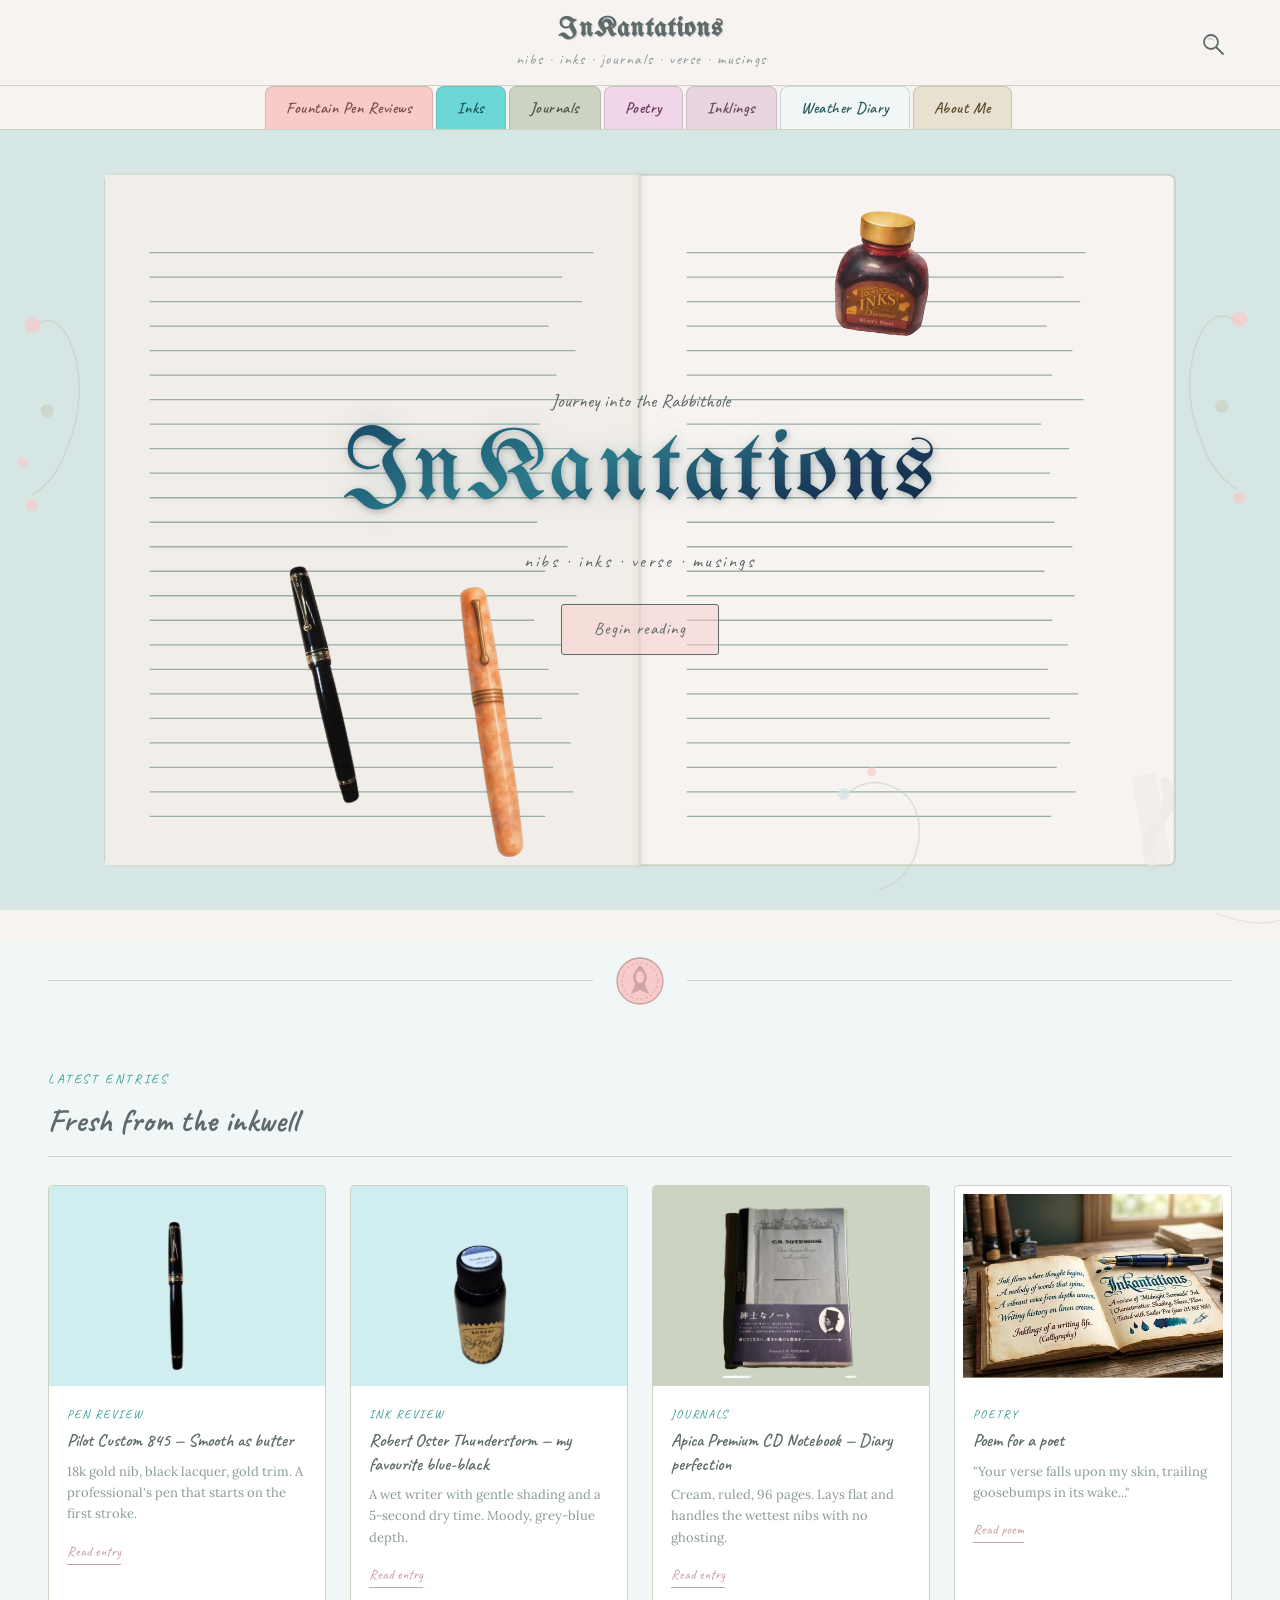
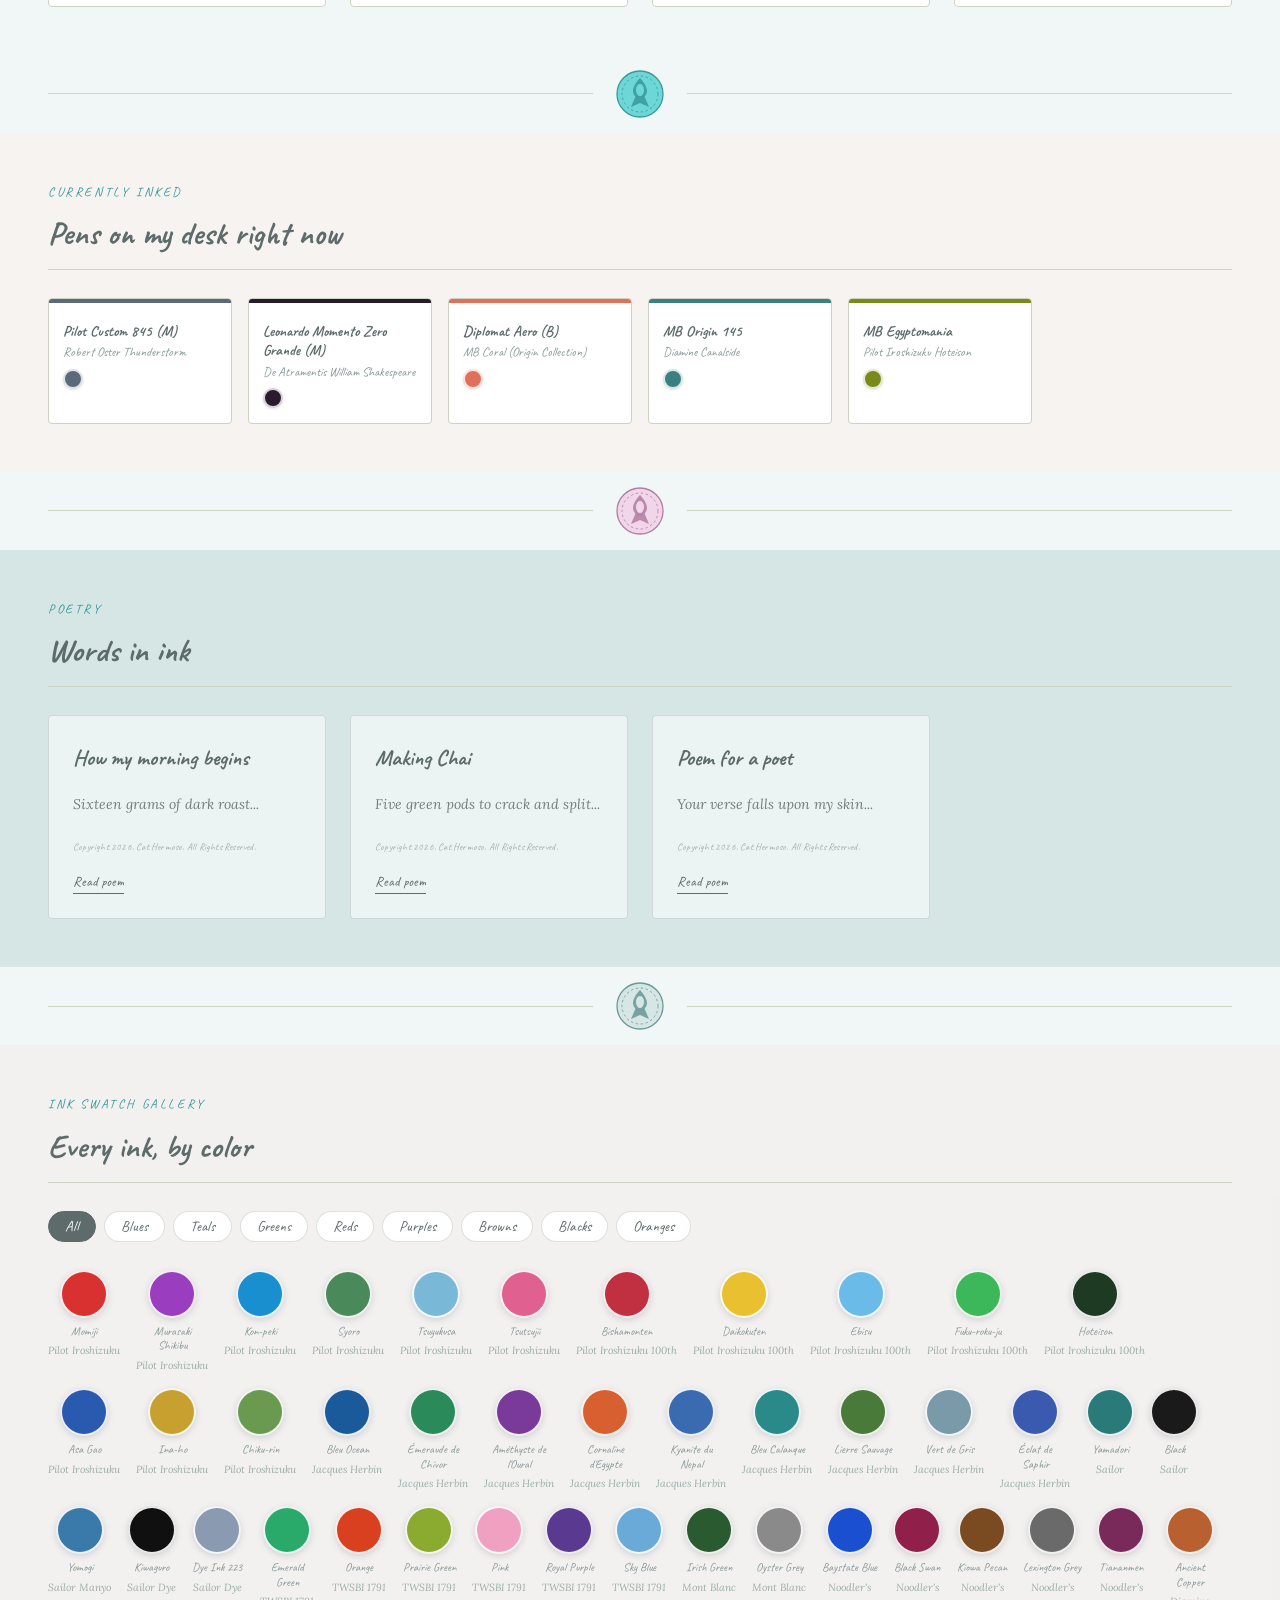
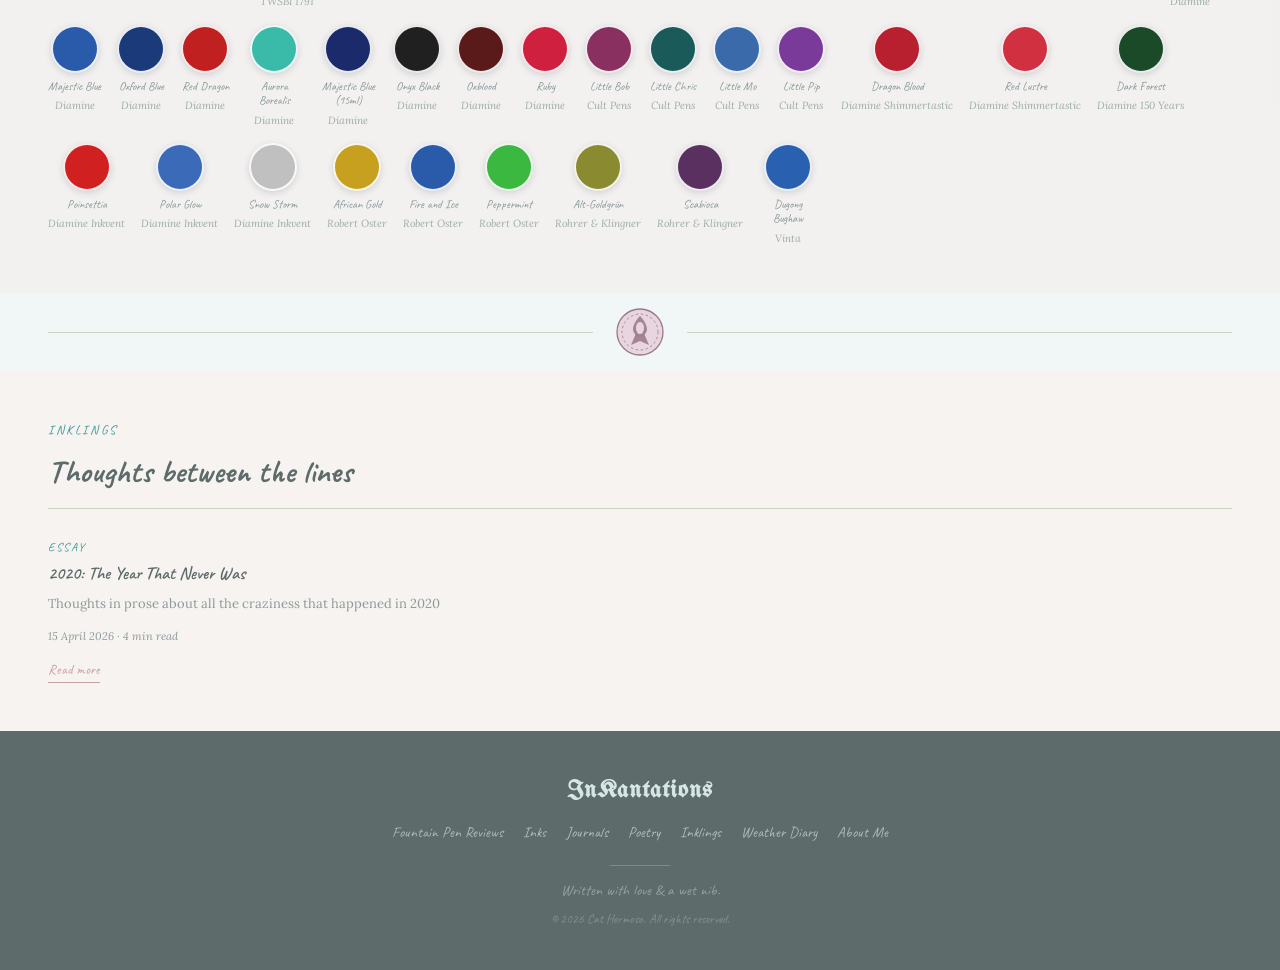
<file: index.html>
<!DOCTYPE html>
<html lang="en">
<head>
  <meta charset="UTF-8">
  <meta name="viewport" content="width=device-width, initial-scale=1.0">
  <title>InKantations — nibs, inks, journals & verse</title>
  <meta name="description" content="A personal journal of fountain pens, inks, journals, poetry and musings by Cat Hermoso.">
  <link rel="stylesheet" href="style.css">
  <link rel="preconnect" href="https://fonts.googleapis.com">
  <link href="https://fonts.googleapis.com/css2?family=UnifrakturMaguntia&family=Pinyon+Script&display=swap" rel="stylesheet">
  <style>
    .swatch-brand {
      font-size: 0.65rem;
      color: #9aada8;
      text-align: center;
      margin-top: 1px;
      font-style: italic;
      line-height: 1.2;
    }
    /* InKantations script styling */
    .site-title {
      font-family: 'UnifrakturMaguntia', cursive !important;
      font-size: 1.7rem !important;
      letter-spacing: 0.04em;
      color: inherit;
      text-shadow: 1px 1px 0px rgba(0,0,0,0.15);
    }
    .footer-logo {
      font-family: 'UnifrakturMaguntia', cursive !important;
      font-size: 1.5rem !important;
      letter-spacing: 0.04em;
    }
  </style>
</head>
<body>

  <!-- ===================== HEADER ===================== -->
  <header class="site-header">
    <div class="header-top">
      <div class="header-spacer"></div>
      <div class="header-title-block">
        <a href="index.html" class="site-title">InKantations</a>
        <div class="site-tagline">nibs · inks · journals · verse · musings</div>
      </div>
      <button class="search-btn" onclick="openSearch()" aria-label="Search">
        <svg viewBox="0 0 26 26" fill="none" stroke="currentColor" stroke-width="1.8" stroke-linecap="round">
          <circle cx="11" cy="11" r="7"/>
          <line x1="16.5" y1="16.5" x2="23" y2="23"/>
          <path d="M8 8 Q11 6 14 9" stroke-width="1" opacity="0.4"/>
        </svg>
      </button>
    </div>
    <nav class="nav-tabs" aria-label="Site categories">
      <a href="category-pens.html"  class="nav-tab tab-pens">Fountain Pen Reviews<span class="sr-only"></span></a>
      <a href="category-inks.html"  class="nav-tab tab-inks">Inks</a>
      <a href="category-jrnl.html"  class="nav-tab tab-jrnl">Journals</a>
      <a href="category-poet.html"  class="nav-tab tab-poet">Poetry</a>
      <a href="category-mean.html"  class="nav-tab tab-mean">Inklings</a>
      <a href="weather-diary.html" class="nav-tab tab-wthr">Weather Diary</a>
      <a href="about.html"          class="nav-tab tab-about">About Me</a>
    </nav>
  </header>

  <!-- ===================== SEARCH OVERLAY ===================== -->
  <div class="search-overlay" id="searchOverlay" role="dialog" aria-modal="true" aria-label="Search">
    <div class="search-box">
      <label for="searchInput">What are you looking for?</label>
      <input class="search-input" id="searchInput" type="text" placeholder="pen name, ink color, poem..." autocomplete="off">
      <button class="search-close" onclick="closeSearch()" aria-label="Close search">&times;</button>
    </div>
  </div>

  <!-- ===================== HERO ===================== -->
  <section class="hero" aria-label="Homepage hero">
    <svg class="hero-art" viewBox="0 0 1200 700" xmlns="http://www.w3.org/2000/svg" preserveAspectRatio="xMidYMid slice" aria-hidden="true">
      <rect width="1200" height="700" fill="#D5E6E5"/>
      <!-- Open journal pages -->
      <rect x="120" y="40" width="960" height="620" rx="6" fill="#F7F3F0" stroke="#CDD3C2" stroke-width="2"/>
      <rect x="120" y="40" width="480" height="620" fill="#F1EDE8"/>
      <!-- Spine -->
      <line x1="600" y1="40" x2="600" y2="660" stroke="#CDD3C2" stroke-width="3" opacity="0.5"/>
      <line x1="600" y1="40" x2="600" y2="660" stroke="#CDD3C2" stroke-width="12" opacity="0.12"/>
      <!-- Left page lines -->
      <line x1="160" y1="110" x2="558" y2="110" stroke="#9aada8" stroke-width="1.2" opacity="1"/>
      <line x1="160" y1="132" x2="530" y2="132" stroke="#9aada8" stroke-width="1.2" opacity="1"/>
      <line x1="160" y1="154" x2="548" y2="154" stroke="#9aada8" stroke-width="1.2" opacity="1"/>
      <line x1="160" y1="176" x2="518" y2="176" stroke="#9aada8" stroke-width="1.2" opacity="1"/>
      <line x1="160" y1="198" x2="542" y2="198" stroke="#9aada8" stroke-width="1.2" opacity="1"/>
      <line x1="160" y1="220" x2="525" y2="220" stroke="#9aada8" stroke-width="1.2" opacity="1"/>
      <line x1="160" y1="242" x2="550" y2="242" stroke="#9aada8" stroke-width="1.2" opacity="1"/>
      <line x1="160" y1="264" x2="510" y2="264" stroke="#9aada8" stroke-width="1.2" opacity="1"/>
      <line x1="160" y1="286" x2="538" y2="286" stroke="#9aada8" stroke-width="1.2" opacity="1"/>
      <line x1="160" y1="308" x2="520" y2="308" stroke="#9aada8" stroke-width="1.2" opacity="1"/>
      <line x1="160" y1="330" x2="546" y2="330" stroke="#9aada8" stroke-width="1.2" opacity="1"/>
      <line x1="160" y1="352" x2="508" y2="352" stroke="#9aada8" stroke-width="1.2" opacity="1"/>
      <line x1="160" y1="374" x2="535" y2="374" stroke="#9aada8" stroke-width="1.2" opacity="1"/>
      <line x1="160" y1="396" x2="515" y2="396" stroke="#9aada8" stroke-width="1.2" opacity="1"/>
      <line x1="160" y1="418" x2="543" y2="418" stroke="#9aada8" stroke-width="1.2" opacity="1"/>
      <line x1="160" y1="440" x2="505" y2="440" stroke="#9aada8" stroke-width="1.2" opacity="1"/>
      <line x1="160" y1="462" x2="530" y2="462" stroke="#9aada8" stroke-width="1.2" opacity="1"/>
      <line x1="160" y1="484" x2="518" y2="484" stroke="#9aada8" stroke-width="1.2" opacity="1"/>
      <line x1="160" y1="506" x2="545" y2="506" stroke="#9aada8" stroke-width="1.2" opacity="1"/>
      <line x1="160" y1="528" x2="512" y2="528" stroke="#9aada8" stroke-width="1.2" opacity="1"/>
      <line x1="160" y1="550" x2="538" y2="550" stroke="#9aada8" stroke-width="1.2" opacity="1"/>
      <line x1="160" y1="572" x2="522" y2="572" stroke="#9aada8" stroke-width="1.2" opacity="1"/>
      <line x1="160" y1="594" x2="540" y2="594" stroke="#9aada8" stroke-width="1.2" opacity="1"/>
      <line x1="160" y1="616" x2="515" y2="616" stroke="#9aada8" stroke-width="1.2" opacity="1"/>
      <!-- Right page lines -->
      <line x1="642" y1="110" x2="1000" y2="110" stroke="#9aada8" stroke-width="1.2" opacity="1"/>
      <line x1="642" y1="132" x2="980" y2="132" stroke="#9aada8" stroke-width="1.2" opacity="1"/>
      <line x1="642" y1="154" x2="995" y2="154" stroke="#9aada8" stroke-width="1.2" opacity="1"/>
      <line x1="642" y1="176" x2="965" y2="176" stroke="#9aada8" stroke-width="1.2" opacity="1"/>
      <line x1="642" y1="198" x2="988" y2="198" stroke="#9aada8" stroke-width="1.2" opacity="1"/>
      <line x1="642" y1="220" x2="970" y2="220" stroke="#9aada8" stroke-width="1.2" opacity="1"/>
      <line x1="642" y1="242" x2="998" y2="242" stroke="#9aada8" stroke-width="1.2" opacity="1"/>
      <line x1="642" y1="264" x2="960" y2="264" stroke="#9aada8" stroke-width="1.2" opacity="1"/>
      <line x1="642" y1="286" x2="985" y2="286" stroke="#9aada8" stroke-width="1.2" opacity="1"/>
      <line x1="642" y1="308" x2="968" y2="308" stroke="#9aada8" stroke-width="1.2" opacity="1"/>
      <line x1="642" y1="330" x2="992" y2="330" stroke="#9aada8" stroke-width="1.2" opacity="1"/>
      <line x1="642" y1="352" x2="972" y2="352" stroke="#9aada8" stroke-width="1.2" opacity="1"/>
      <line x1="642" y1="374" x2="988" y2="374" stroke="#9aada8" stroke-width="1.2" opacity="1"/>
      <line x1="642" y1="396" x2="963" y2="396" stroke="#9aada8" stroke-width="1.2" opacity="1"/>
      <line x1="642" y1="418" x2="990" y2="418" stroke="#9aada8" stroke-width="1.2" opacity="1"/>
      <line x1="642" y1="440" x2="970" y2="440" stroke="#9aada8" stroke-width="1.2" opacity="1"/>
      <line x1="642" y1="462" x2="984" y2="462" stroke="#9aada8" stroke-width="1.2" opacity="1"/>
      <line x1="642" y1="484" x2="966" y2="484" stroke="#9aada8" stroke-width="1.2" opacity="1"/>
      <line x1="642" y1="506" x2="993" y2="506" stroke="#9aada8" stroke-width="1.2" opacity="1"/>
      <line x1="642" y1="528" x2="968" y2="528" stroke="#9aada8" stroke-width="1.2" opacity="1"/>
      <line x1="642" y1="550" x2="986" y2="550" stroke="#9aada8" stroke-width="1.2" opacity="1"/>
      <line x1="642" y1="572" x2="974" y2="572" stroke="#9aada8" stroke-width="1.2" opacity="1"/>
      <line x1="642" y1="594" x2="991" y2="594" stroke="#9aada8" stroke-width="1.2" opacity="1"/>
      <line x1="642" y1="616" x2="969" y2="616" stroke="#9aada8" stroke-width="1.2" opacity="1"/>
      <!-- Page-turning curl right -->
      <path d="M 1060 660 Q 1050 640 1065 622 Q 1080 604 1072 586" stroke="#CDD3C2" stroke-width="10" fill="none" opacity="0.2" stroke-linecap="round"/>
      <rect x="1048" y="578" width="22" height="82" rx="3" fill="#F1EDE8" opacity="0.65" transform="rotate(-10 1059 619)"/>
      <!-- Pilot Custom 845 photo on left journal page -->
      <image href="pilot_custom_845.png" x="230" y="300" width="200" height="360" transform="rotate(-12, 330, 480)" opacity="0.95"/>
      <!-- Writer's Blood ink bottle above Angel Skin on right journal page -->
      <image href="writersbloodink.png" x="755" y="60" width="130" height="150" transform="rotate(6, 820, 135)" opacity="0.95"/>
      <!-- Angel Skin pen photo beside Pilot Custom 845 on left journal page -->
      <image href="angelskin.png" x="370" y="340" width="195" height="390" transform="rotate(10, 468, 535)" opacity="0.95"/>
      <!-- Botanical flourishes — left margin -->
      <path d="M 50 180 Q 78 155 92 200 Q 104 240 86 285 Q 76 315 54 328" stroke="#CDD3C2" stroke-width="1.5" fill="none" opacity="0.75"/>
      <circle cx="55" cy="175" r="7" fill="#F7CBCA" opacity="0.75"/>
      <circle cx="38" cy="200" r="5" fill="#D5E6E5" opacity="0.8"/>
      <circle cx="68" cy="252" r="6" fill="#CDD3C2" opacity="0.75"/>
      <circle cx="46" cy="298" r="4.5" fill="#F7CBCA" opacity="0.65"/>
      <path d="M 52 340 Q 72 325 88 352 Q 100 376 88 408 Q 80 430 60 438" stroke="#D5E6E5" stroke-width="1.3" fill="none" opacity="0.85"/>
      <circle cx="54" cy="337" r="5.5" fill="#F7CBCA" opacity="0.72"/>
      <!-- Botanical flourishes — right margin -->
      <path d="M 1140 175 Q 1112 152 1098 196 Q 1086 236 1104 280 Q 1114 310 1136 322" stroke="#CDD3C2" stroke-width="1.5" fill="none" opacity="0.75"/>
      <circle cx="1138" cy="170" r="7" fill="#F7CBCA" opacity="0.75"/>
      <circle cx="1155" cy="196" r="5" fill="#D5E6E5" opacity="0.8"/>
      <circle cx="1122" cy="248" r="6" fill="#CDD3C2" opacity="0.75"/>
      <path d="M 1140 335 Q 1120 322 1105 348 Q 1094 372 1106 404 Q 1114 426 1132 434" stroke="#D5E6E5" stroke-width="1.3" fill="none" opacity="0.85"/>
      <circle cx="1138" cy="330" r="5.5" fill="#F7CBCA" opacity="0.72"/>
      <!-- Bottom botanicals -->
      <path d="M 780 600 Q 810 572 840 598 Q 858 620 846 654 Q 836 675 814 682" stroke="#CDD3C2" stroke-width="1.3" fill="none" opacity="0.65"/>
      <circle cx="783" cy="596" r="5.5" fill="#D5E6E5" opacity="0.78"/>
      <circle cx="808" cy="576" r="4" fill="#F7CBCA" opacity="0.68"/>
    </svg>

    <div class="hero-content">
      <p class="hero-kicker">Journey into the Rabbithole</p>
      <h1 class="hero-title" style="
        font-family: 'UnifrakturMaguntia', cursive;
        font-size: clamp(3.4rem, 9vw, 6.2rem);
        font-weight: 400;
        line-height: 1.0;
        letter-spacing: 0.03em;
        margin: 0 0 0.25em;
        background: linear-gradient(160deg, #1a4a6a 0%, #2a7a8a 40%, #1a3a5a 75%, #0d2a40 100%);
        -webkit-background-clip: text;
        -webkit-text-fill-color: transparent;
        background-clip: text;
        filter: drop-shadow(1px 2px 3px rgba(0,0,0,0.25)) drop-shadow(0 0 12px rgba(42,122,138,0.18));
      ">InKantations</h1>
      <p class="hero-sub">nibs · inks · verse · musings</p>
      <a href="#latest" class="hero-cta">Begin reading</a>
    </div>
  </section>

  <!-- Page turn -->
  <div class="page-turn">
    <svg width="100%" height="32" viewBox="0 0 1200 32" preserveAspectRatio="none" aria-hidden="true">
      <path d="M0,0 L1200,0 L1200,32 Q1050,8 900,20 Q750,32 600,16 Q450,0 300,22 Q150,32 0,14 Z" fill="#F7F3F0"/>
      <path d="M1140,3 Q1175,18 1200,10" stroke="#CDD3C2" stroke-width="1.2" fill="none" opacity="0.5"/>
    </svg>
  </div>

  <!-- ===================== SEAL DIVIDER — BLUSH (Fountain Pen Reviews) ===================== -->
  <div class="seal-divider" aria-hidden="true">
    <div class="seal-line"></div>
    <svg class="seal-svg" width="54" height="54" viewBox="0 0 54 54">
      <circle cx="27" cy="27" r="23" fill="#F7CBCA" stroke="#c9a0a0" stroke-width="1.3"/>
      <circle cx="27" cy="27" r="18" fill="none" stroke="#c9a0a0" stroke-width="0.8" stroke-dasharray="2.5,2.5"/>
      <path d="M27 11 C27 11 20 18 20 24 C20 26.5 21.2 28.5 22.5 29.5 L18 40 L27 36 L36 40 L31.5 29.5 C32.8 28.5 34 26.5 34 24 C34 18 27 11 27 11Z" fill="#c9a0a0" opacity="0.88"/>
      <ellipse cx="27" cy="23" rx="4.5" ry="6.5" fill="#F7CBCA" stroke="#c9a0a0" stroke-width="0.8"/>
      <path d="M22.5 29.5 Q27 33 31.5 29.5" stroke="#c9a0a0" stroke-width="0.8" fill="none"/>
    </svg>
    <div class="seal-line"></div>
  </div>

  <!-- ===================== LATEST ENTRIES ===================== -->
  <section class="section" id="latest" aria-labelledby="latest-title">
    <p class="section-kicker">Latest entries</p>
    <h2 class="section-title" id="latest-title">Fresh from the inkwell</h2>


<div class="card-grid">

      <!-- Entry 1: Pen Review -->
      <article class="card">
        <div class="card-thumb" style="background:#D0EEF0;">
          <img src="pilot_custom_845.png" alt="Pilot Custom 845 fountain pen"/>
        </div>
        <div class="card-body">
          <div class="card-tag">Pen Review</div>
          <h3 class="card-title">Pilot Custom 845 — Smooth as butter</h3>
          <p class="card-excerpt">18k gold nib, black lacquer, gold trim. A professional's pen that starts on the first stroke.</p>
          <!-- Update the link below to your new pen category page -->
          <a href="category-pens.html" class="read-link">Read entry</a>
        </div>
      </article>

      <!-- Entry 2: Ink Review -->
      <article class="card">
        <div class="card-thumb" style="background:#D0EEF0;">
          <img src="oster_thunderstorm.png" alt="Robert Oster Thunderstorm ink bottle"/>
        </div>
        <div class="card-body">
          <div class="card-tag">Ink Review</div>
          <h3 class="card-title">Robert Oster Thunderstorm — my favourite blue-black</h3>
          <p class="card-excerpt">A wet writer with gentle shading and a 5-second dry time. Moody, grey-blue depth.</p>
          <!-- Update the link below to your new ink category page -->
          <a href="category-inks.html" class="read-link">Read entry</a>
        </div>
      </article>

      <!-- Entry 3: Journal Review -->
      <article class="card">
        <div class="card-thumb" style="background:#CDD3C2;">
           <img src="apica_notebook.png" alt="Apica Premium CD Notebook"/>
        </div>
        <div class="card-body">
          <div class="card-tag">Journals</div>
          <h3 class="card-title">Apica Premium CD Notebook — Diary perfection</h3>
          <p class="card-excerpt">Cream, ruled, 96 pages. Lays flat and handles the wettest nibs with no ghosting.</p>
          <!-- Update the link below to your new journal category page -->
          <a href="category-jrnl.html" class="read-link">Read entry</a>
        </div>
      </article>

      <!-- Entry 4: Poetry -->
      <article class="card">
        <div class="card-thumb" style="padding:0; overflow:hidden;">
          <img src="poetrycardthumb.webp" alt="Open journal with InKantations logo and fountain pen on a wooden desk" style="width:100%; height:100%; object-fit:cover; display:block;"/>
        </div>
        <div class="card-body">
          <div class="card-tag">Poetry</div>
          <h3 class="card-title">Poem for a poet</h3>
          <p class="card-excerpt">"Your verse falls upon my skin, trailing goosebumps in its wake..."</p>
          <a href="category-poet.html" class="read-link">Read poem</a>
        </div>
      </article>

    </div>
 </section>

  <!-- ===================== SEAL DIVIDER — TEAL (Currently Inked) ===================== -->
  <div class="seal-divider" aria-hidden="true">
    <div class="seal-line"></div>
    <svg class="seal-svg" width="54" height="54" viewBox="0 0 54 54">
      <circle cx="27" cy="27" r="23" fill="#6DD7D8" stroke="#3a9a9a" stroke-width="1.3"/>
      <circle cx="27" cy="27" r="18" fill="none" stroke="#3a9a9a" stroke-width="0.8" stroke-dasharray="2.5,2.5"/>
      <path d="M27 11 C27 11 20 18 20 24 C20 26.5 21.2 28.5 22.5 29.5 L18 40 L27 36 L36 40 L31.5 29.5 C32.8 28.5 34 26.5 34 24 C34 18 27 11 27 11Z" fill="#3a9a9a" opacity="0.88"/>
      <ellipse cx="27" cy="23" rx="4.5" ry="6.5" fill="#6DD7D8" stroke="#3a9a9a" stroke-width="0.8"/>
      <path d="M22.5 29.5 Q27 33 31.5 29.5" stroke="#3a9a9a" stroke-width="0.8" fill="none"/>
    </svg>
    <div class="seal-line"></div>
  </div>

  <!-- ===================== CURRENTLY INKED ===================== -->
  <section class="section section-alt" aria-labelledby="ci-title">
    <p class="section-kicker">Currently inked</p>
    <h2 class="section-title" id="ci-title">Pens on my desk right now</h2>

    <div class="ci-grid">
      <div class="ci-card">
        <div class="ci-bar" style="background:#5a6a7a;"></div>
        <div class="ci-pen">Pilot Custom 845 (M)</div>
        <div class="ci-ink">Robert Oster Thunderstorm</div>
        <div class="ci-swatch" style="background:#5a6a7a;" title="Robert Oster Thunderstorm"></div>
      </div>
      <div class="ci-card">
        <div class="ci-bar" style="background:#2a1a2e;"></div>
        <div class="ci-pen">Leonardo Momento Zero Grande (M)</div>
        <div class="ci-ink">De Atramentis William Shakespeare</div>
        <div class="ci-swatch" style="background:#2a1a2e;" title="De Atramentis William Shakespeare"></div>
      </div>
      <div class="ci-card">
        <div class="ci-bar" style="background:#e0705a;"></div>
        <div class="ci-pen">Diplomat Aero (B)</div>
        <div class="ci-ink">MB Coral (Origin Collection)</div>
        <div class="ci-swatch" style="background:#e0705a;" title="MB Coral"></div>
      </div>
      <div class="ci-card">
        <div class="ci-bar" style="background:#3a8080;"></div>
        <div class="ci-pen">MB Origin 145</div>
        <div class="ci-ink">Diamine Canalside</div>
        <div class="ci-swatch" style="background:#3a8080;" title="Diamine Canalside"></div>
      </div>
      <div class="ci-card">
        <div class="ci-bar" style="background:#7a8a1a;"></div>
        <div class="ci-pen">MB Egyptomania</div>
        <div class="ci-ink">Pilot Iroshizuku Hoteison</div>
        <div class="ci-swatch" style="background:#7a8a1a;" title="Pilot Iroshizuku Hoteison"></div>
      </div>
    </div>
  </section>

  <!-- ===================== SEAL DIVIDER — PINK (Poetry) ===================== -->
  <div class="seal-divider" aria-hidden="true">
    <div class="seal-line"></div>
    <svg class="seal-svg" width="54" height="54" viewBox="0 0 54 54">
      <circle cx="27" cy="27" r="23" fill="#f0d6e8" stroke="#b080a0" stroke-width="1.3"/>
      <circle cx="27" cy="27" r="18" fill="none" stroke="#b080a0" stroke-width="0.8" stroke-dasharray="2.5,2.5"/>
      <path d="M27 11 C27 11 20 18 20 24 C20 26.5 21.2 28.5 22.5 29.5 L18 40 L27 36 L36 40 L31.5 29.5 C32.8 28.5 34 26.5 34 24 C34 18 27 11 27 11Z" fill="#b080a0" opacity="0.88"/>
      <ellipse cx="27" cy="23" rx="4.5" ry="6.5" fill="#f0d6e8" stroke="#b080a0" stroke-width="0.8"/>
      <path d="M22.5 29.5 Q27 33 31.5 29.5" stroke="#b080a0" stroke-width="0.8" fill="none"/>
    </svg>
    <div class="seal-line"></div>
  </div>

  <!-- ===================== POETRY ===================== -->
  <section class="section section-teal" aria-labelledby="poetry-title">
    <p class="section-kicker">Poetry</p>
    <h2 class="section-title" id="poetry-title">Words in ink</h2>
   
    <div class="poem-grid">

      <!-- Poem 1: How my morning begins -->
      <div class="poem-card">
        <h3 class="poem-title">How my morning begins</h3>
        <p class="poem-lines">
          Sixteen grams of dark roast...
        </p>
        <p class="poem-copyright">Copyright 2026. Cat Hermoso. All Rights Reserved.</p>
        <p style="margin-top:0.75rem;">
          <!-- LINK UPDATED BELOW -->
          <a href="category-poet.html#poem-morning" class="read-link" style="color:#5D6B6B; border-bottom-color:#5D6B6B;">Read poem</a>
        </p>
      </div>

      <!-- Poem 2: Making Chai -->
      <div class="poem-card">
        <h3 class="poem-title">Making Chai</h3>
        <p class="poem-lines">
          Five green pods to crack and split...
        </p>
        <p class="poem-copyright">Copyright 2026. Cat Hermoso. All Rights Reserved.</p>
        <p style="margin-top:0.75rem;">
          <!-- LINK UPDATED BELOW -->
          <a href="category-poet.html#poem-chai" class="read-link" style="color:#5D6B6B; border-bottom-color:#5D6B6B;">Read poem</a>
        </p>
      </div>

      <!-- Poem 3: Poem for a poet -->
      <div class="poem-card">
        <h3 class="poem-title">Poem for a poet</h3>
        <p class="poem-lines">
          Your verse falls upon my skin...
        </p>
        <p class="poem-copyright">Copyright 2026. Cat Hermoso. All Rights Reserved.</p>
        <p style="margin-top:0.75rem;">
          <!-- LINK UPDATED BELOW -->
          <a href="category-poet.html#poem-poet" class="read-link" style="color:#5D6B6B; border-bottom-color:#5D6B6B;">Read poem</a>
        </p>
      </div>

    </div>
  </section>

  <!-- ===================== SEAL DIVIDER — MIST (Ink Gallery) ===================== -->
  <div class="seal-divider" aria-hidden="true">
    <div class="seal-line"></div>
    <svg class="seal-svg" width="54" height="54" viewBox="0 0 54 54">
      <circle cx="27" cy="27" r="23" fill="#D5E6E5" stroke="#6a9a9a" stroke-width="1.3"/>
      <circle cx="27" cy="27" r="18" fill="none" stroke="#6a9a9a" stroke-width="0.8" stroke-dasharray="2.5,2.5"/>
      <path d="M27 11 C27 11 20 18 20 24 C20 26.5 21.2 28.5 22.5 29.5 L18 40 L27 36 L36 40 L31.5 29.5 C32.8 28.5 34 26.5 34 24 C34 18 27 11 27 11Z" fill="#6a9a9a" opacity="0.88"/>
      <ellipse cx="27" cy="23" rx="4.5" ry="6.5" fill="#D5E6E5" stroke="#6a9a9a" stroke-width="0.8"/>
      <path d="M22.5 29.5 Q27 33 31.5 29.5" stroke="#6a9a9a" stroke-width="0.8" fill="none"/>
    </svg>
    <div class="seal-line"></div>
  </div>

  <!-- ===================== INK SWATCH GALLERY ===================== -->
  <section class="section section-blush" aria-labelledby="swatches-title">
    <p class="section-kicker">Ink swatch gallery</p>
    <h2 class="section-title" id="swatches-title">Every ink, by color</h2>

    <div class="swatch-filters" role="group" aria-label="Filter ink swatches by color family">
      <button class="swatch-filter active" onclick="filterSwatches('all', this)">All</button>
      <button class="swatch-filter" onclick="filterSwatches('blues', this)">Blues</button>
      <button class="swatch-filter" onclick="filterSwatches('teals', this)">Teals</button>
      <button class="swatch-filter" onclick="filterSwatches('greens', this)">Greens</button>
      <button class="swatch-filter" onclick="filterSwatches('reds', this)">Reds</button>
      <button class="swatch-filter" onclick="filterSwatches('purples', this)">Purples</button>
      <button class="swatch-filter" onclick="filterSwatches('browns', this)">Browns</button>
      <button class="swatch-filter" onclick="filterSwatches('blacks', this)">Blacks</button>
      <button class="swatch-filter" onclick="filterSwatches('oranges', this)">Oranges</button>
    </div>

    <div class="swatch-gallery" id="swatchGallery">
      <!-- PILOT IROSHIZUKU -->
      <div class="swatch-item" data-family="reds"><div class="swatch-circle" style="background:#d93030;" title="Pilot Iroshizuku · Momiji · Bright Red"></div><div class="swatch-name">Momiji</div><div class="swatch-brand">Pilot Iroshizuku</div></div>
      <div class="swatch-item" data-family="purples"><div class="swatch-circle" style="background:#9b3dbf;" title="Pilot Iroshizuku · Murasaki Shikibu · Bright Purple"></div><div class="swatch-name">Murasaki Shikibu</div><div class="swatch-brand">Pilot Iroshizuku</div></div>
      <div class="swatch-item" data-family="blues"><div class="swatch-circle" style="background:#1a8fcf;" title="Pilot Iroshizuku · Kon-peki · Bright Blue"></div><div class="swatch-name">Kon-peki</div><div class="swatch-brand">Pilot Iroshizuku</div></div>
      <div class="swatch-item" data-family="greens"><div class="swatch-circle" style="background:#4a8a5a;" title="Pilot Iroshizuku · Syoro · Shading Green"></div><div class="swatch-name">Syoro</div><div class="swatch-brand">Pilot Iroshizuku</div></div>
      <div class="swatch-item" data-family="blues"><div class="swatch-circle" style="background:#7ab8d8;" title="Pilot Iroshizuku · Tsuyukusa · Shading Light Blue"></div><div class="swatch-name">Tsuyukusa</div><div class="swatch-brand">Pilot Iroshizuku</div></div>
      <div class="swatch-item" data-family="reds"><div class="swatch-circle" style="background:#e06090;" title="Pilot Iroshizuku · Tsutsujii · Sheen Pink"></div><div class="swatch-name">Tsutsujii</div><div class="swatch-brand">Pilot Iroshizuku</div></div>
      <!-- PILOT IROSHIZUKU 100TH ANNIVERSARY -->
      <div class="swatch-item" data-family="reds"><div class="swatch-circle" style="background:#c03040;" title="Pilot Iroshizuku 100th Anniversary · Bishamonten · Sheen Red"></div><div class="swatch-name">Bishamonten</div><div class="swatch-brand">Pilot Iroshizuku 100th</div></div>
      <div class="swatch-item" data-family="oranges"><div class="swatch-circle" style="background:#e8c030;" title="Pilot Iroshizuku 100th Anniversary · Daikokuten · Bright Yellow"></div><div class="swatch-name">Daikokuten</div><div class="swatch-brand">Pilot Iroshizuku 100th</div></div>
      <div class="swatch-item" data-family="blues"><div class="swatch-circle" style="background:#6abbe8;" title="Pilot Iroshizuku 100th Anniversary · Ebisu · Sky Blue"></div><div class="swatch-name">Ebisu</div><div class="swatch-brand">Pilot Iroshizuku 100th</div></div>
      <div class="swatch-item" data-family="greens"><div class="swatch-circle" style="background:#3cb85a;" title="Pilot Iroshizuku 100th Anniversary · Fuku-roku-ju · Bright Green"></div><div class="swatch-name">Fuku-roku-ju</div><div class="swatch-brand">Pilot Iroshizuku 100th</div></div>
      <div class="swatch-item" data-family="blacks"><div class="swatch-circle" style="background:#1e3a22;" title="Pilot Iroshizuku 100th Anniversary · Hoteison · Dark Green Black"></div><div class="swatch-name">Hoteison</div><div class="swatch-brand">Pilot Iroshizuku 100th</div></div>
      <!-- PILOT IROSHIZUKU 15 ML -->
      <div class="swatch-item" data-family="blues"><div class="swatch-circle" style="background:#2a5ab0;" title="Pilot Iroshizuku · Asa Gao · Red Sheen Blue"></div><div class="swatch-name">Asa Gao</div><div class="swatch-brand">Pilot Iroshizuku</div></div>
      <div class="swatch-item" data-family="oranges"><div class="swatch-circle" style="background:#c8a030;" title="Pilot Iroshizuku · Ina-ho · Shading Dark Yellow"></div><div class="swatch-name">Ina-ho</div><div class="swatch-brand">Pilot Iroshizuku</div></div>
      <div class="swatch-item" data-family="greens"><div class="swatch-circle" style="background:#6a9a50;" title="Pilot Iroshizuku · Chiku-rin · Shading Bamboo Green"></div><div class="swatch-name">Chiku-rin</div><div class="swatch-brand">Pilot Iroshizuku</div></div>
      <!-- JACQUES HERBIN -->
      <div class="swatch-item" data-family="blues"><div class="swatch-circle" style="background:#1a5a9a;" title="Jacques Herbin · Bleu Ocean · Gold Shimmer Blue"></div><div class="swatch-name">Bleu Ocean</div><div class="swatch-brand">Jacques Herbin</div></div>
      <div class="swatch-item" data-family="greens"><div class="swatch-circle" style="background:#2a8a5a;" title="Jacques Herbin · Emeraude de Chivor · Gold Shimmer Green"></div><div class="swatch-name">Émeraude de Chivor</div><div class="swatch-brand">Jacques Herbin</div></div>
      <div class="swatch-item" data-family="purples"><div class="swatch-circle" style="background:#7a3a9a;" title="Jacques Herbin · Améthyste de l'Oural · Silver Shimmer Purple"></div><div class="swatch-name">Améthyste de l'Oural</div><div class="swatch-brand">Jacques Herbin</div></div>
      <div class="swatch-item" data-family="oranges"><div class="swatch-circle" style="background:#d86030;" title="Jacques Herbin · Cornaline d'Egypte · Silver Shimmer Orange"></div><div class="swatch-name">Cornaline d'Egypte</div><div class="swatch-brand">Jacques Herbin</div></div>
      <div class="swatch-item" data-family="blues"><div class="swatch-circle" style="background:#3a6ab0;" title="Jacques Herbin · Kyanite du Nepal · Silver Shimmer Blue"></div><div class="swatch-name">Kyanite du Nepal</div><div class="swatch-brand">Jacques Herbin</div></div>
      <div class="swatch-item" data-family="teals"><div class="swatch-circle" style="background:#2a8a8a;" title="Jacques Herbin · Bleu Calanque · Shading Teal"></div><div class="swatch-name">Bleu Calanque</div><div class="swatch-brand">Jacques Herbin</div></div>
      <div class="swatch-item" data-family="greens"><div class="swatch-circle" style="background:#4a7a3a;" title="Jacques Herbin · Lierre Sauvage · Shading Green"></div><div class="swatch-name">Lierre Sauvage</div><div class="swatch-brand">Jacques Herbin</div></div>
      <div class="swatch-item" data-family="blues"><div class="swatch-circle" style="background:#7a9aaa;" title="Jacques Herbin · Vert de Gris · Shading Blue Grey"></div><div class="swatch-name">Vert de Gris</div><div class="swatch-brand">Jacques Herbin</div></div>
      <div class="swatch-item" data-family="purples"><div class="swatch-circle" style="background:#3a5ab0;" title="Jacques Herbin · Eclat de Saphir · Bright Blue Purple"></div><div class="swatch-name">Éclat de Saphir</div><div class="swatch-brand">Jacques Herbin</div></div>
      <!-- SAILOR INKS -->
      <div class="swatch-item" data-family="teals"><div class="swatch-circle" style="background:#2a7a7a;" title="Sailor · Yamadori · Red Sheen Teal"></div><div class="swatch-name">Yamadori</div><div class="swatch-brand">Sailor</div></div>
      <div class="swatch-item" data-family="blacks"><div class="swatch-circle" style="background:#1a1a1a;" title="Sailor · Black · Saturated Black"></div><div class="swatch-name">Black</div><div class="swatch-brand">Sailor</div></div>
      <!-- SAILOR MANYO -->
      <div class="swatch-item" data-family="blues"><div class="swatch-circle" style="background:#3a7aaa;" title="Sailor Manyo · Yomogi · Shading Blue"></div><div class="swatch-name">Yomogi</div><div class="swatch-brand">Sailor Manyo</div></div>
      <!-- SAILOR DYE -->
      <div class="swatch-item" data-family="blacks"><div class="swatch-circle" style="background:#101010;" title="Sailor Dye Ink · Kiwaguro · Matte Black"></div><div class="swatch-name">Kiwaguro</div><div class="swatch-brand">Sailor Dye</div></div>
      <div class="swatch-item" data-family="blues"><div class="swatch-circle" style="background:#8a9ab0;" title="Sailor Dye Ink · Dye Ink 223 · Shading Gray Blue"></div><div class="swatch-name">Dye Ink 223</div><div class="swatch-brand">Sailor Dye</div></div>
      <!-- TWSBI 1791 -->
      <div class="swatch-item" data-family="greens"><div class="swatch-circle" style="background:#2aaa6a;" title="TWSBI 1791 · Emerald Green · Shading"></div><div class="swatch-name">Emerald Green</div><div class="swatch-brand">TWSBI 1791</div></div>
      <div class="swatch-item" data-family="oranges"><div class="swatch-circle" style="background:#d84020;" title="TWSBI 1791 · Orange · Red Orange"></div><div class="swatch-name">Orange</div><div class="swatch-brand">TWSBI 1791</div></div>
      <div class="swatch-item" data-family="greens"><div class="swatch-circle" style="background:#8aaa30;" title="TWSBI 1791 · Prairie Green · Shading Yellow Green"></div><div class="swatch-name">Prairie Green</div><div class="swatch-brand">TWSBI 1791</div></div>
      <div class="swatch-item" data-family="reds"><div class="swatch-circle" style="background:#f0a0c0;" title="TWSBI 1791 · Pink · Bright Pink"></div><div class="swatch-name">Pink</div><div class="swatch-brand">TWSBI 1791</div></div>
      <div class="swatch-item" data-family="purples"><div class="swatch-circle" style="background:#5a3a90;" title="TWSBI 1791 · Royal Purple"></div><div class="swatch-name">Royal Purple</div><div class="swatch-brand">TWSBI 1791</div></div>
      <div class="swatch-item" data-family="blues"><div class="swatch-circle" style="background:#6aaad8;" title="TWSBI 1791 · Sky Blue"></div><div class="swatch-name">Sky Blue</div><div class="swatch-brand">TWSBI 1791</div></div>
      <!-- MONT BLANC -->
      <div class="swatch-item" data-family="greens"><div class="swatch-circle" style="background:#2a5a30;" title="Mont Blanc · Irish Green · Shading Dark Green"></div><div class="swatch-name">Irish Green</div><div class="swatch-brand">Mont Blanc</div></div>
      <div class="swatch-item" data-family="blacks"><div class="swatch-circle" style="background:#8a8a8a;" title="Mont Blanc · Oyster Grey · Shading Grey"></div><div class="swatch-name">Oyster Grey</div><div class="swatch-brand">Mont Blanc</div></div>
      <!-- NOODLER'S -->
      <div class="swatch-item" data-family="blues"><div class="swatch-circle" style="background:#1a50d0;" title="Noodler's · Baystate Blue · Permanent Blue"></div><div class="swatch-name">Baystate Blue</div><div class="swatch-brand">Noodler's</div></div>
      <div class="swatch-item" data-family="purples"><div class="swatch-circle" style="background:#90204a;" title="Noodler's · Black Swan in Australian Roses · Saturated Red Violet"></div><div class="swatch-name">Black Swan</div><div class="swatch-brand">Noodler's</div></div>
      <div class="swatch-item" data-family="browns"><div class="swatch-circle" style="background:#7a4a20;" title="Noodler's · Kiowa Pecan · Saturated Brown"></div><div class="swatch-name">Kiowa Pecan</div><div class="swatch-brand">Noodler's</div></div>
      <div class="swatch-item" data-family="blacks"><div class="swatch-circle" style="background:#6a6a6a;" title="Noodler's · Lexington Grey · Saturated Gray"></div><div class="swatch-name">Lexington Grey</div><div class="swatch-brand">Noodler's</div></div>
      <div class="swatch-item" data-family="purples"><div class="swatch-circle" style="background:#7a2a5a;" title="Noodler's · Tiananmen · Shading Red Violet"></div><div class="swatch-name">Tiananmen</div><div class="swatch-brand">Noodler's</div></div>
      <!-- DIAMINE -->
      <div class="swatch-item" data-family="oranges"><div class="swatch-circle" style="background:#b86030;" title="Diamine · Ancient Copper · Shading Red Orange"></div><div class="swatch-name">Ancient Copper</div><div class="swatch-brand">Diamine</div></div>
      <div class="swatch-item" data-family="blues"><div class="swatch-circle" style="background:#2a5aaa;" title="Diamine · Majestic Blue · Red Sheen Blue"></div><div class="swatch-name">Majestic Blue</div><div class="swatch-brand">Diamine</div></div>
      <div class="swatch-item" data-family="blues"><div class="swatch-circle" style="background:#1a3a7a;" title="Diamine · Oxford Blue · Saturated Blue"></div><div class="swatch-name">Oxford Blue</div><div class="swatch-brand">Diamine</div></div>
      <div class="swatch-item" data-family="reds"><div class="swatch-circle" style="background:#c02020;" title="Diamine · Red Dragon · Saturated Red"></div><div class="swatch-name">Red Dragon</div><div class="swatch-brand">Diamine</div></div>
      <div class="swatch-item" data-family="teals"><div class="swatch-circle" style="background:#3abaa8;" title="Diamine · Aurora Borealis · Teal"></div><div class="swatch-name">Aurora Borealis</div><div class="swatch-brand">Diamine</div></div>
      <div class="swatch-item" data-family="blues"><div class="swatch-circle" style="background:#1a2a6a;" title="Diamine · Majestic Blue (15ml) · Sheen Dark Blue"></div><div class="swatch-name">Majestic Blue (15ml)</div><div class="swatch-brand">Diamine</div></div>
      <div class="swatch-item" data-family="blacks"><div class="swatch-circle" style="background:#202020;" title="Diamine · Onyx Black"></div><div class="swatch-name">Onyx Black</div><div class="swatch-brand">Diamine</div></div>
      <div class="swatch-item" data-family="browns"><div class="swatch-circle" style="background:#5a1a1a;" title="Diamine · Oxblood · Saturated Dark Red"></div><div class="swatch-name">Oxblood</div><div class="swatch-brand">Diamine</div></div>
      <div class="swatch-item" data-family="reds"><div class="swatch-circle" style="background:#d02040;" title="Diamine · Ruby · Bright Red"></div><div class="swatch-name">Ruby</div><div class="swatch-brand">Diamine</div></div>
      <!-- CULT PENS -->
      <div class="swatch-item" data-family="purples"><div class="swatch-circle" style="background:#8a3060;" title="Cult Pens · Little Bob · Green Sheen Red Purple"></div><div class="swatch-name">Little Bob</div><div class="swatch-brand">Cult Pens</div></div>
      <div class="swatch-item" data-family="teals"><div class="swatch-circle" style="background:#1a5a58;" title="Cult Pens · Little Chris · Red Sheen Dark Teal"></div><div class="swatch-name">Little Chris</div><div class="swatch-brand">Cult Pens</div></div>
      <div class="swatch-item" data-family="blues"><div class="swatch-circle" style="background:#3a6aaa;" title="Cult Pens · Little Mo · Red Sheen Blue"></div><div class="swatch-name">Little Mo</div><div class="swatch-brand">Cult Pens</div></div>
      <div class="swatch-item" data-family="purples"><div class="swatch-circle" style="background:#7a3a9a;" title="Cult Pens · Little Pip · Gold Sheen Purple"></div><div class="swatch-name">Little Pip</div><div class="swatch-brand">Cult Pens</div></div>
      <!-- DIAMINE SHIMMERTASTIC -->
      <div class="swatch-item" data-family="reds"><div class="swatch-circle" style="background:#b82030;" title="Diamine Shimmertastic · Dragon Blood · Gold Shimmer Red"></div><div class="swatch-name">Dragon Blood</div><div class="swatch-brand">Diamine Shimmertastic</div></div>
      <div class="swatch-item" data-family="reds"><div class="swatch-circle" style="background:#d03040;" title="Diamine Shimmertastic · Red Lustre · Gold Shimmer Red"></div><div class="swatch-name">Red Lustre</div><div class="swatch-brand">Diamine Shimmertastic</div></div>
      <!-- DIAMINE 150 YEARS -->
      <div class="swatch-item" data-family="greens"><div class="swatch-circle" style="background:#1a4a28;" title="Diamine 150 Years · Dark Forest · Saturated Dark Green"></div><div class="swatch-name">Dark Forest</div><div class="swatch-brand">Diamine 150 Years</div></div>
      <!-- DIAMINE INKVENT -->
      <div class="swatch-item" data-family="reds"><div class="swatch-circle" style="background:#d02020;" title="Diamine Inkvent · Poinsettia · Bright Red"></div><div class="swatch-name">Poinsettia</div><div class="swatch-brand">Diamine Inkvent</div></div>
      <div class="swatch-item" data-family="blues"><div class="swatch-circle" style="background:#3a6ab8;" title="Diamine Inkvent · Polar Glow · Sheen Blue"></div><div class="swatch-name">Polar Glow</div><div class="swatch-brand">Diamine Inkvent</div></div>
      <div class="swatch-item" data-family="blacks"><div class="swatch-circle" style="background:#c0c0c0;" title="Diamine Inkvent · Snow Storm · Silver Shimmer Grey"></div><div class="swatch-name">Snow Storm</div><div class="swatch-brand">Diamine Inkvent</div></div>
      <!-- ROBERT OSTER -->
      <div class="swatch-item" data-family="oranges"><div class="swatch-circle" style="background:#c8a020;" title="Robert Oster · African Gold · Shading Dark Yellow"></div><div class="swatch-name">African Gold</div><div class="swatch-brand">Robert Oster</div></div>
      <div class="swatch-item" data-family="blues"><div class="swatch-circle" style="background:#2a5aaa;" title="Robert Oster · Fire and Ice · Red Sheen Blue"></div><div class="swatch-name">Fire and Ice</div><div class="swatch-brand">Robert Oster</div></div>
      <div class="swatch-item" data-family="greens"><div class="swatch-circle" style="background:#3ab840;" title="Robert Oster · Peppermint · Bright Green"></div><div class="swatch-name">Peppermint</div><div class="swatch-brand">Robert Oster</div></div>
      <!-- ROHRER AND KLINGNER -->
      <div class="swatch-item" data-family="greens"><div class="swatch-circle" style="background:#8a8a30;" title="Rohrer &amp; Klingner · Alt-Goldgrün · Shading Green Gold"></div><div class="swatch-name">Alt-Goldgrün</div><div class="swatch-brand">Rohrer &amp; Klingner</div></div>
      <div class="swatch-item" data-family="purples"><div class="swatch-circle" style="background:#5a3060;" title="Rohrer &amp; Klingner · Scabiosa · Iron Gall Purple"></div><div class="swatch-name">Scabiosa</div><div class="swatch-brand">Rohrer &amp; Klingner</div></div>
      <!-- VINTA -->
      <div class="swatch-item" data-family="blues"><div class="swatch-circle" style="background:#2a60b0;" title="Vinta · Dugong Bughaw · Red Sheen Blue"></div><div class="swatch-name">Dugong Bughaw</div><div class="swatch-brand">Vinta</div></div>
    </div>
  </section>

  <!-- ===================== SEAL DIVIDER — MAUVE (Inklings) ===================== -->
  <div class="seal-divider" aria-hidden="true">
    <div class="seal-line"></div>
    <svg class="seal-svg" width="54" height="54" viewBox="0 0 54 54">
      <circle cx="27" cy="27" r="23" fill="#e8d5e0" stroke="#9a7a8a" stroke-width="1.3"/>
      <circle cx="27" cy="27" r="18" fill="none" stroke="#9a7a8a" stroke-width="0.8" stroke-dasharray="2.5,2.5"/>
      <path d="M27 11 C27 11 20 18 20 24 C20 26.5 21.2 28.5 22.5 29.5 L18 40 L27 36 L36 40 L31.5 29.5 C32.8 28.5 34 26.5 34 24 C34 18 27 11 27 11Z" fill="#9a7a8a" opacity="0.88"/>
      <ellipse cx="27" cy="23" rx="4.5" ry="6.5" fill="#e8d5e0" stroke="#9a7a8a" stroke-width="0.8"/>
      <path d="M22.5 29.5 Q27 33 31.5 29.5" stroke="#9a7a8a" stroke-width="0.8" fill="none"/>
    </svg>
    <div class="seal-line"></div>
  </div>

  <!-- ===================== Inklings===================== -->
  <section class="section section-alt" aria-labelledby="Inklings-title">
    <p class="section-kicker">Inklings</p>
    <h2 class="section-title" id="Inklings-title">Thoughts between the lines</h2>
    <div class="inklings-grid">
      <article class="inklings-card">
        <div class="card-tag">Essay</div>
        <h3 class="card-title">2020: The Year That Never Was</h3>
        <p class="card-excerpt">Thoughts in prose about all the craziness that happened in 2020</p>
        <p class="card-meta">15 April 2026 · 4 min read</p>
        <a href="category-mean.html" class="read-link">Read more</a>
      </article>
    </div>
  </section>

  <!-- ===================== FOOTER ===================== -->
  <footer class="site-footer">
    <div class="footer-logo">InKantations</div>
    <nav class="footer-nav" aria-label="Footer navigation">
      <a href="category-pens.html">Fountain Pen Reviews</a>
      <a href="category-inks.html">Inks</a>
      <a href="category-jrnl.html">Journals</a>
      <a href="category-poet.html">Poetry</a>
      <a href="category-mean.html">Inklings</a>
      <a href="weather-diary.html">Weather Diary</a>
      <a href="about.html">About Me</a>
    </nav>
    <div class="footer-rule"></div>
    <p class="footer-tagline">Written with love &amp; a wet nib.</p>
    <p class="footer-copy">&copy; 2026 Cat Hermoso. All rights reserved.</p>
  </footer>

  <script>
    function openSearch() {
      document.getElementById('searchOverlay').classList.add('open');
      setTimeout(() => document.getElementById('searchInput').focus(), 50);
    }
    function closeSearch() {
      document.getElementById('searchOverlay').classList.remove('open');
    }
    document.getElementById('searchOverlay').addEventListener('click', function(e) {
      if (e.target === this) closeSearch();
    });
    document.addEventListener('keydown', function(e) {
      if (e.key === 'Escape') closeSearch();
    });

    function filterSwatches(family, btn) {
      document.querySelectorAll('.swatch-filter').forEach(b => b.classList.remove('active'));
      btn.classList.add('active');
      document.querySelectorAll('.swatch-item').forEach(item => {
        item.style.display = (family === 'all' || item.dataset.family === family) ? 'flex' : 'none';
      });
    }
  </script>

</body>
</html>
</file>
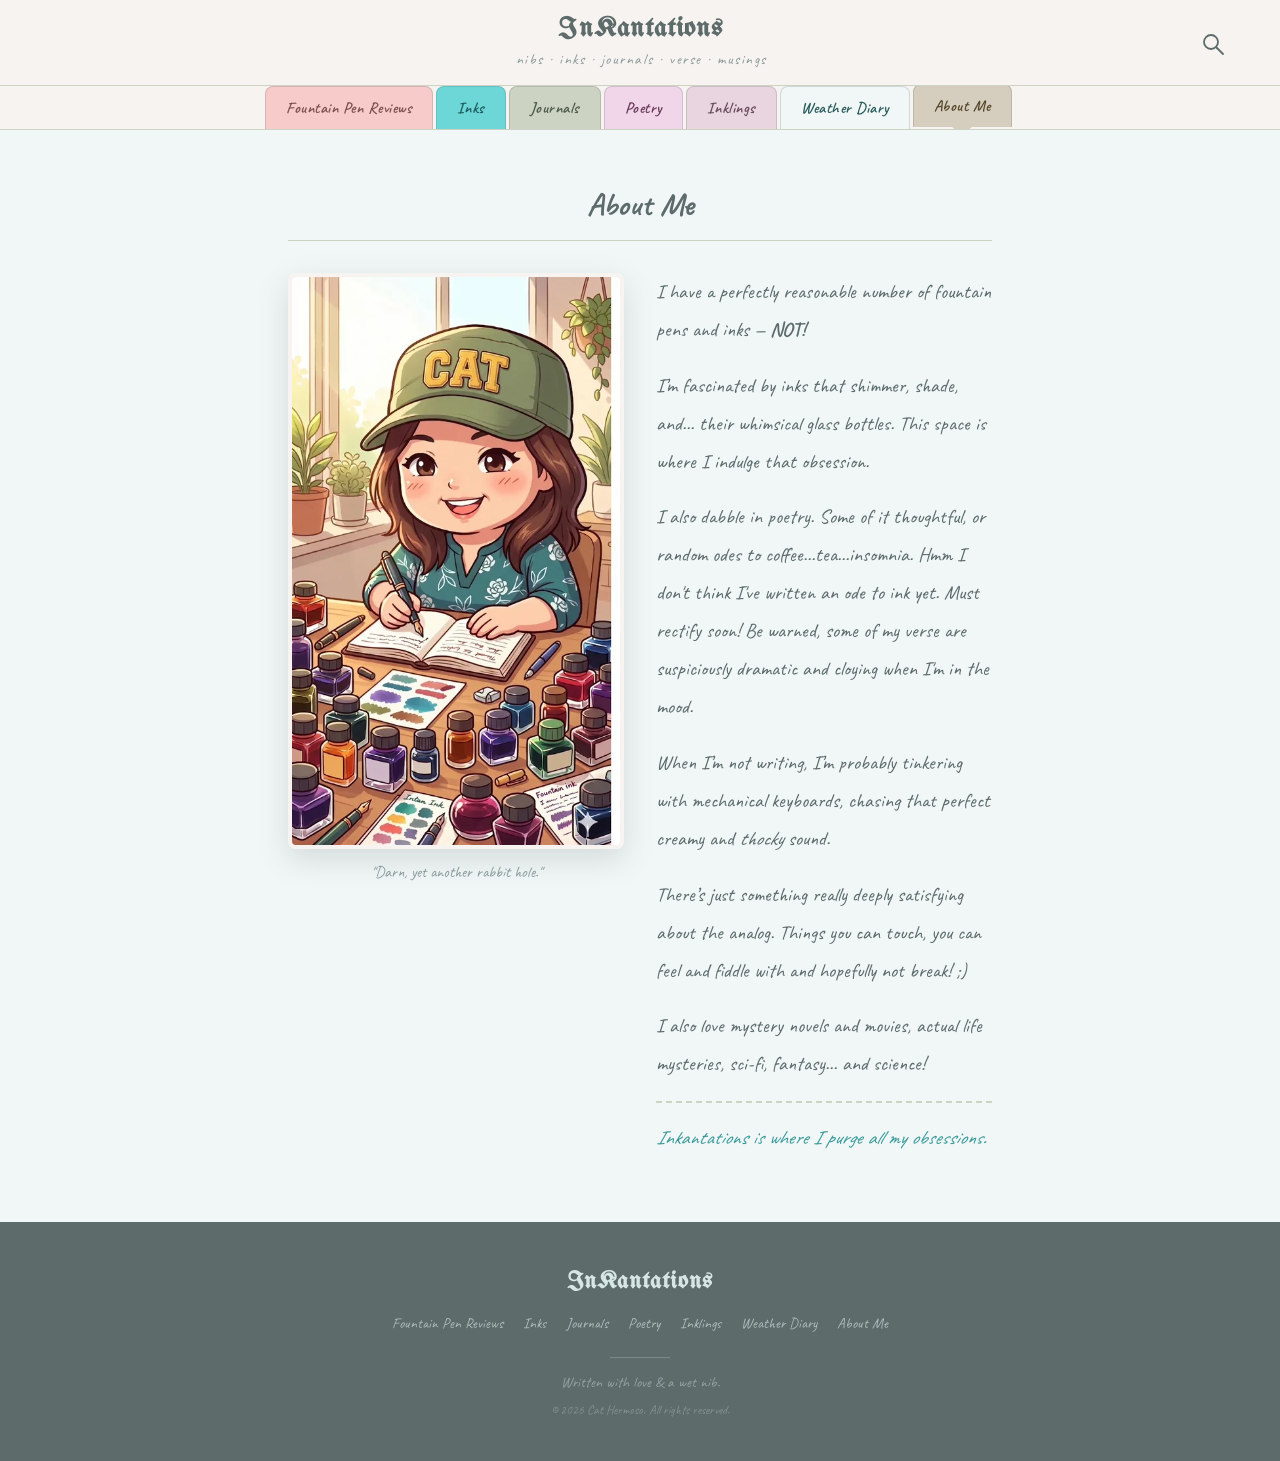
<file: about.html>
<!DOCTYPE html>
<html lang="en">
<head>
  <meta charset="UTF-8">
  <meta name="viewport" content="width=device-width, initial-scale=1.0">
  <title>About Me — The InKanter</title>
  <link rel="stylesheet" href="style.css">
  <link href="https://fonts.googleapis.com/css2?family=UnifrakturMaguntia&display=swap" rel="stylesheet">
  <style>
    .site-title {
      font-family: 'UnifrakturMaguntia', cursive !important;
      font-size: 1.7rem !important;
      letter-spacing: 0.04em;
    }
    .footer-logo {
      font-family: 'UnifrakturMaguntia', cursive !important;
      font-size: 1.5rem !important;
      letter-spacing: 0.04em;
    }
  </style>
</head>
<body>

  <!-- ===================== HEADER ===================== -->
  <header class="site-header">
    <div class="header-top">
      <div class="header-spacer"></div>
      <div class="header-title-block">
        <a href="index.html" class="site-title">InKantations</a>
        <div class="site-tagline">nibs · inks · journals · verse · musings</div>
      </div>
      <button class="search-btn" onclick="openSearch()" aria-label="Search">
        <svg viewBox="0 0 26 26" fill="none" stroke="currentColor" stroke-width="1.8" stroke-linecap="round">
          <circle cx="11" cy="11" r="7"/><line x1="16.5" y1="16.5" x2="23" y2="23"/>
        </svg>
      </button>
    </div>
    <nav class="nav-tabs" aria-label="Site categories">
      <a href="category-pens.html" class="nav-tab tab-pens">Fountain Pen Reviews</a>
      <a href="category-inks.html" class="nav-tab tab-inks">Inks</a>
      <a href="category-jrnl.html" class="nav-tab tab-jrnl">Journals</a>
      <a href="category-poet.html" class="nav-tab tab-poet">Poetry</a>
      <a href="category-mean.html" class="nav-tab tab-mean">Inklings</a>
      <a href="weather-diary.html" class="nav-tab tab-wthr">Weather Diary</a>
      <a href="about.html" class="nav-tab tab-about active">About Me</a>
    </nav>
  </header>

  <!-- ===================== CONTENT ===================== -->
  <main class="section" style="max-width: 800px; margin: 0 auto;">
    <h2 class="section-title" style="text-align: center;">About Me</h2>
    
    <div style="display: grid; grid-template-columns: 1fr 1fr; gap: 2rem; align-items: start; margin-top: 2rem;">
      
      <!-- Whimsical Image -->
      <figure>
        <img src="cat_inkkeeper.webp" alt="Illustration of Cat Hermoso" style="border-radius: 8px; border: 4px solid var(--paper); box-shadow: 0 10px 30px rgba(93,107,107,0.2);">
        <figcaption style="font-family: var(--font-hand); text-align: center; margin-top: 10px; color: var(--slate-light);">"Darn, yet another rabbit hole."</figcaption>
      </figure>

      <!-- Bio Text -->
      <div class="post-body" style="font-family: var(--font-hand); font-size: 20px;">
        <p>I have a perfectly reasonable number of fountain pens and inks — <strong>NOT!</strong></p>
        
        <p>I’m fascinated by inks that shimmer, shade, and... their whimsical glass bottles. This space is where I indulge that obsession.</p>

        <p>I also dabble in poetry. Some of it thoughtful, or random odes to coffee...tea...insomnia.  Hmm I don't think I've written an ode to ink yet.  Must rectify soon! Be warned, some of my verse are suspiciously dramatic and cloying when I'm in the mood.</p>

        <p>When I’m not writing, I’m probably tinkering with mechanical keyboards, chasing that perfect creamy and <em>thocky</em> sound.</p>

        <p>There’s just something really deeply satisfying about the analog. Things you can touch, you can feel and fiddle with and hopefully not break! ;) </p>

        <p>I also love mystery novels and movies, actual life mysteries, sci-fi, fantasy... and science!</p>
        
        <p style="border-top: 2px dashed var(--sage); padding-top: 1rem; margin-top: 1rem; color: var(--teal-dark);">
          <em>Inkantations is where I purge all my obsessions.</em>
        </p>
      </div>

    </div>
  </main>

  <!-- ===================== FOOTER ===================== -->
  <footer class="site-footer">
    <div class="footer-logo">InKantations</div>
    <nav class="footer-nav" aria-label="Footer navigation">
      <a href="category-pens.html">Fountain Pen Reviews</a>
      <a href="category-inks.html">Inks</a>
      <a href="category-jrnl.html">Journals</a>
      <a href="category-poet.html">Poetry</a>
      <a href="category-mean.html">Inklings</a>
      <a href="weather-diary.html">Weather Diary</a>
      <a href="about.html">About Me</a>
    </nav>
    <div class="footer-rule"></div>
    <p class="footer-tagline">Written with love &amp; a wet nib.</p>
    <p class="footer-copy">&copy; 2026 Cat Hermoso. All rights reserved.</p>
  </footer>

  <script>
    function openSearch() { document.getElementById('searchOverlay').classList.add('open'); }
  </script>
</body>
</html>
</file>
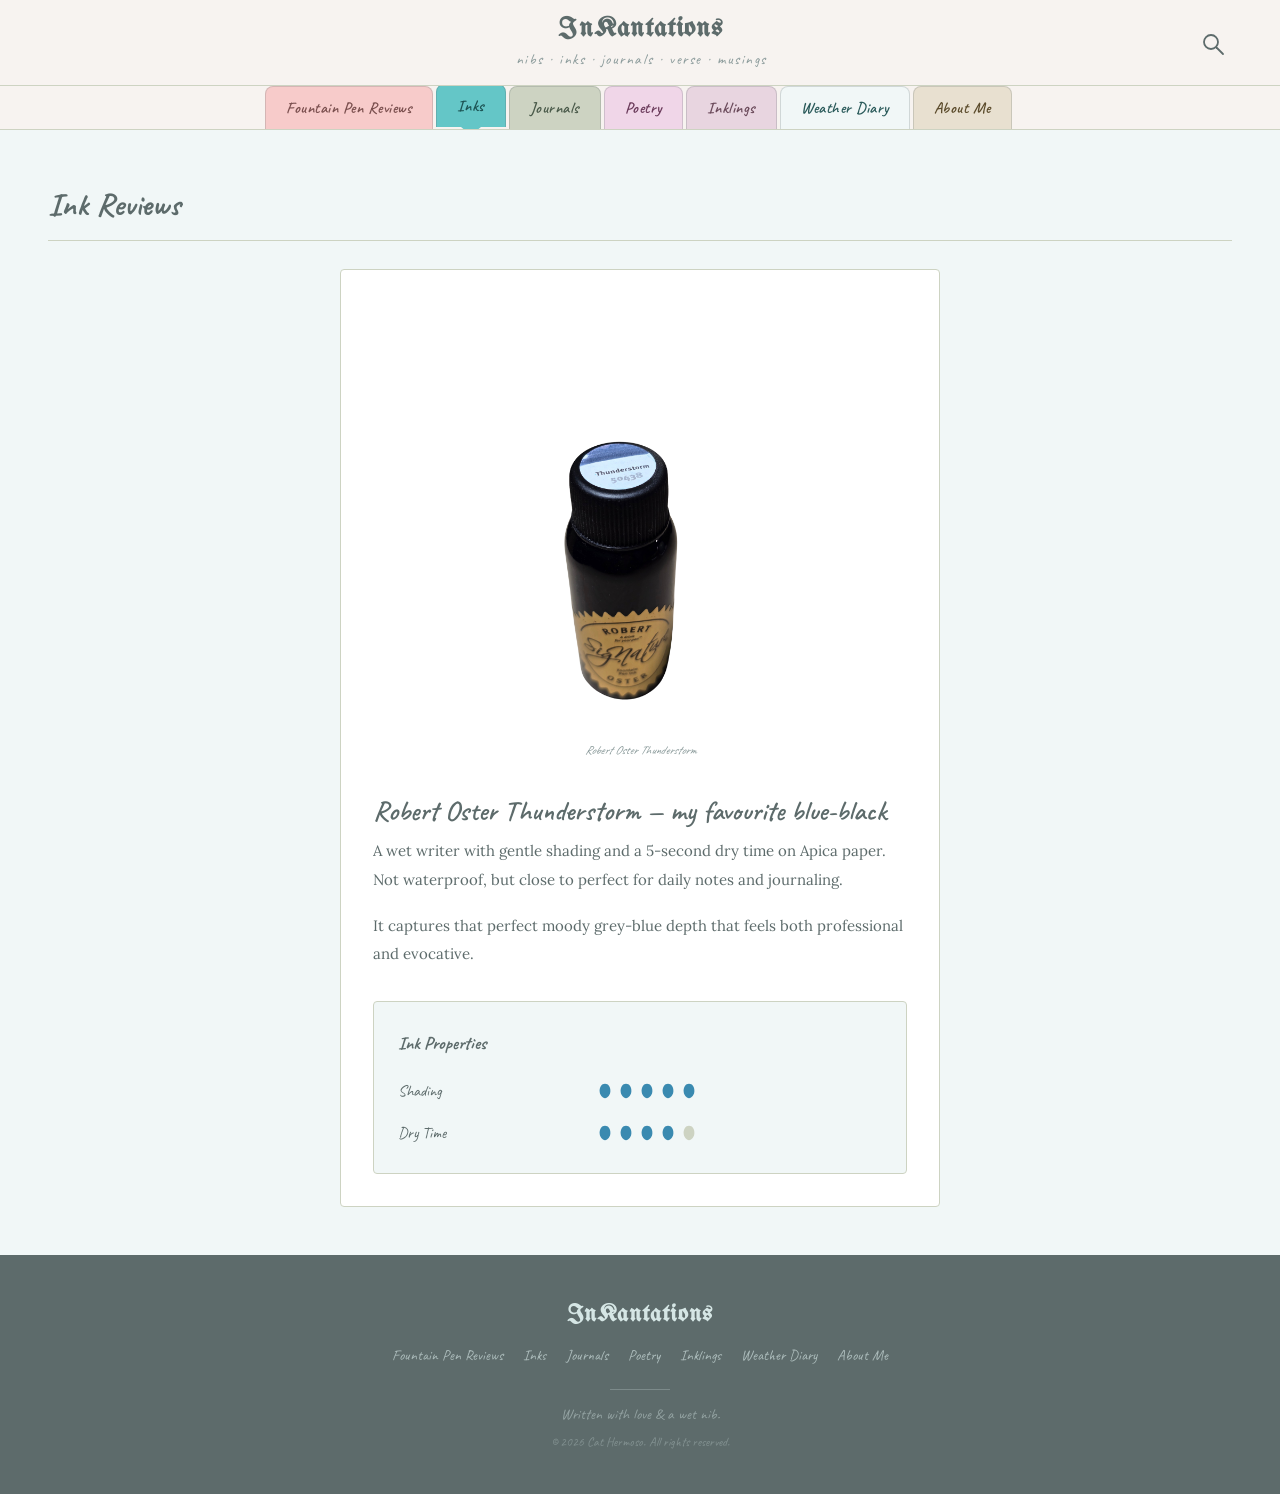
<file: category-inks.html>
<!DOCTYPE html>
<html lang="en">
<head>
  <meta charset="UTF-8">
  <meta name="viewport" content="width=device-width, initial-scale=1.0">
  <title>Ink Reviews — The Inkkeeper's Diary</title>
  <link rel="stylesheet" href="style.css">
  <link href="https://fonts.googleapis.com/css2?family=UnifrakturMaguntia&display=swap" rel="stylesheet">
  <style>
    .site-title {
      font-family: 'UnifrakturMaguntia', cursive !important;
      font-size: 1.7rem !important;
      letter-spacing: 0.04em;
    }
    .footer-logo {
      font-family: 'UnifrakturMaguntia', cursive !important;
      font-size: 1.5rem !important;
      letter-spacing: 0.04em;
    }
  </style>
</head>
<body>

  <!-- ===================== HEADER ===================== -->
  <header class="site-header">
    <div class="header-top">
      <div class="header-spacer"></div>
      <div class="header-title-block">
        <a href="index.html" class="site-title">InKantations</a>
        <div class="site-tagline">nibs · inks · journals · verse · musings</div>
      </div>
      <button class="search-btn" onclick="openSearch()" aria-label="Search">
        <svg viewBox="0 0 26 26" fill="none" stroke="currentColor" stroke-width="1.8" stroke-linecap="round">
          <circle cx="11" cy="11" r="7"/><line x1="16.5" y1="16.5" x2="23" y2="23"/>
        </svg>
      </button>
    </div>
    <nav class="nav-tabs" aria-label="Site categories">
      <a href="category-pens.html" class="nav-tab tab-pens">Fountain Pen Reviews</a>
      <a href="category-inks.html" class="nav-tab tab-inks active">Inks</a>
      <a href="category-jrnl.html" class="nav-tab tab-jrnl">Journals</a>
      <a href="category-poet.html" class="nav-tab tab-poet">Poetry</a>
      <a href="category-mean.html" class="nav-tab tab-mean">Inklings</a>
      <a href="weather-diary.html" class="nav-tab tab-wthr">Weather Diary</a>
      <a href="about.html" class="nav-tab tab-about">About Me</a>
    </nav>
  </header>

  <!-- ===================== CONTENT ===================== -->
  <main class="section">
    <h2 class="section-title">Ink Reviews</h2>
    
    <article class="card" style="max-width: 600px; margin: 0 auto; padding: 2rem;">
      <figure class="post-figure" style="text-align: center; margin-bottom: 2rem;">
        <img src="oster_thunderstorm.png" alt="Robert Oster Thunderstorm Ink" style="max-width: 300px; border-radius: 8px;">
        <figcaption style="font-family: var(--font-hand); margin-top: 10px;">Robert Oster Thunderstorm</figcaption>
      </figure>

      <h3 class="card-title" style="font-size: 28px;">Robert Oster Thunderstorm — my favourite blue-black</h3>
      
      <div class="post-body">
        <p>A wet writer with gentle shading and a 5-second dry time on Apica paper. Not waterproof, but close to perfect for daily notes and journaling.</p>
        <p>It captures that perfect moody grey-blue depth that feels both professional and evocative.</p>

        <!-- INK DROP RATING SECTION -->

        <div style="margin-top: 2rem; padding: 1.5rem; background: var(--base); border-radius: 4px; border: 0.5px solid var(--sage);">
          <p style="font-family: var(--font-hand); font-size: 18px; font-weight: 700; color: var(--slate); margin-bottom: 1rem;">Ink Properties</p>
          
          <div style="display: grid; gap: 12px;">
            <!-- Shading -->
            <div style="display: flex; align-items: center; justify-content: space-between; max-width: 300px;">
              <span style="font-family: var(--font-hand); font-size: 16px;">Shading</span>
              <div style="display:flex; gap:3px;">
                <svg viewBox="0 0 20 20" width="18" height="18"><path d="M10,2 C6,2 4,6 4,10 C4,14 7,18 10,18 C13,18 16,14 16,10 C16,6 14,2 10,2 Z" fill="#3a8ab0"/></svg>
                <svg viewBox="0 0 20 20" width="18" height="18"><path d="M10,2 C6,2 4,6 4,10 C4,14 7,18 10,18 C13,18 16,14 16,10 C16,6 14,2 10,2 Z" fill="#3a8ab0"/></svg>
                <svg viewBox="0 0 20 20" width="18" height="18"><path d="M10,2 C6,2 4,6 4,10 C4,14 7,18 10,18 C13,18 16,14 16,10 C16,6 14,2 10,2 Z" fill="#3a8ab0"/></svg>
                <svg viewBox="0 0 20 20" width="18" height="18"><path d="M10,2 C6,2 4,6 4,10 C4,14 7,18 10,18 C13,18 16,14 16,10 C16,6 14,2 10,2 Z" fill="#3a8ab0"/></svg>
                <svg viewBox="0 0 20 20" width="18" height="18"><path d="M10,2 C6,2 4,6 4,10 C4,14 7,18 10,18 C13,18 16,14 16,10 C16,6 14,2 10,2 Z" fill="#3a8ab0"/></svg>
              </div>
            </div>
            <!-- Dry Time -->
            <div style="display: flex; align-items: center; justify-content: space-between; max-width: 300px;">
              <span style="font-family: var(--font-hand); font-size: 16px;">Dry Time</span>
              <div style="display:flex; gap:3px;">
                <svg viewBox="0 0 20 20" width="18" height="18"><path d="M10,2 C6,2 4,6 4,10 C4,14 7,18 10,18 C13,18 16,14 16,10 C16,6 14,2 10,2 Z" fill="#3a8ab0"/></svg>
                <svg viewBox="0 0 20 20" width="18" height="18"><path d="M10,2 C6,2 4,6 4,10 C4,14 7,18 10,18 C13,18 16,14 16,10 C16,6 14,2 10,2 Z" fill="#3a8ab0"/></svg>
                <svg viewBox="0 0 20 20" width="18" height="18"><path d="M10,2 C6,2 4,6 4,10 C4,14 7,18 10,18 C13,18 16,14 16,10 C16,6 14,2 10,2 Z" fill="#3a8ab0"/></svg>
                <svg viewBox="0 0 20 20" width="18" height="18"><path d="M10,2 C6,2 4,6 4,10 C4,14 7,18 10,18 C13,18 16,14 16,10 C16,6 14,2 10,2 Z" fill="#3a8ab0"/></svg>
                <svg viewBox="0 0 20 20" width="18" height="18"><path d="M10,2 C6,2 4,6 4,10 C4,14 7,18 10,18 C13,18 16,14 16,10 C16,6 14,2 10,2 Z" fill="#CDD3C2"/></svg>
              </div>
            </div>
          </div>
        </div>
      </div>
    </article>
  </main>

  <!-- ===================== FOOTER ===================== -->
  <footer class="site-footer">
    <div class="footer-logo">InKantations</div>
    <nav class="footer-nav" aria-label="Footer navigation">
      <a href="category-pens.html">Fountain Pen Reviews</a>
      <a href="category-inks.html">Inks</a>
      <a href="category-jrnl.html">Journals</a>
      <a href="category-poet.html">Poetry</a>
      <a href="category-mean.html">Inklings</a>
      <a href="weather-diary.html">Weather Diary</a>
      <a href="about.html">About Me</a>
    </nav>
    <div class="footer-rule"></div>
    <p class="footer-tagline">Written with love &amp; a wet nib.</p>
    <p class="footer-copy">&copy; 2026 Cat Hermoso. All rights reserved.</p>
  </footer>

  <script>
    function openSearch() { document.getElementById('searchOverlay').classList.add('open'); }
  </script>
</body>
</html>
</file>
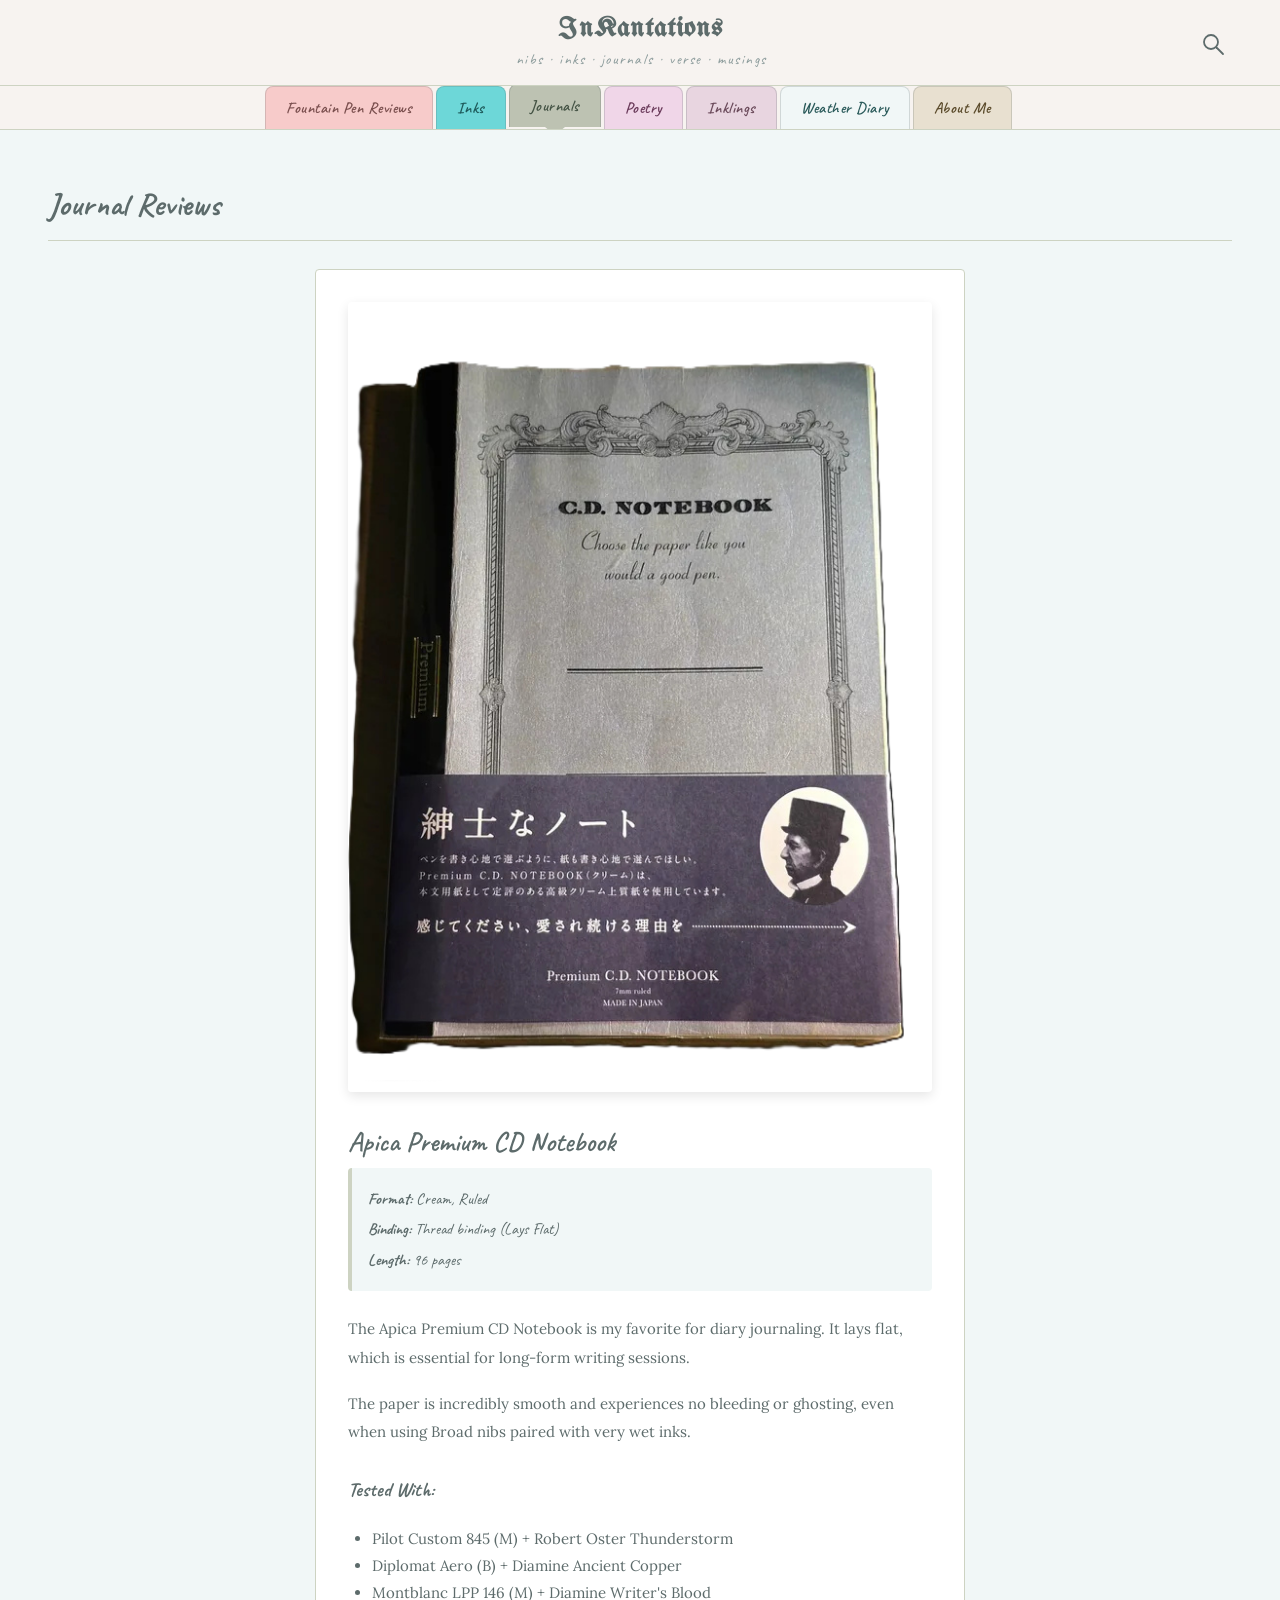
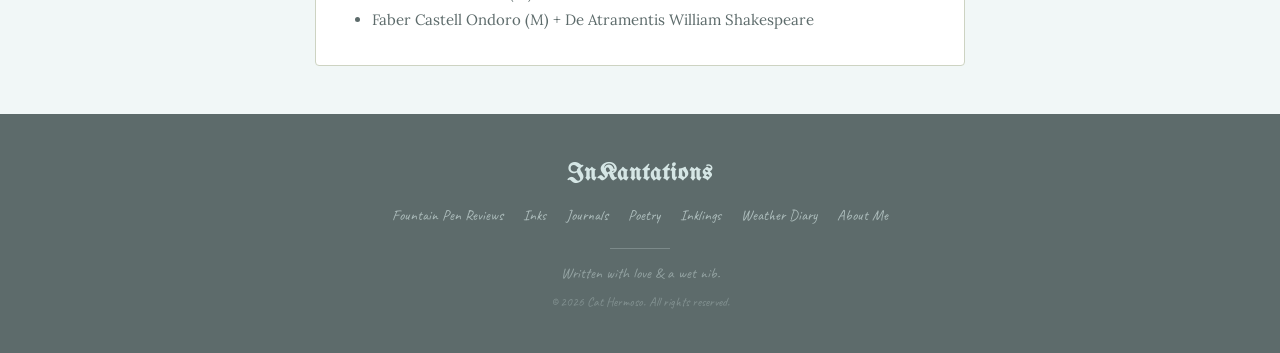
<file: category-jrnl.html>
<!DOCTYPE html>
<html lang="en">
<head>
  <meta charset="UTF-8">
  <meta name="viewport" content="width=device-width, initial-scale=1.0">
  <title>Journal Reviews — The Inkkeeper's Diary</title>
  <link rel="stylesheet" href="style.css">
  <link href="https://fonts.googleapis.com/css2?family=UnifrakturMaguntia&display=swap" rel="stylesheet">
  <style>
    .site-title {
      font-family: 'UnifrakturMaguntia', cursive !important;
      font-size: 1.7rem !important;
      letter-spacing: 0.04em;
    }
    .footer-logo {
      font-family: 'UnifrakturMaguntia', cursive !important;
      font-size: 1.5rem !important;
      letter-spacing: 0.04em;
    }
  </style>
</head>
<body>

  <!-- ===================== HEADER ===================== -->
  <header class="site-header">
    <div class="header-top">
      <div class="header-spacer"></div>
      <div class="header-title-block">
        <a href="index.html" class="site-title">InKantations</a>
        <div class="site-tagline">nibs · inks · journals · verse · musings</div>
      </div>
      <button class="search-btn" onclick="openSearch()" aria-label="Search">
        <svg viewBox="0 0 26 26" fill="none" stroke="currentColor" stroke-width="1.8" stroke-linecap="round">
          <circle cx="11" cy="11" r="7"/><line x1="16.5" y1="16.5" x2="23" y2="23"/>
        </svg>
      </button>
    </div>
    <nav class="nav-tabs" aria-label="Site categories">
      <a href="category-pens.html" class="nav-tab tab-pens">Fountain Pen Reviews</a>
      <a href="category-inks.html" class="nav-tab tab-inks">Inks</a>
      <a href="category-jrnl.html" class="nav-tab tab-jrnl active">Journals</a>
      <a href="category-poet.html" class="nav-tab tab-poet">Poetry</a>
      <a href="category-mean.html" class="nav-tab tab-mean">Inklings</a>
      <a href="weather-diary.html" class="nav-tab tab-wthr">Weather Diary</a>
      <a href="about.html" class="nav-tab tab-about">About Me</a>
    </nav>
  </header>

  <!-- ===================== CONTENT ===================== -->
  <main class="section">
    <h2 class="section-title">Journal Reviews</h2>
    
    <article class="card" style="max-width: 650px; margin: 0 auto; padding: 2rem;">
      
      <!-- New Image Insertion -->
      <figure style="text-align: center; margin-bottom: 2rem;">
        <img src="apica_notebook.png" alt="Apica Premium CD Notebook" style="max-width: 100%; height: auto; border-radius: 4px; box-shadow: 0 4px 12px rgba(0,0,0,0.1);">
      </figure>

      <h3 class="card-title" style="font-size: 28px;">Apica Premium CD Notebook</h3>
      
      <div class="post-body">
        <div style="background: var(--base); padding: 1rem; border-radius: 4px; border-left: 4px solid var(--sage); margin-bottom: 1.5rem;">
          <ul style="list-style: none; font-family: var(--font-hand); font-size: 16px;">
            <li><strong>Format:</strong> Cream, Ruled</li>
            <li><strong>Binding:</strong> Thread binding (Lays Flat)</li>
            <li><strong>Length:</strong> 96 pages</li>
          </ul>
        </div>

        <p>The Apica Premium CD Notebook is my favorite for diary journaling. It lays flat, which is essential for long-form writing sessions.</p>
        <p>The paper is incredibly smooth and experiences no bleeding or ghosting, even when using Broad nibs paired with very wet inks.</p>

        <h4 style="font-family: var(--font-hand); font-size: 20px; color: var(--slate); margin: 1.5rem 0 1rem;">Tested With:</h4>
        <ul style="margin-left: 1.5rem; color: var(--slate); line-height: 1.8;">
          <li>Pilot Custom 845 (M) + Robert Oster Thunderstorm</li>
          <li>Diplomat Aero (B) + Diamine Ancient Copper</li>
          <li>Montblanc LPP 146 (M) + Diamine Writer's Blood</li>
          <li>Faber Castell Ondoro (M) + De Atramentis William Shakespeare</li>
        </ul>
      </div>
    </article>
  </main>

  <!-- ===================== FOOTER ===================== -->
  <footer class="site-footer">
    <div class="footer-logo">InKantations</div>
    <nav class="footer-nav" aria-label="Footer navigation">
      <a href="category-pens.html">Fountain Pen Reviews</a>
      <a href="category-inks.html">Inks</a>
      <a href="category-jrnl.html">Journals</a>
      <a href="category-poet.html">Poetry</a>
      <a href="category-mean.html">Inklings</a>
      <a href="weather-diary.html">Weather Diary</a>
      <a href="about.html">About Me</a>
    </nav>
    <div class="footer-rule"></div>
    <p class="footer-tagline">Written with love &amp; a wet nib.</p>
    <p class="footer-copy">&copy; 2026 Cat Hermoso. All rights reserved.</p>
  </footer>

  <script>
    function openSearch() { document.getElementById('searchOverlay').classList.add('open'); }
  </script>
</body>
</html>
</file>
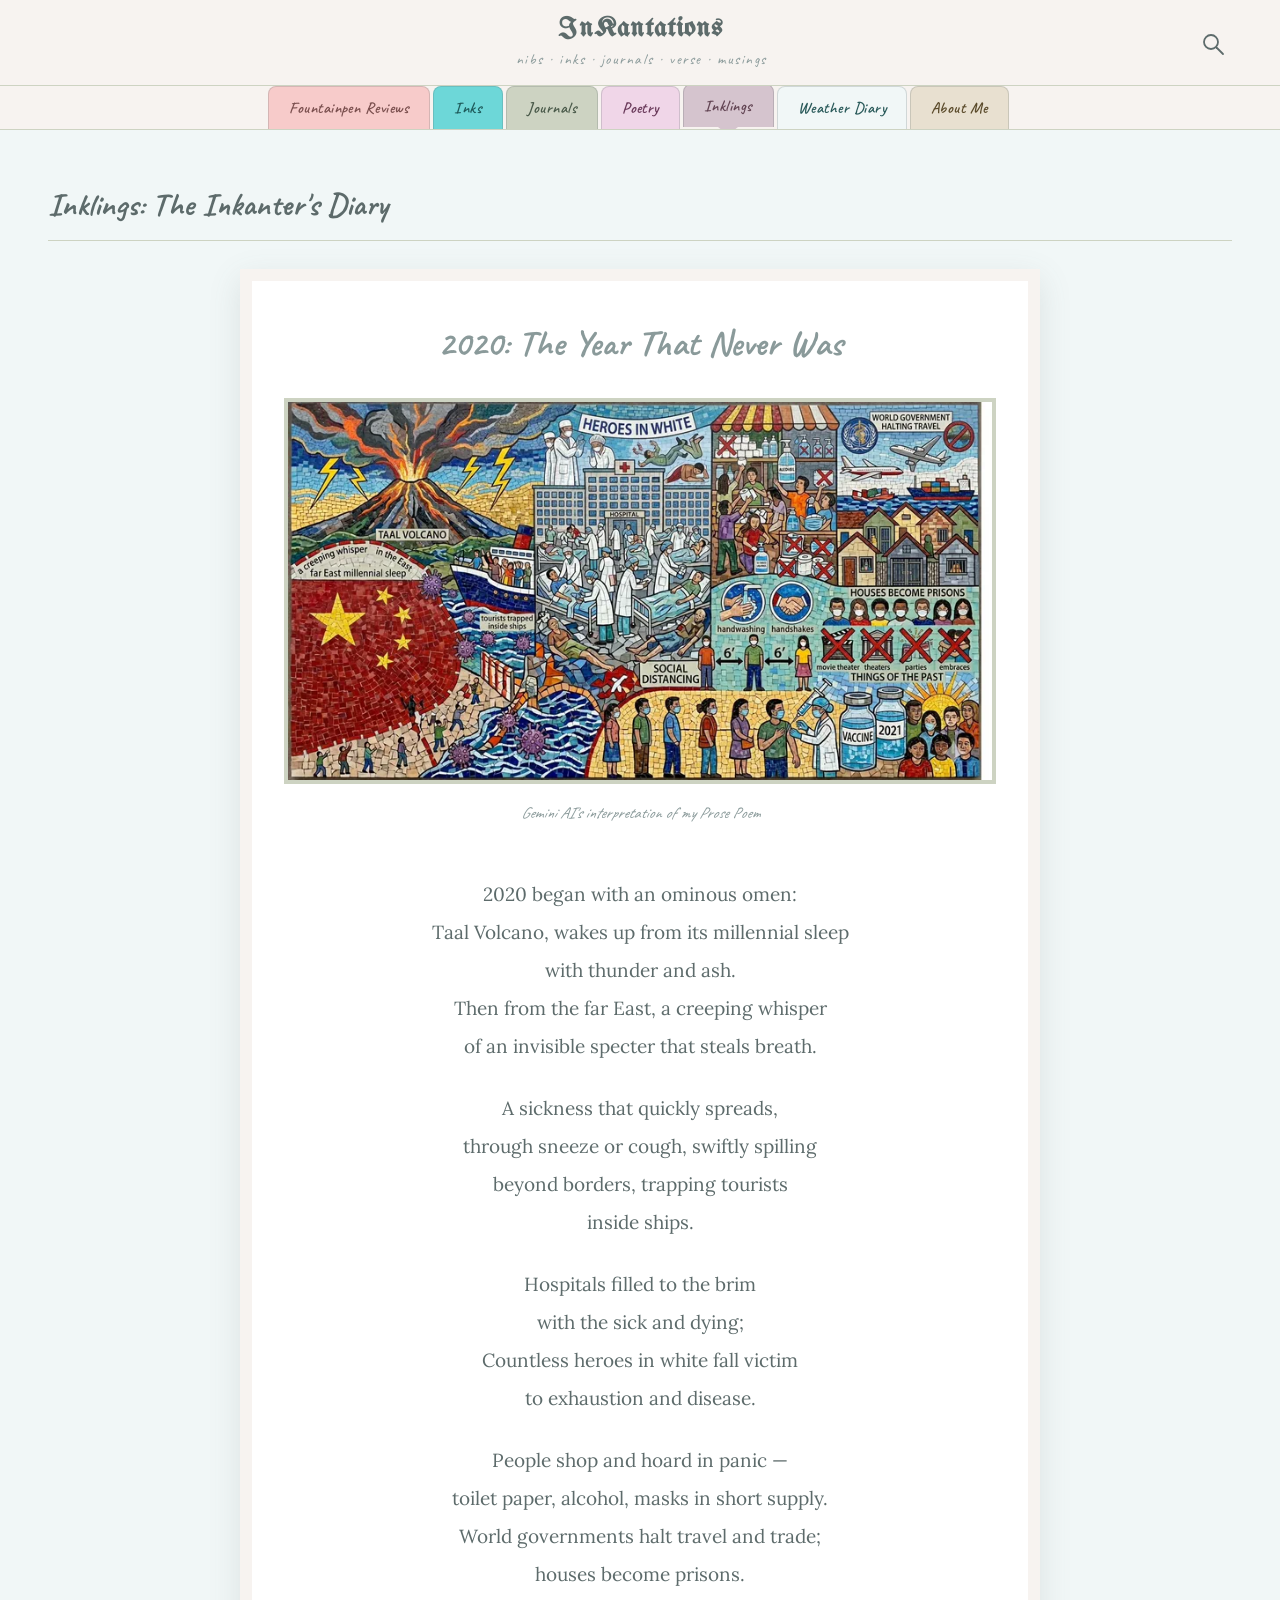
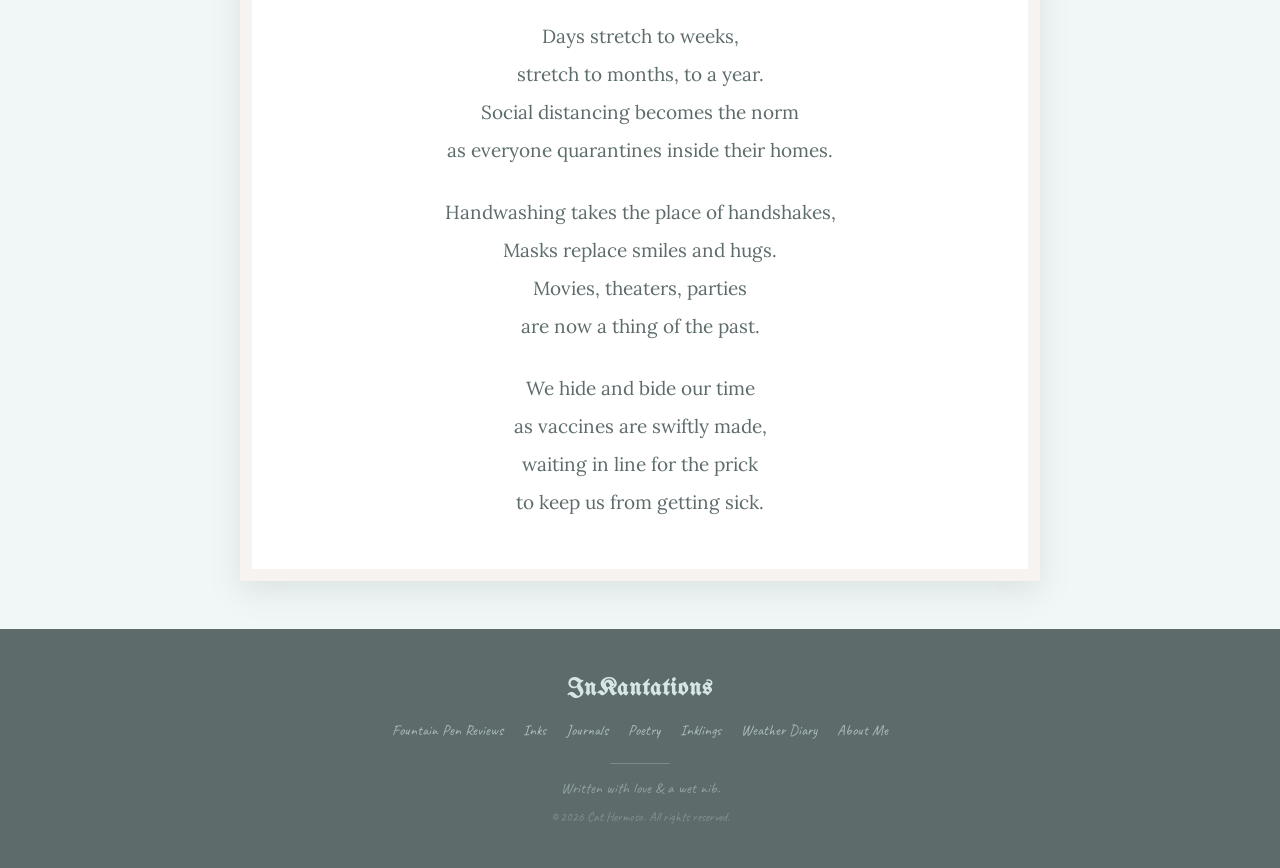
<file: category-mean.html>
<!DOCTYPE html>
<html lang="en">
<head>
  <meta charset="UTF-8">
  <meta name="viewport" content="width=device-width, initial-scale=1.0">
  <title>Inklings — The InKanter's Diary</title>
  <link rel="stylesheet" href="style.css">
  <style>
    .mosaic-frame {
      border: 12px solid var(--paper);
      background: var(--white);
      padding: 2rem;
      box-shadow: 0 10px 30px rgba(93,107,107,0.15);
      position: relative;
    }
    .mosaic-img {
      width: 100%;
      border: 4px solid var(--sage);
      display: block;
      margin: 0 auto 1rem auto;
    }
    .mosaic-caption {
      font-family: var(--font-hand);
      text-align: center;
      margin-bottom: 2rem;
      color: var(--slate-light);
      font-style: italic;
    }
    .poem-box {
      font-family: var(--font-serif);
      font-size: 19px;
      line-height: 2;
      color: var(--slate);
      text-align: center;
      padding: 1rem;
    }
  </style>
  <link href="https://fonts.googleapis.com/css2?family=UnifrakturMaguntia&display=swap" rel="stylesheet">
  <style>
    .site-title {
      font-family: 'UnifrakturMaguntia', cursive !important;
      font-size: 1.7rem !important;
      letter-spacing: 0.04em;
    }
    .footer-logo {
      font-family: 'UnifrakturMaguntia', cursive !important;
      font-size: 1.5rem !important;
      letter-spacing: 0.04em;
    }
  </style>
</head>
<body>

  <!-- Header and Nav remain the same -->
  <header class="site-header">
    <div class="header-top">
      <div class="header-spacer"></div>
      <div class="header-title-block">
        <a href="index.html" class="site-title">InKantations</a>
        <div class="site-tagline">nibs · inks · journals · verse · musings</div>
      </div>
      <button class="search-btn" onclick="openSearch()" aria-label="Search">
        <svg viewBox="0 0 26 26" fill="none" stroke="currentColor" stroke-width="1.8" stroke-linecap="round">
          <circle cx="11" cy="11" r="7"/><line x1="16.5" y1="16.5" x2="23" y2="23"/>
        </svg>
      </button>
    </div>
    <nav class="nav-tabs" aria-label="Site categories">
      <a href="category-pens.html" class="nav-tab tab-pens">Fountainpen Reviews</a>
      <a href="category-inks.html" class="nav-tab tab-inks">Inks</a>
      <a href="category-jrnl.html" class="nav-tab tab-jrnl">Journals</a>
      <a href="category-poet.html" class="nav-tab tab-poet">Poetry</a>
      <a href="category-mean.html" class="nav-tab tab-mean active">Inklings</a>
      <a href="weather-diary.html" class="nav-tab tab-wthr">Weather Diary</a>
      <a href="about.html" class="nav-tab tab-about">About Me</a>
    </nav>
  </header>

  <main class="section">
    <h2 class="section-title">Inklings: The Inkanter's Diary</h2>
    
    <article class="mosaic-frame" style="max-width: 800px; margin: 0 auto;">
      <h3 style="font-family: var(--font-hand); font-size: 36px; text-align: center; margin-bottom: 1.5rem; color: var(--slate-light);">2020: The Year That Never Was</h3>
      
      <!-- Mosaic Image -->
      <img src="mosaic_2020.webp" alt="2020 Mosaic Artwork" class="mosaic-img">
      <p class="mosaic-caption">Gemini AI's interpretation of my Prose Poem</p>

      <!-- Poem Layout Restored -->
      <div class="poem-box">
        <p>2020 began with an ominous omen:<br>
        Taal Volcano, wakes up from its millennial sleep<br>
        with thunder and ash.<br>
        Then from the far East, a creeping whisper<br>
        of an invisible specter that steals breath.</p>

        <p style="margin-top: 1.5rem;">A sickness that quickly spreads,<br>
        through sneeze or cough, swiftly spilling<br>
        beyond borders, trapping tourists<br>
        inside ships.</p>

        <p style="margin-top: 1.5rem;">Hospitals filled to the brim<br>
        with the sick and dying;<br>
        Countless heroes in white fall victim<br>
        to exhaustion and disease.</p>

        <p style="margin-top: 1.5rem;">People shop and hoard in panic —<br>
        toilet paper, alcohol, masks in short supply.<br>
        World governments halt travel and trade;<br>
        houses become prisons.</p>

        <p style="margin-top: 1.5rem;">Days stretch to weeks,<br>
        stretch to months, to a year.<br>
        Social distancing becomes the norm<br>
        as everyone quarantines inside their homes.</p>

        <p style="margin-top: 1.5rem;">Handwashing takes the place of handshakes,<br>
        Masks replace smiles and hugs.<br>
        Movies, theaters, parties<br>
        are now a thing of the past.</p>

        <p style="margin-top: 1.5rem;">We hide and bide our time<br>
        as vaccines are swiftly made,<br>
        waiting in line for the prick<br>
        to keep us from getting sick.</p>
      </div>
    </article>
  </main>
  
  <!-- ===================== FOOTER ===================== -->
  <footer class="site-footer">
    <div class="footer-logo">InKantations</div>
    <nav class="footer-nav" aria-label="Footer navigation">
      <a href="category-pens.html">Fountain Pen Reviews</a>
      <a href="category-inks.html">Inks</a>
      <a href="category-jrnl.html">Journals</a>
      <a href="category-poet.html">Poetry</a>
      <a href="category-mean.html">Inklings</a>
      <a href="weather-diary.html">Weather Diary</a>
      <a href="about.html">About Me</a>
    </nav>
    <div class="footer-rule"></div>
    <p class="footer-tagline">Written with love &amp; a wet nib.</p>
    <p class="footer-copy">&copy; 2026 Cat Hermoso. All rights reserved.</p>
  </footer>

  <script>
    function openSearch() { document.getElementById('searchOverlay').classList.add('open'); }
  </script>
</body>
</html>
</file>
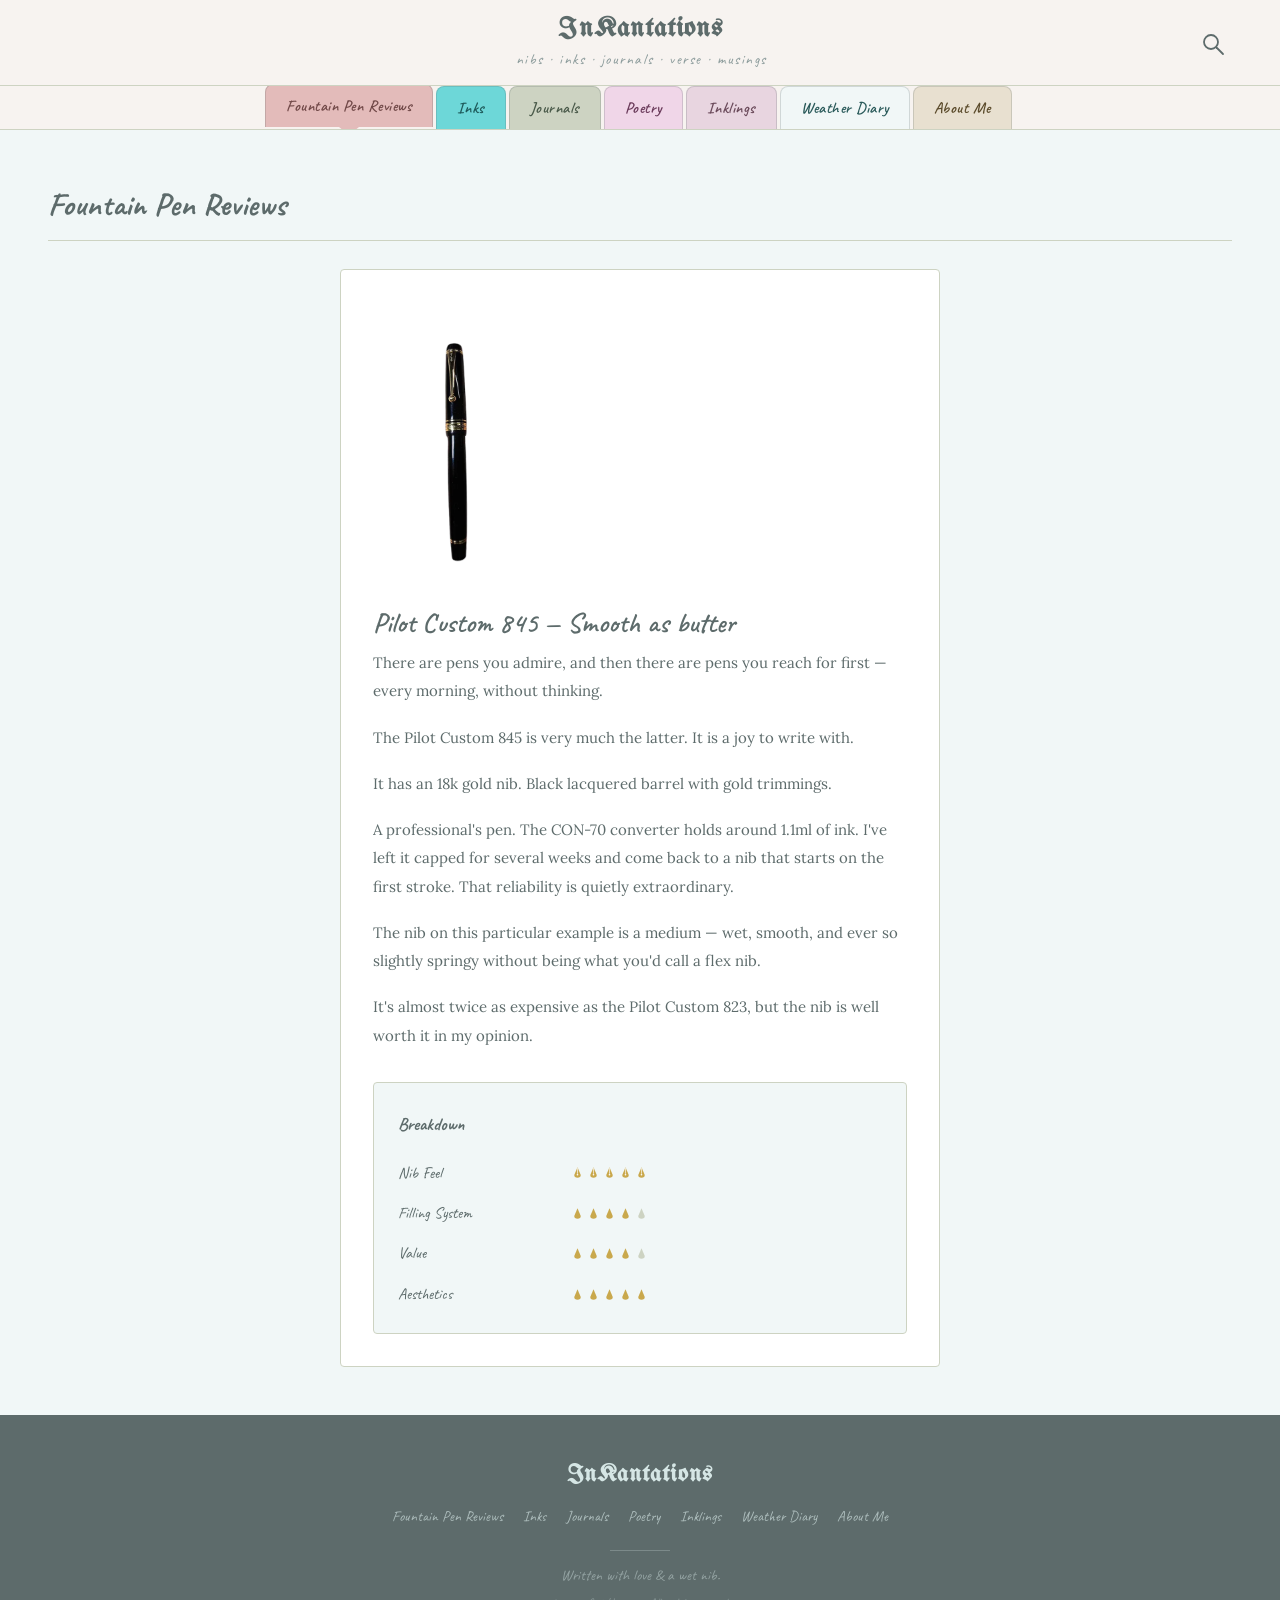
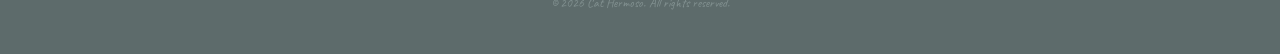
<file: category-pens.html>
<!DOCTYPE html>
<html lang="en">
<head>
  <meta charset="UTF-8">
  <meta name="viewport" content="width=device-width, initial-scale=1.0">
  <title>Pen Reviews — The Inkkeeper's Diary</title>
  <link rel="stylesheet" href="style.css">
  <link href="https://fonts.googleapis.com/css2?family=UnifrakturMaguntia&display=swap" rel="stylesheet">
  <style>
    .site-title {
      font-family: 'UnifrakturMaguntia', cursive !important;
      font-size: 1.7rem !important;
      letter-spacing: 0.04em;
    }
    .footer-logo {
      font-family: 'UnifrakturMaguntia', cursive !important;
      font-size: 1.5rem !important;
      letter-spacing: 0.04em;
    }
  </style>
</head>
<body>

  <!-- ===================== HEADER ===================== -->
  <header class="site-header">
    <div class="header-top">
      <div class="header-spacer"></div>
      <div class="header-title-block">
        <a href="index.html" class="site-title">InKantations</a>
        <div class="site-tagline">nibs · inks · journals · verse · musings</div>
      </div>
      <button class="search-btn" onclick="openSearch()" aria-label="Search">
        <svg viewBox="0 0 26 26" fill="none" stroke="currentColor" stroke-width="1.8" stroke-linecap="round">
          <circle cx="11" cy="11" r="7"/><line x1="16.5" y1="16.5" x2="23" y2="23"/>
        </svg>
      </button>
    </div>
    <nav class="nav-tabs" aria-label="Site categories">
      <a href="category-pens.html" class="nav-tab tab-pens active">Fountain Pen Reviews</a>
      <a href="category-inks.html" class="nav-tab tab-inks">Inks</a>
      <a href="category-jrnl.html" class="nav-tab tab-jrnl">Journals</a>
      <a href="category-poet.html" class="nav-tab tab-poet">Poetry</a>
      <a href="category-mean.html" class="nav-tab tab-mean">Inklings</a>
      <a href="weather-diary.html" class="nav-tab tab-wthr">Weather Diary</a>
      <a href="about.html" class="nav-tab tab-about">About Me</a>
    </nav>
  </header>

  <!-- ===================== CONTENT ===================== -->
 <main class="section">
    <h2 class="section-title">Fountain Pen Reviews</h2>
    
    <article class="card" style="max-width: 600px; margin: 0 auto; padding: 2rem;">
      
      <!-- Pen Image -->
      <figure style="text-align: center; margin-bottom: 2rem;">
        <img src="pilot_custom_845.png" alt="Pilot Custom 845" style="max-width: 200px; height: auto;">
      </figure>

      <h3 class="card-title" style="font-size: 28px;">Pilot Custom 845 — Smooth as butter</h3>
      <div class="post-body">
        <p>There are pens you admire, and then there are pens you reach for first — every morning, without thinking.</p>
        <p>The Pilot Custom 845 is very much the latter. It is a joy to write with.</p>
        <p>It has an 18k gold nib. Black lacquered barrel with gold trimmings.</p>
        <p>A professional's pen. The CON-70 converter holds around 1.1ml of ink. I've left it capped for several weeks and come back to a nib that starts on the first stroke. That reliability is quietly extraordinary.</p>
        <p>The nib on this particular example is a medium — wet, smooth, and ever so slightly springy without being what you'd call a flex nib.</p>
        <p>It's almost twice as expensive as the Pilot Custom 823, but the nib is well worth it in my opinion.</p>

        <!-- Breakdown with Nibs -->
        <div style="margin-top: 2rem; padding: 1.5rem; background: var(--base); border-radius: 4px; border: 0.5px solid var(--sage);">
          <p style="font-family: var(--font-hand); font-size: 18px; font-weight: 700; color: var(--slate); margin-bottom: 1rem;">Breakdown</p>
          
          <div style="display: grid; gap: 10px;">
            <!-- Nib Feel: 5/5 -->
            <div style="display:flex; align-items:center; justify-content:space-between; max-width: 250px;">
               <span style="font-family: var(--font-hand); font-size: 16px;">Nib Feel</span>
               <div class="nib-rating" style="margin-bottom:0;">
                 <svg viewBox="0 0 20 20" width="18" height="18"><path d="M10,2 L5,14 Q5,18 10,18 Q15,18 15,14 Z" fill="#C9A84C"/><line x1="10" y1="3" x2="10" y2="12" stroke="white" stroke-width="1"/><ellipse cx="10" cy="13.5" rx="1.3" ry="1.2" fill="white"/></svg>
                 <svg viewBox="0 0 20 20" width="18" height="18"><path d="M10,2 L5,14 Q5,18 10,18 Q15,18 15,14 Z" fill="#C9A84C"/><line x1="10" y1="3" x2="10" y2="12" stroke="white" stroke-width="1"/><ellipse cx="10" cy="13.5" rx="1.3" ry="1.2" fill="white"/></svg>
                 <svg viewBox="0 0 20 20" width="18" height="18"><path d="M10,2 L5,14 Q5,18 10,18 Q15,18 15,14 Z" fill="#C9A84C"/><line x1="10" y1="3" x2="10" y2="12" stroke="white" stroke-width="1"/><ellipse cx="10" cy="13.5" rx="1.3" ry="1.2" fill="white"/></svg>
                 <svg viewBox="0 0 20 20" width="18" height="18"><path d="M10,2 L5,14 Q5,18 10,18 Q15,18 15,14 Z" fill="#C9A84C"/><line x1="10" y1="3" x2="10" y2="12" stroke="white" stroke-width="1"/><ellipse cx="10" cy="13.5" rx="1.3" ry="1.2" fill="white"/></svg>
                 <svg viewBox="0 0 20 20" width="18" height="18"><path d="M10,2 L5,14 Q5,18 10,18 Q15,18 15,14 Z" fill="#C9A84C"/><line x1="10" y1="3" x2="10" y2="12" stroke="white" stroke-width="1"/><ellipse cx="10" cy="13.5" rx="1.3" ry="1.2" fill="white"/></svg>
               </div>
            </div>
            <!-- Filling System: 4/5 -->
            <div style="display:flex; align-items:center; justify-content:space-between; max-width: 250px;">
               <span style="font-family: var(--font-hand); font-size: 16px;">Filling System</span>
               <div class="nib-rating" style="margin-bottom:0;">
                 <svg viewBox="0 0 20 20" width="18" height="18"><path d="M10,2 L5,14 Q5,18 10,18 Q15,18 15,14 Z" fill="#C9A84C"/></svg>
                 <svg viewBox="0 0 20 20" width="18" height="18"><path d="M10,2 L5,14 Q5,18 10,18 Q15,18 15,14 Z" fill="#C9A84C"/></svg>
                 <svg viewBox="0 0 20 20" width="18" height="18"><path d="M10,2 L5,14 Q5,18 10,18 Q15,18 15,14 Z" fill="#C9A84C"/></svg>
                 <svg viewBox="0 0 20 20" width="18" height="18"><path d="M10,2 L5,14 Q5,18 10,18 Q15,18 15,14 Z" fill="#C9A84C"/></svg>
                 <svg viewBox="0 0 20 20" width="18" height="18"><path d="M10,2 L5,14 Q5,18 10,18 Q15,18 15,14 Z" fill="#CDD3C2"/></svg>
               </div>
            </div>
          <!-- Value: 4/5 -->
            <div style="display:flex; align-items:center; justify-content:space-between; max-width: 250px;">
               <span style="font-family: var(--font-hand); font-size: 16px;">Value</span>
               <div class="nib-rating" style="margin-bottom:0;">
                 <svg viewBox="0 0 20 20" width="18" height="18"><path d="M10,2 L5,14 Q5,18 10,18 Q15,18 15,14 Z" fill="#C9A84C"/></svg>
                 <svg viewBox="0 0 20 20" width="18" height="18"><path d="M10,2 L5,14 Q5,18 10,18 Q15,18 15,14 Z" fill="#C9A84C"/></svg>
                 <svg viewBox="0 0 20 20" width="18" height="18"><path d="M10,2 L5,14 Q5,18 10,18 Q15,18 15,14 Z" fill="#C9A84C"/></svg>
                 <svg viewBox="0 0 20 20" width="18" height="18"><path d="M10,2 L5,14 Q5,18 10,18 Q15,18 15,14 Z" fill="#C9A84C"/></svg>
                 <svg viewBox="0 0 20 20" width="18" height="18"><path d="M10,2 L5,14 Q5,18 10,18 Q15,18 15,14 Z" fill="#CDD3C2"/></svg>
               </div>
            </div>

            <!-- Aesthetics: 5/5 -->
            <div style="display:flex; align-items:center; justify-content:space-between; max-width: 250px;">
               <span style="font-family: var(--font-hand); font-size: 16px;">Aesthetics</span>
               <div class="nib-rating" style="margin-bottom:0;">
                 <svg viewBox="0 0 20 20" width="18" height="18"><path d="M10,2 L5,14 Q5,18 10,18 Q15,18 15,14 Z" fill="#C9A84C"/></svg>
                 <svg viewBox="0 0 20 20" width="18" height="18"><path d="M10,2 L5,14 Q5,18 10,18 Q15,18 15,14 Z" fill="#C9A84C"/></svg>
                 <svg viewBox="0 0 20 20" width="18" height="18"><path d="M10,2 L5,14 Q5,18 10,18 Q15,18 15,14 Z" fill="#C9A84C"/></svg>
                 <svg viewBox="0 0 20 20" width="18" height="18"><path d="M10,2 L5,14 Q5,18 10,18 Q15,18 15,14 Z" fill="#C9A84C"/></svg>
                 <svg viewBox="0 0 20 20" width="18" height="18"><path d="M10,2 L5,14 Q5,18 10,18 Q15,18 15,14 Z" fill="#C9A84C"/></svg>
               </div>
            </div>
	  </div>
        </div>
      </div>
    </article>
  </main>


  <!-- ===================== FOOTER ===================== -->
  <footer class="site-footer">
    <div class="footer-logo">InKantations</div>
    <nav class="footer-nav" aria-label="Footer navigation">
      <a href="category-pens.html">Fountain Pen Reviews</a>
      <a href="category-inks.html">Inks</a>
      <a href="category-jrnl.html">Journals</a>
      <a href="category-poet.html">Poetry</a>
      <a href="category-mean.html">Inklings</a>
      <a href="weather-diary.html">Weather Diary</a>
      <a href="about.html">About Me</a>
    </nav>
    <div class="footer-rule"></div>
    <p class="footer-tagline">Written with love &amp; a wet nib.</p>
    <p class="footer-copy">&copy; 2026 Cat Hermoso. All rights reserved.</p>
  </footer>

  <script>
    function openSearch() { document.getElementById('searchOverlay').classList.add('open'); }
  </script>
</body>
</html>
</file>
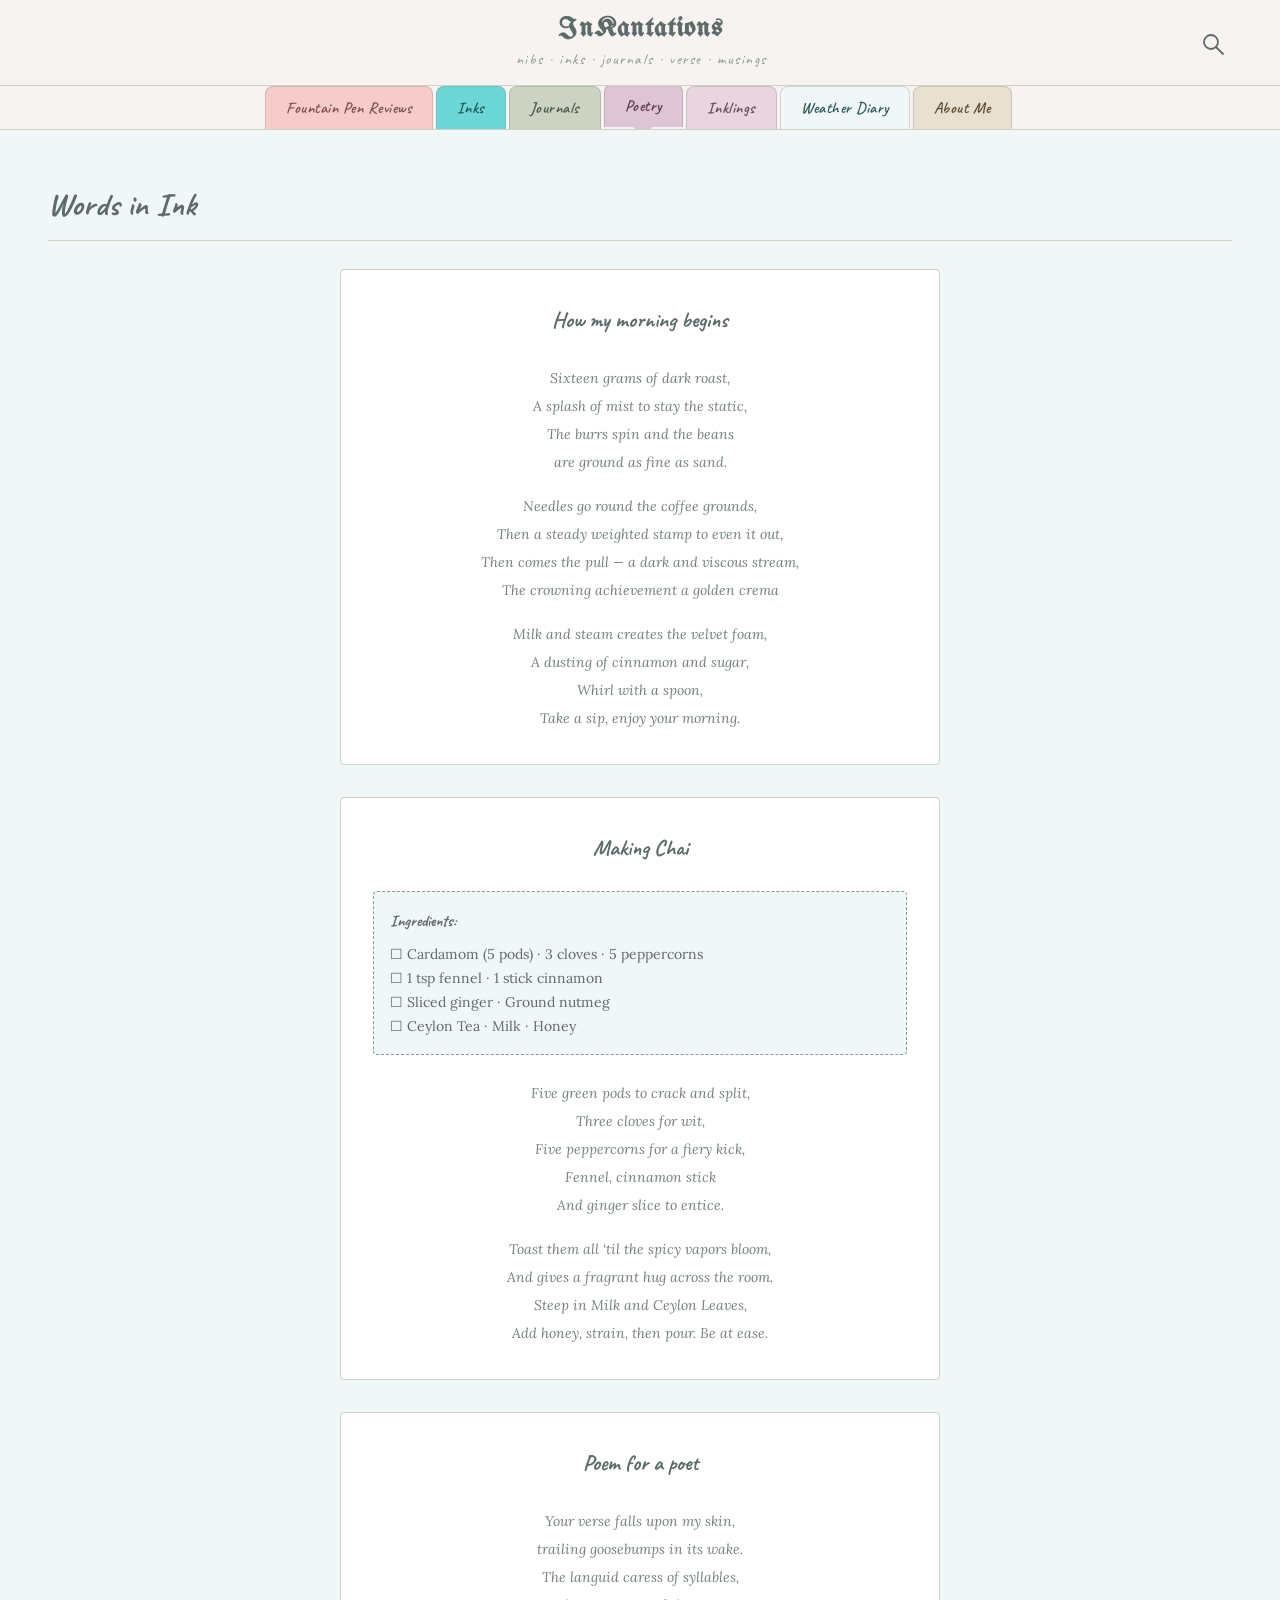
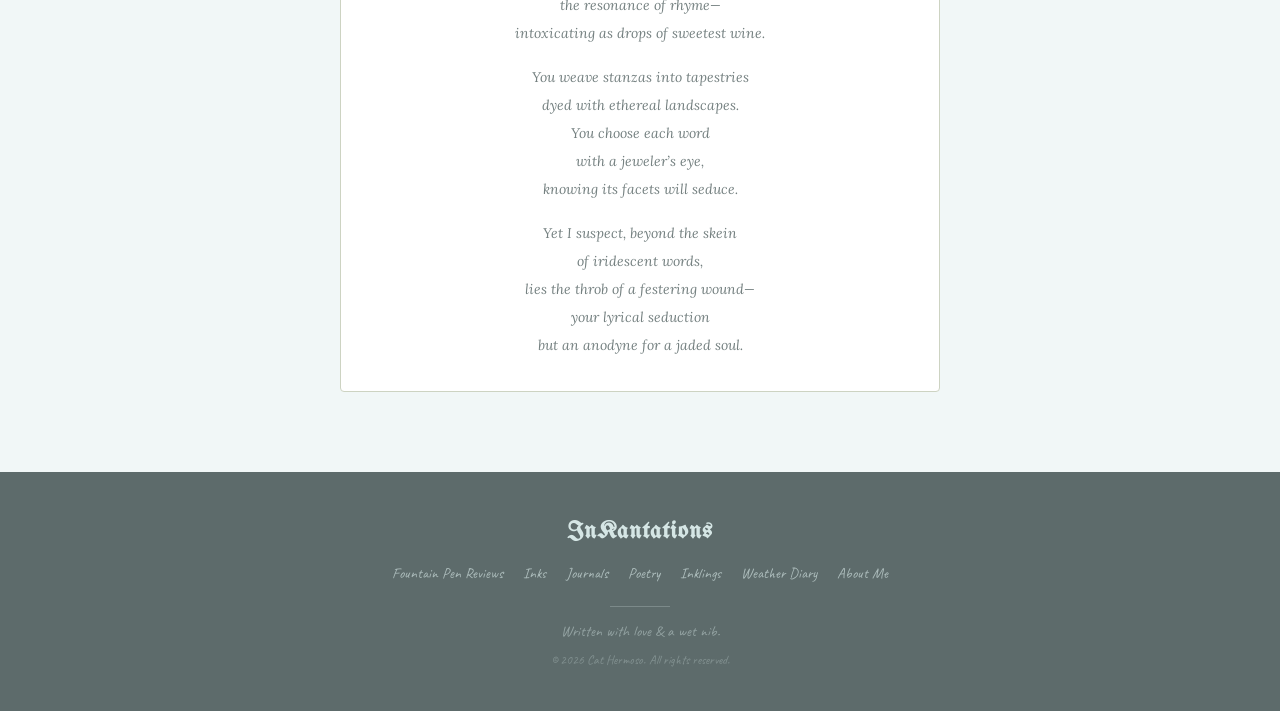
<file: category-poet.html>
<!DOCTYPE html>
<html lang="en">
<head>
  <meta charset="UTF-8">
  <meta name="viewport" content="width=device-width, initial-scale=1.0">
  <title>Poetry — The Inkkeeper's Diary</title>
  <link rel="stylesheet" href="style.css">
  <link href="https://fonts.googleapis.com/css2?family=UnifrakturMaguntia&display=swap" rel="stylesheet">
  <style>
    .site-title {
      font-family: 'UnifrakturMaguntia', cursive !important;
      font-size: 1.7rem !important;
      letter-spacing: 0.04em;
    }
    .footer-logo {
      font-family: 'UnifrakturMaguntia', cursive !important;
      font-size: 1.5rem !important;
      letter-spacing: 0.04em;
    }
  </style>
</head>
<body>

  <!-- ===================== HEADER ===================== -->
  <header class="site-header">
    <div class="header-top">
      <div class="header-spacer"></div>
      <div class="header-title-block">
        <a href="index.html" class="site-title">InKantations</a>
        <div class="site-tagline">nibs · inks · journals · verse · musings</div>
      </div>
      <button class="search-btn" onclick="openSearch()" aria-label="Search">
        <svg viewBox="0 0 26 26" fill="none" stroke="currentColor" stroke-width="1.8" stroke-linecap="round">
          <circle cx="11" cy="11" r="7"/><line x1="16.5" y1="16.5" x2="23" y2="23"/>
        </svg>
      </button>
    </div>
    <nav class="nav-tabs" aria-label="Site categories">
      <a href="category-pens.html" class="nav-tab tab-pens">Fountain Pen Reviews</a>
      <a href="category-inks.html" class="nav-tab tab-inks">Inks</a>
      <a href="category-jrnl.html" class="nav-tab tab-jrnl">Journals</a>
      <a href="category-poet.html" class="nav-tab tab-poet active">Poetry</a>
      <a href="category-mean.html" class="nav-tab tab-mean">Inklings</a>
      <a href="weather-diary.html" class="nav-tab tab-wthr">Weather Diary</a>
      <a href="about.html" class="nav-tab tab-about">About Me</a>
    </nav>
  </header>

 <!-- ===================== CONTENT ===================== -->
  <main class="section">
    <h2 class="section-title">Words in Ink</h2>

    <!-- Poem 1: How my morning begins -->
    <article id="poem-morning" class="card" style="max-width: 600px; margin: 0 auto 2rem; padding: 2rem;">
      <h3 class="poem-title" style="text-align: center; margin-bottom: 1.5rem;">How my morning begins</h3>
      <div class="poem-lines" style="text-align: center; font-style: italic; line-height: 2;">
        <p>Sixteen grams of dark roast,<br>
        A splash of mist to stay the static,<br>
        The burrs spin and the beans<br>
        are ground as fine as sand.</p>
        <p style="margin-top: 1rem;">Needles go round the coffee grounds,<br>
        Then a steady weighted stamp to even it out,<br>
        Then comes the pull — a dark and viscous stream,<br>
        The crowning achievement a golden crema</p>
        <p style="margin-top: 1rem;">Milk and steam creates the velvet foam,<br>
        A dusting of cinnamon and sugar,<br>
        Whirl with a spoon,<br>
        Take a sip, enjoy your morning.</p>
      </div>
    </article>

    <!-- Poem 2: Making Chai -->
    <article id="poem-chai" class="card" style="max-width: 600px; margin: 0 auto 2rem; padding: 2rem;">
      <h3 class="poem-title" style="text-align: center; margin-bottom: 1.5rem;">Making Chai</h3>
      <div style="background: var(--base); padding: 1rem; border-radius: 4px; border: 1px dashed var(--slate-light); margin-bottom: 1.5rem;">
        <h4 style="font-family: var(--font-hand); margin-bottom: 0.5rem;">Ingredients:</h4>
        <ul style="list-style: none; font-size: 14px; color: var(--slate);">
          <li>☐ Cardamom (5 pods) · 3 cloves · 5 peppercorns</li>
          <li>☐ 1 tsp fennel · 1 stick cinnamon</li>
          <li>☐ Sliced ginger · Ground nutmeg</li>
          <li>☐ Ceylon Tea · Milk · Honey</li>
        </ul>
      </div>
      <div class="poem-lines" style="text-align: center; font-style: italic; line-height: 2;">
        <p>Five green pods to crack and split,<br>
        Three cloves for wit,<br>
        Five peppercorns for a fiery kick,<br>
        Fennel, cinnamon stick<br>
        And ginger slice to entice.</p>
        <p style="margin-top: 1rem;">Toast them all ‘til the spicy vapors bloom,<br>
        And gives a fragrant hug across the room.<br>
        Steep in Milk and Ceylon Leaves,<br>
        Add honey, strain, then pour. Be at ease.</p>
      </div>
    </article>

    <!-- Poem 3: Poem for a poet -->
    <article id="poem-poet" class="card" style="max-width: 600px; margin: 0 auto 2rem; padding: 2rem;">
      <h3 class="poem-title" style="text-align: center; margin-bottom: 1.5rem;">Poem for a poet</h3>
      <div class="poem-lines" style="text-align: center; font-style: italic; line-height: 2;">
        <p>Your verse falls upon my skin,<br>
        trailing goosebumps in its wake.<br>
        The languid caress of syllables,<br>
        the resonance of rhyme—<br>
        intoxicating as drops of sweetest wine.</p>
        <p style="margin-top: 1rem;">You weave stanzas into tapestries<br>
        dyed with ethereal landscapes.<br>
        You choose each word<br>
        with a jeweler’s eye,<br>
        knowing its facets will seduce.</p>
        <p style="margin-top: 1rem;">Yet I suspect, beyond the skein<br>
        of iridescent words,<br>
        lies the throb of a festering wound—<br>
        your lyrical seduction<br>
        but an anodyne for a jaded soul.</p>
      </div>
    </article>
  </main>



  <!-- ===================== FOOTER ===================== -->
  <footer class="site-footer">
    <div class="footer-logo">InKantations</div>
    <nav class="footer-nav" aria-label="Footer navigation">
      <a href="category-pens.html">Fountain Pen Reviews</a>
      <a href="category-inks.html">Inks</a>
      <a href="category-jrnl.html">Journals</a>
      <a href="category-poet.html">Poetry</a>
      <a href="category-mean.html">Inklings</a>
      <a href="weather-diary.html">Weather Diary</a>
      <a href="about.html">About Me</a>
    </nav>
    <div class="footer-rule"></div>
    <p class="footer-tagline">Written with love &amp; a wet nib.</p>
    <p class="footer-copy">&copy; 2026 Cat Hermoso. All rights reserved.</p>
  </footer>

  <script>
    function openSearch() { document.getElementById('searchOverlay').classList.add('open'); }
  </script>
</body>
</html>
</file>
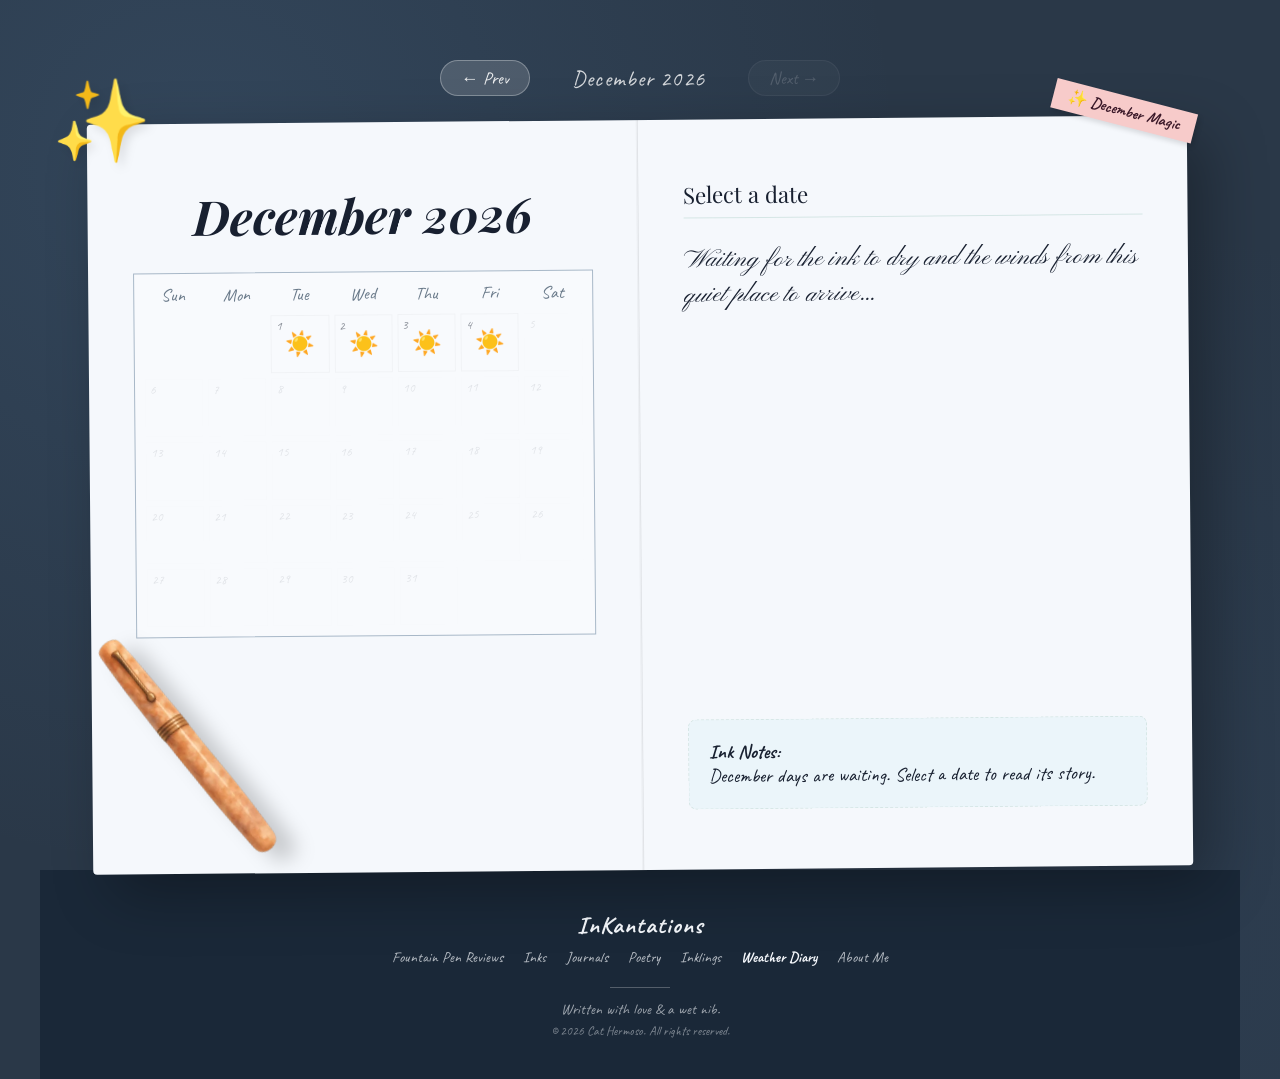
<file: weather-diary.html>
<!DOCTYPE html>
<html lang="en">
<head>
    <meta charset="UTF-8">
    <meta name="viewport" content="width=device-width, initial-scale=1.0">
    <title>Weather Diary 2026 — InKantations</title>
    <link href="https://fonts.googleapis.com/css2?family=Pinyon+Script&family=Lora:ital,wght@0,400;0,500;1,400;1,500&family=Playfair+Display:ital,wght@0,400;1,400;1,600&family=Caveat:wght@400;600;700&display=swap" rel="stylesheet">
    <style>
        :root {
            --desk-wood:   #5D6B6B;
            --paper:       #F7F3F0;
            --ink:         #5D6B6B;
            --accent:      #F7CBCA;
            --pencil-gray: #8a9a9a;
            --line-color:  #CDD3C2;
        }

        * { box-sizing: border-box; margin: 0; padding: 0; }

        body {
            background-color: var(--desk-wood);
            font-family: 'Lora', serif;
            color: var(--ink);
            min-height: 100vh;
            display: flex;
            flex-direction: column;
            align-items: center;
            padding: 60px 40px 0;
            transition: background-color 0.5s ease;
        }

        /* ── MONTH NAVIGATION ── */
        .month-nav {
            display: flex;
            align-items: center;
            gap: 1.5rem;
            margin-bottom: 1.5rem;
            font-family: 'Caveat', cursive;
            font-size: 1.4rem;
            color: rgba(255,255,255,0.8);
        }

        .month-nav button {
            background: rgba(255,255,255,0.15);
            border: 1px solid rgba(255,255,255,0.3);
            color: rgba(255,255,255,0.9);
            font-family: 'Caveat', cursive;
            font-size: 1.1rem;
            padding: 6px 20px;
            border-radius: 20px;
            cursor: pointer;
            transition: background 0.2s, transform 0.15s;
        }

        .month-nav button:hover:not(:disabled) {
            background: rgba(255,255,255,0.28);
            transform: translateY(-2px);
        }

        .month-nav button:disabled { opacity: 0.2; cursor: default; }

        .month-nav span {
            min-width: 170px;
            text-align: center;
            letter-spacing: 0.05em;
        }

        /* ── JOURNAL SPREAD ── */
        .journal-spread {
            background: var(--paper);
            width: 100%;
            max-width: 1100px;
            min-height: 750px;
            display: flex;
            box-shadow: 20px 20px 60px rgba(0,0,0,0.3);
            position: relative;
            transform: rotate(-0.5deg);
            border-radius: 4px;
            z-index: 2;
        }

        .journal-flower {
            position: absolute;
            top: -45px;
            left: -35px;
            font-size: 80px;
            filter: drop-shadow(5px 5px 5px rgba(0,0,0,0.1)) sepia(0.15);
            z-index: 10;
            pointer-events: none;
            line-height: 1;
        }

        .journal-sticker {
            position: absolute;
            top: -20px;
            right: -10px;
            padding: 5px 15px;
            font-family: 'Caveat', cursive;
            font-weight: 700;
            font-size: 1rem;
            transform: rotate(15deg);
            box-shadow: 3px 3px 5px rgba(0,0,0,0.12);
            z-index: 10;
            white-space: nowrap;
        }

        .page-left::before {
            content: '';
            position: absolute;
            bottom: -10px;
            left: -10px;
            width: 300px;
            height: 300px;
            background-image: url('angelskin.png');
            background-size: contain;
            background-repeat: no-repeat;
            transform: rotate(-20deg);
            filter: drop-shadow(15px 15px 10px rgba(0,0,0,0.2)) sepia(0.2);
            z-index: 20;
            pointer-events: none;
        }

        .binding-line {
            position: absolute;
            left: 50%;
            top: 0; bottom: 0;
            width: 2px;
            background: linear-gradient(to right, rgba(0,0,0,0.05), rgba(0,0,0,0.02) 50%, rgba(0,0,0,0.05));
            transform: translateX(-50%);
            z-index: 5;
        }

        .page { flex: 1; padding: 60px 45px; position: relative; }
        .page-left { border-right: 1px solid rgba(0,0,0,0.05); }

        .month-header {
            font-family: 'Playfair Display', serif;
            font-style: italic;
            font-size: 3rem;
            color: var(--ink);
            text-align: center;
            margin-bottom: 25px;
        }

        .calendar-grid {
            display: grid;
            grid-template-columns: repeat(7, 1fr);
            gap: 5px;
            border: 1px solid var(--line-color);
            padding: 10px;
            background: rgba(255,255,255,0.3);
        }

        .day-label {
            font-family: 'Caveat', cursive;
            font-size: 1.1rem;
            text-align: center;
            padding-bottom: 5px;
            color: var(--pencil-gray);
        }

        .day-cell {
            aspect-ratio: 1;
            border: 1px solid rgba(0,0,0,0.03);
            position: relative;
            cursor: pointer;
            transition: all 0.2s ease;
            display: flex;
            align-items: center;
            justify-content: center;
            font-family: 'Caveat', cursive;
            font-size: 1.2rem;
        }

        .day-cell.empty { border: none; cursor: default; }

        .day-cell:hover:not(.future):not(.empty) {
            transform: translateY(-3px);
            background: white;
            box-shadow: 0 4px 10px rgba(0,0,0,0.05);
        }

        .day-num {
            position: absolute;
            top: 2px; left: 4px;
            font-size: 0.8rem;
            opacity: 0.5;
        }

        .weather-icon { font-size: 1.5rem; }

        .page-right { display: flex; flex-direction: column; }

        .entry-date {
            font-family: 'Playfair Display', serif;
            font-size: 1.4rem;
            border-bottom: 1px solid var(--accent);
            margin-bottom: 25px;
            padding-bottom: 8px;
        }

        .weather-story {
            font-family: 'Pinyon Script', cursive;
            font-size: 1.6rem;
            line-height: 2.2rem;
            flex: 1;
            background-image: linear-gradient(var(--line-color) 1px, transparent 1px);
            background-size: 100% 2.2rem;
        }

        .note-pad {
            margin-top: 30px;
            padding: 20px;
            border: 1px dashed var(--accent);
            font-family: 'Caveat', cursive;
            font-size: 1.2rem;
            border-radius: 8px;
        }

        @media (max-width: 900px) {
            body { padding: 20px; }
            .month-nav { margin-bottom: 1rem; }
            .journal-spread { flex-direction: column; transform: none; }
            .page-left::before, .journal-flower { display: none; }
        }
    </style>
</head>
<body>

    <div class="month-nav">
        <button id="prevBtn">← Prev</button>
        <span id="monthLabel">Loading...</span>
        <button id="nextBtn">Next →</button>
    </div>

    <main class="journal-spread">
        <div class="binding-line"></div>
        <div class="journal-flower" id="journalFlower"></div>
        <div class="journal-sticker" id="journalSticker"></div>

        <section class="page page-left">
            <h1 class="month-header" id="monthHeader"></h1>
            <div class="calendar-grid" id="calendarGrid"></div>
        </section>

        <section class="page page-right" id="entryPanel">
            <div class="entry-date" id="viewDate">Select a date</div>
            <div class="weather-story" id="viewText">
                Waiting for the ink to dry and the winds from <span id="userCity">your city</span> to arrive...
            </div>
            <div class="note-pad" id="notePad">
                <strong>Ink Notes:</strong>
                <p id="viewNotes">The weather defines the local atmosphere. Select a date to read its story.</p>
            </div>
        </section>
    </main>

    <footer id="siteFooter" style="
        padding: 2.5rem 3rem;
        text-align: center;
        font-family: 'Caveat', cursive;
        align-self: stretch;
        margin-top: auto;
    ">
        <div style="font-size:1.5rem; font-weight:700; margin-bottom:0.5rem; letter-spacing:0.04em;">InKantations</div>
        <nav aria-label="Footer navigation" style="display:flex; justify-content:center; flex-wrap:wrap; gap:1.25rem; margin-bottom:1.25rem;">
            <a href="category-pens.html" style="color:inherit; opacity:0.7; text-decoration:none; font-size:15px;">Fountain Pen Reviews</a>
            <a href="category-inks.html" style="color:inherit; opacity:0.7; text-decoration:none; font-size:15px;">Inks</a>
            <a href="category-jrnl.html" style="color:inherit; opacity:0.7; text-decoration:none; font-size:15px;">Journals</a>
            <a href="category-poet.html" style="color:inherit; opacity:0.7; text-decoration:none; font-size:15px;">Poetry</a>
            <a href="category-mean.html" style="color:inherit; opacity:0.7; text-decoration:none; font-size:15px;">Inklings</a>
            <a href="weather-diary.html" style="color:inherit; opacity:1;   text-decoration:none; font-size:15px; font-weight:700;">Weather Diary</a>
            <a href="about.html"         style="color:inherit; opacity:0.7; text-decoration:none; font-size:15px;">About Me</a>
        </nav>
        <div style="width:60px; height:1px; background:rgba(255,255,255,0.25); margin:0 auto 0.75rem;"></div>
        <p style="font-size:15px; opacity:0.6;">Written with love &amp; a wet nib.</p>
        <p style="font-size:13px; opacity:0.45; margin-top:4px;">&copy; 2026 Cat Hermoso. All rights reserved.</p>
    </footer>

    <script>
        const YEAR = 2026;

        const MONTHS = {
            1:  { name:'January',   days:31, offset:4,
                  desk:'#3a4a58', paper:'#f5f8fc', ink:'#2a3a4a', accent:'#D5E6E5',
                  pencilGray:'#7a8a9a', lineColor:'#c0ccd8',
                  stickerBg:'#D5E6E5', stickerColor:'#2a4a5a',
                  notePadBg:'rgba(109,215,216,0.07)', footerBg:'#2a3a48',
                  flower:'❄️', sticker:'❄️ January Frost',
                  bg:'radial-gradient(circle at 15% 15%, rgba(200,220,240,0.15) 0%, transparent 50%), radial-gradient(circle at 85% 85%, rgba(150,180,210,0.08) 0%, transparent 50%)',
                  inkColors:{ Sunny:'#3a8ab0', Rainy:'#2a4a6a', Cloudy:'#5a7a8a', Windy:'#4a6a7a', Stormy:'#2a3a4a' } },

            2:  { name:'February',  days:28, offset:0,
                  desk:'#6a4a58', paper:'#fdf5f8', ink:'#4a2a3a', accent:'#F7CBCA',
                  pencilGray:'#9a7a88', lineColor:'#e0c8d0',
                  stickerBg:'#F7CBCA', stickerColor:'#6a2a3a',
                  notePadBg:'rgba(247,203,202,0.12)', footerBg:'#5a3a48',
                  flower:'🌹', sticker:'💌 February',
                  bg:'radial-gradient(circle at 15% 15%, rgba(240,200,210,0.15) 0%, transparent 50%), radial-gradient(circle at 85% 85%, rgba(200,150,170,0.08) 0%, transparent 50%)',
                  inkColors:{ Sunny:'#c96080', Rainy:'#6a3a5a', Cloudy:'#9a7a88', Windy:'#b07090', Stormy:'#5a2a4a' } },

            3:  { name:'March',     days:31, offset:0,
                  desk:'#4a5a44', paper:'#f5f8f3', ink:'#2a3a28', accent:'#CDD3C2',
                  pencilGray:'#7a8a78', lineColor:'#b8c8b0',
                  stickerBg:'#CDD3C2', stickerColor:'#2a3a28',
                  notePadBg:'rgba(109,180,100,0.07)', footerBg:'#3a4a38',
                  flower:'🌱', sticker:'🌱 March Awakens',
                  bg:'radial-gradient(circle at 15% 15%, rgba(180,210,160,0.12) 0%, transparent 50%), radial-gradient(circle at 85% 85%, rgba(140,170,120,0.08) 0%, transparent 50%)',
                  inkColors:{ Sunny:'#6a9a50', Rainy:'#3a5a38', Cloudy:'#7a8a70', Windy:'#5a7a58', Stormy:'#3a4a38' } },

            4:  { name:'April',     days:30, offset:3,
                  desk:'#5D6B6B', paper:'#F7F3F0', ink:'#5D6B6B', accent:'#F7CBCA',
                  pencilGray:'#8a9a9a', lineColor:'#CDD3C2',
                  stickerBg:'#F7CBCA', stickerColor:'#5D6B6B',
                  notePadBg:'rgba(247,203,202,0.10)', footerBg:'#4a5858',
                  flower:'🌸', sticker:'⭐ April Memories',
                  bg:'radial-gradient(circle at 15% 15%, rgba(93,107,107,0.15) 0%, transparent 50%), radial-gradient(circle at 85% 85%, rgba(109,215,216,0.08) 0%, transparent 50%)',
                  inkColors:{ Sunny:'#3a9a9a', Rainy:'#5D6B6B', Cloudy:'#8a9a9a', Windy:'#6a9a9a', Stormy:'#3a5a5a' } },

            5:  { name:'May',       days:31, offset:5,
                  desk:'#7a6a50', paper:'#fdf8f2', ink:'#4a3a2a', accent:'#f0d6e8',
                  pencilGray:'#9a8a7a', lineColor:'#d5c8b8',
                  stickerBg:'#CDD3C2', stickerColor:'#4a5a3a',
                  notePadBg:'rgba(201,168,76,0.07)', footerBg:'#5a4a38',
                  flower:'🌷', sticker:'🌿 May in Bloom',
                  bg:'radial-gradient(circle at 15% 15%, rgba(255,220,120,0.12) 0%, transparent 50%), radial-gradient(circle at 85% 85%, rgba(200,170,100,0.08) 0%, transparent 50%)',
                  inkColors:{ Sunny:'#c9a84c', Rainy:'#7a6a9a', Cloudy:'#9a8a7a', Windy:'#6a9a6a', Stormy:'#7a6a50' } },

            6:  { name:'June',      days:30, offset:1,
                  desk:'#6a5230', paper:'#fefaf4', ink:'#3a2a10', accent:'#f5dfa0',
                  pencilGray:'#9a8860', lineColor:'#e0c878',
                  stickerBg:'#f5dfa0', stickerColor:'#3a2a10',
                  notePadBg:'rgba(245,223,120,0.08)', footerBg:'#5a4228',
                  flower:'🌻', sticker:'☀️ June Sunshine',
                  bg:'radial-gradient(circle at 15% 15%, rgba(255,220,80,0.12) 0%, transparent 50%), radial-gradient(circle at 85% 85%, rgba(210,170,60,0.08) 0%, transparent 50%)',
                  inkColors:{ Sunny:'#e8a820', Rainy:'#6a7a50', Cloudy:'#9a8858', Windy:'#7a9a58', Stormy:'#5a5a38' } },

            7:  { name:'July',      days:31, offset:3,
                  desk:'#7a4830', paper:'#fef8f2', ink:'#4a2818', accent:'#f5c090',
                  pencilGray:'#9a7868', lineColor:'#e0b888',
                  stickerBg:'#f5c090', stickerColor:'#4a2818',
                  notePadBg:'rgba(245,160,80,0.07)', footerBg:'#6a3828',
                  flower:'🌺', sticker:'🌺 July Bloom',
                  bg:'radial-gradient(circle at 15% 15%, rgba(240,160,80,0.12) 0%, transparent 50%), radial-gradient(circle at 85% 85%, rgba(200,120,60,0.08) 0%, transparent 50%)',
                  inkColors:{ Sunny:'#e87030', Rainy:'#5a6a8a', Cloudy:'#9a8070', Windy:'#8a9a70', Stormy:'#4a5a6a' } },

            8:  { name:'August',    days:31, offset:6,
                  desk:'#6a5838', paper:'#fefaf4', ink:'#3a2a18', accent:'#e8d8a0',
                  pencilGray:'#9a8870', lineColor:'#d8c888',
                  stickerBg:'#e8d8a0', stickerColor:'#3a2a18',
                  notePadBg:'rgba(232,216,120,0.08)', footerBg:'#5a4828',
                  flower:'🌾', sticker:'🌾 August Harvest',
                  bg:'radial-gradient(circle at 15% 15%, rgba(220,190,80,0.12) 0%, transparent 50%), radial-gradient(circle at 85% 85%, rgba(180,150,60,0.08) 0%, transparent 50%)',
                  inkColors:{ Sunny:'#c89030', Rainy:'#6a6a50', Cloudy:'#8a8868', Windy:'#7a8a60', Stormy:'#5a5a40' } },

            9:  { name:'September', days:30, offset:2,
                  desk:'#6a4828', paper:'#fdf6ee', ink:'#3a2010', accent:'#e8b880',
                  pencilGray:'#9a7858', lineColor:'#d8a868',
                  stickerBg:'#e8b880', stickerColor:'#3a2010',
                  notePadBg:'rgba(232,160,80,0.07)', footerBg:'#5a3818',
                  flower:'🍂', sticker:'🍂 September Turns',
                  bg:'radial-gradient(circle at 15% 15%, rgba(220,140,60,0.12) 0%, transparent 50%), radial-gradient(circle at 85% 85%, rgba(180,100,40,0.08) 0%, transparent 50%)',
                  inkColors:{ Sunny:'#d87838', Rainy:'#6a4a28', Cloudy:'#9a7858', Windy:'#8a7848', Stormy:'#5a3a20' } },

            10: { name:'October',   days:31, offset:4,
                  desk:'#5a3818', paper:'#fdf4ec', ink:'#3a1808', accent:'#e89858',
                  pencilGray:'#9a6848', lineColor:'#c88848',
                  stickerBg:'#e89858', stickerColor:'#3a1808',
                  notePadBg:'rgba(232,120,48,0.07)', footerBg:'#4a2810',
                  flower:'🍁', sticker:'🍁 October Amber',
                  bg:'radial-gradient(circle at 15% 15%, rgba(200,100,40,0.12) 0%, transparent 50%), radial-gradient(circle at 85% 85%, rgba(160,60,20,0.08) 0%, transparent 50%)',
                  inkColors:{ Sunny:'#c86028', Rainy:'#5a3a28', Cloudy:'#9a6848', Windy:'#7a5838', Stormy:'#4a2818' } },

            11: { name:'November',  days:30, offset:0,
                  desk:'#4a4840', paper:'#f8f5f0', ink:'#282820', accent:'#c8b8a0',
                  pencilGray:'#888078', lineColor:'#b8a890',
                  stickerBg:'#c8b8a0', stickerColor:'#282820',
                  notePadBg:'rgba(180,160,120,0.07)', footerBg:'#383830',
                  flower:'🍃', sticker:'🍃 November Mist',
                  bg:'radial-gradient(circle at 15% 15%, rgba(160,150,120,0.12) 0%, transparent 50%), radial-gradient(circle at 85% 85%, rgba(120,110,80,0.08) 0%, transparent 50%)',
                  inkColors:{ Sunny:'#8a7858', Rainy:'#3a3a48', Cloudy:'#6a6a60', Windy:'#5a6a58', Stormy:'#2a2a38' } },

            12: { name:'December',  days:31, offset:2,
                  desk:'#2a3848', paper:'#f5f8fc', ink:'#182030', accent:'#D5E6E5',
                  pencilGray:'#6a7a8a', lineColor:'#a8b8c8',
                  stickerBg:'#F7CBCA', stickerColor:'#3a1828',
                  notePadBg:'rgba(109,215,216,0.07)', footerBg:'#1a2838',
                  flower:'✨', sticker:'✨ December Magic',
                  bg:'radial-gradient(circle at 15% 15%, rgba(100,150,200,0.15) 0%, transparent 50%), radial-gradient(circle at 85% 85%, rgba(80,120,170,0.08) 0%, transparent 50%)',
                  inkColors:{ Sunny:'#3a7ab0', Rainy:'#2a3a5a', Cloudy:'#5a6a7a', Windy:'#4a6a88', Stormy:'#1a2a3a' } }
        };

        const weatherTypes = [
            { icon:'☀️', mood:'Sunny',   desc:'A bright, smiling day with golden rays.' },
            { icon:'☁️', mood:'Cloudy',  desc:'The sky is wearing a soft, gray blanket.' },
            { icon:'🌧️', mood:'Rainy',   desc:'Little hearts falling from the sky.' },
            { icon:'🌈', mood:'Rainbow', desc:'A magical bridge after a light sprinkle.' },
            { icon:'🌬️', mood:'Windy',   desc:'The trees are dancing in a cool breeze.' }
        ];

        let currentMonth;
        let detectedCity = "this quiet place";

        // ── THEME ─────────────────────────────────────────────────────────────
        function applyTheme(m) {
            const c = MONTHS[m];
            const r = document.documentElement.style;
            r.setProperty('--desk-wood',   c.desk);
            r.setProperty('--paper',       c.paper);
            r.setProperty('--ink',         c.ink);
            r.setProperty('--accent',      c.accent);
            r.setProperty('--pencil-gray', c.pencilGray);
            r.setProperty('--line-color',  c.lineColor);

            document.body.style.backgroundColor = c.desk;
            document.body.style.backgroundImage = c.bg;

            document.getElementById('monthHeader').textContent   = `${c.name} ${YEAR}`;
            document.getElementById('monthLabel').textContent    = `${c.name} ${YEAR}`;
            document.getElementById('journalFlower').textContent = c.flower;

            const sticker          = document.getElementById('journalSticker');
            sticker.textContent    = c.sticker;
            sticker.style.background = c.stickerBg;
            sticker.style.color      = c.stickerColor;

            const notePad              = document.getElementById('notePad');
            notePad.style.background   = c.notePadBg;
            notePad.style.borderColor  = c.accent;

            const footer           = document.getElementById('siteFooter');
            footer.style.background = c.footerBg;
            footer.style.color      = c.paper;

            document.title = `Weather Diary · ${c.name} ${YEAR} — InKantations`;

            document.getElementById('viewDate').textContent       = 'Select a date';
            document.getElementById('viewDate').style.borderColor = c.accent;
            document.getElementById('viewText').style.color       = c.ink;
            document.getElementById('viewText').style.backgroundImage     = 'none';
            document.getElementById('viewText').style.webkitTextFillColor = 'initial';
            document.getElementById('viewText').innerHTML =
                `Waiting for the ink to dry and the winds from <span id="userCity">${detectedCity}</span> to arrive...`;
            document.getElementById('viewNotes').textContent  = `${c.name} days are waiting. Select a date to read its story.`;
            document.getElementById('viewNotes').style.color  = c.ink;
        }

        // ── NAVIGATION ────────────────────────────────────────────────────────
        function goToMonth(m) {
            if (m < 1 || m > 12) return;
            const p = new URLSearchParams(window.location.search);
            p.set('month', m);
            window.location.search = p.toString();
        }

        function updateNavButtons(m) {
            document.getElementById('prevBtn').disabled = (m === 1);
            document.getElementById('nextBtn').disabled = (m === 12);
            document.getElementById('prevBtn').onclick  = () => goToMonth(m - 1);
            document.getElementById('nextBtn').onclick  = () => goToMonth(m + 1);
        }

        // ── WEATHER CODE → TYPE ───────────────────────────────────────────────
        function codeToWeather(code) {
            if (code === 0 || code === 1)          return weatherTypes[0]; // Sunny
            if (code <= 3)                         return weatherTypes[1]; // Cloudy
            if (code <= 48)                        return weatherTypes[4]; // Windy/Fog
            if (code >= 95)                        return weatherTypes[2]; // Stormy → Rainy
            if (code >= 51)                        return weatherTypes[2]; // Rainy
            return weatherTypes[1];
        }

        // ── HISTORICAL WEATHER ────────────────────────────────────────────────
        async function fetchHistoricalWeather(lat, lon, month) {
            const c          = MONTHS[month];
            const monthStart = new Date(YEAR, month - 1, 1);
            const monthEnd   = new Date(YEAR, month, 1);
            const today      = new Date();

            if (today < monthStart) return {};   // future month — nothing to fetch

            const endDate = today < monthEnd ? today : new Date(YEAR, month, 0);
            const fmt = d =>
                `${d.getFullYear()}-${String(d.getMonth()+1).padStart(2,'0')}-${String(d.getDate()).padStart(2,'0')}`;

            const url = `https://archive-api.open-meteo.com/v1/archive?latitude=${lat}&longitude=${lon}` +
                        `&start_date=${fmt(monthStart)}&end_date=${fmt(endDate)}&daily=weathercode&timezone=auto`;
            const res  = await fetch(url);
            const data = await res.json();

            const byDay = {};
            (data.daily?.time || []).forEach((dateStr, i) => {
                const day    = parseInt(dateStr.split('-')[2], 10);
                byDay[day]   = codeToWeather(data.daily.weathercode[i]);
            });
            return byDay;
        }

        // ── CALENDAR ─────────────────────────────────────────────────────────
        function populateGrid(weatherByDay, fallback) {
            const c     = MONTHS[currentMonth];
            const grid  = document.getElementById('calendarGrid');
            const today = new Date();

            const monthStart = new Date(YEAR, currentMonth - 1, 1);
            const monthEnd   = new Date(YEAR, currentMonth, 1);
            let currentDay;
            if      (today < monthStart) currentDay = 0;
            else if (today < monthEnd)   currentDay = today.getDate();
            else                         currentDay = c.days;

            grid.innerHTML = `
                <div class="day-label">Sun</div><div class="day-label">Mon</div>
                <div class="day-label">Tue</div><div class="day-label">Wed</div>
                <div class="day-label">Thu</div><div class="day-label">Fri</div>
                <div class="day-label">Sat</div>
            `;

            for (let e = 0; e < c.offset; e++) {
                const empty = document.createElement('div');
                empty.className = 'day-cell empty';
                grid.appendChild(empty);
            }

            for (let i = 1; i <= c.days; i++) {
                const cell = document.createElement('div');
                cell.className = 'day-cell';
                if (i > currentDay) {
                    cell.classList.add('future');
                    cell.style.opacity = '0.2';
                    cell.innerHTML = `<span class="day-num">${i}</span>`;
                } else {
                    const w = weatherByDay[i] || fallback;
                    cell.innerHTML = `<span class="day-num">${i}</span><span class="weather-icon">${w.icon}</span>`;
                    cell.onclick = () => updateEntry(i, w);
                }
                grid.appendChild(cell);
            }
        }

        // ── ENTRY PANEL ───────────────────────────────────────────────────────
        function updateEntry(day, weather) {
            const c     = MONTHS[currentMonth];
            const colors = {
                ...c.inkColors,
                Rainbow: 'linear-gradient(45deg, #FF6B6B, #FFD93D, #6BCB77, #4D96FF, #9B59B6)'
            };
            const selected  = colors[weather.mood] || c.ink;
            const storyText = document.getElementById('viewText');
            const notesText = document.getElementById('viewNotes');
            const dateLine  = document.getElementById('viewDate');

            if (weather.mood === 'Rainbow') {
                storyText.style.backgroundImage      = colors.Rainbow;
                storyText.style.webkitBackgroundClip = 'text';
                storyText.style.webkitTextFillColor  = 'transparent';
                storyText.style.display              = 'inline-block';
            } else {
                storyText.style.backgroundImage     = 'none';
                storyText.style.webkitTextFillColor = 'initial';
                storyText.style.color               = selected;
                storyText.style.fontFamily          = "'Pinyon Script', cursive";
            }

            notesText.style.color      = (weather.mood === 'Rainbow') ? '#9B59B6' : selected;
            dateLine.style.borderColor = selected;
            dateLine.textContent       = `${c.name} ${day}, ${YEAR}`;
            storyText.innerHTML = `Today in <strong>${detectedCity}</strong>, it is a <em>${weather.mood}</em> day. ${weather.desc}`;

            const panel = document.getElementById('entryPanel');
            panel.style.opacity = 0;
            setTimeout(() => { panel.style.opacity = 1; panel.style.transition = 'opacity 0.5s'; }, 50);
        }

        // ── GEOLOCATION ───────────────────────────────────────────────────────
        async function fetchLocalWeather(lat, lon) {
            try {
                const res  = await fetch(`https://api.open-meteo.com/v1/forecast?latitude=${lat}&longitude=${lon}&current_weather=true`);
                const data = await res.json();
                const code = data.current_weather.weathercode;
                if (code === 0)  return weatherTypes[0];
                if (code <= 3)   return weatherTypes[1];
                if (code >= 51)  return weatherTypes[2];
                return weatherTypes[4];
            } catch (e) { return weatherTypes[0]; }
        }

        async function initCalendar() {
            navigator.geolocation.getCurrentPosition(async (pos) => {
                const { latitude: lat, longitude: lon } = pos.coords;

                // City name
                try {
                    const geoRes  = await fetch(`https://nominatim.openstreetmap.org/reverse?format=json&lat=${lat}&lon=${lon}`);
                    const geoData = await geoRes.json();
                    const a = geoData.address || {};
                    detectedCity = a.city || a.town || a.municipality || a.city_district
                                || a.suburb || a.village || a.county || "this quiet place";
                    const cityEl = document.getElementById('userCity');
                    if (cityEl) cityEl.innerText = detectedCity;
                } catch (e) { console.warn("City fetch failed:", e); }

                // Fetch historical + current in parallel
                const [weatherByDay, todayWeather] = await Promise.all([
                    fetchHistoricalWeather(lat, lon, currentMonth).catch(() => ({})),
                    fetchLocalWeather(lat, lon)
                ]);

                // Pin today's live reading onto the current day cell
                const today = new Date();
                const monthStart = new Date(YEAR, currentMonth - 1, 1);
                const monthEnd   = new Date(YEAR, currentMonth, 1);
                if (today >= monthStart && today < monthEnd) {
                    weatherByDay[today.getDate()] = todayWeather;
                }

                populateGrid(weatherByDay, todayWeather);
            }, () => populateGrid({}, weatherTypes[0]));
        }

        // ── INIT ──────────────────────────────────────────────────────────────
        document.addEventListener('DOMContentLoaded', () => {
            const raw = parseInt(new URLSearchParams(window.location.search).get('month'), 10);
            currentMonth = (raw >= 1 && raw <= 12) ? raw : new Date().getMonth() + 1;
            applyTheme(currentMonth);
            updateNavButtons(currentMonth);
            initCalendar();
        });
    </script>

</body>
</html>
</file>
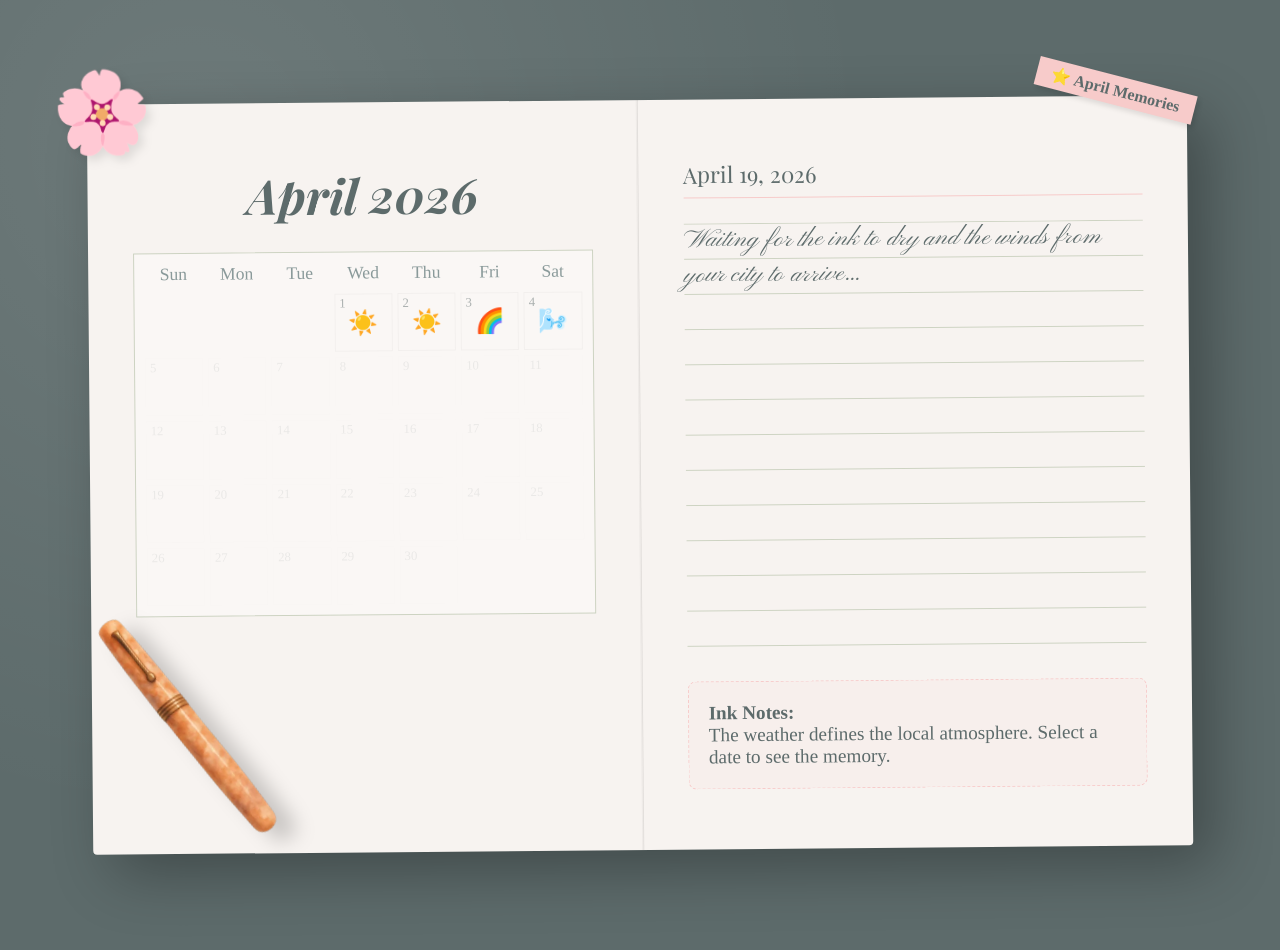
<file: whimsical-diary.html>
<!DOCTYPE html>
<html lang="en">
<head>
    <meta charset="UTF-8">
    <meta name="viewport" content="width=device-width, initial-scale=1.0">
    <title>My Whimsical Weather Journal</title>
    <link href="https://fonts.googleapis.com/css2?family=Pinyon Script:wght@400;600;700&family=Lora:ital,wght@0,400;0,500;1,400;1,500&family=Playfair+Display:ital,wght@0,400;1,400;1,600&display=swap" rel="stylesheet">
    
    <style>
        :root {
            /* Your updated artsy theme colors */
            --desk-wood: #5D6B6B;
            --paper: #F7F3F0;
            --ink: #5D6B6B;
            --accent-pink: #F7CBCA;
            --sky-blue: #6DD7D8;
            --pencil-gray: #8a9a9a;
            --line-color: #CDD3C2;
        }

        * { box-sizing: border-box; margin: 0; padding: 0; }

        body {
            background-color: var(--desk-wood);
            /* Coffee stain and wood texture integrated with your new theme */
            background-image: 
                radial-gradient(circle at 15% 15%, rgba(255, 255, 255, 0.1) 0%, transparent 50%),
                url("https://www.transparenttextures.com/patterns/dark-wood.png");
            font-family: 'Lora', serif;
            color: var(--ink);
            min-height: 100vh;
            display: flex;
            align-items: center;
            justify-content: center;
            padding: 100px 40px;
        }

        /* ── JOURNAL SPREAD ── */
        .journal-spread {
            background: var(--paper);
            width: 100%;
            max-width: 1100px;
            min-height: 750px;
            display: flex;
            box-shadow: 20px 20px 60px rgba(0,0,0,0.3);
            position: relative;
            transform: rotate(-0.5deg);
            border-radius: 4px;
            z-index: 2;
        }

        /* Sakura Flower - Now pinned to the notebook so it scrolls */
        .journal-spread::after {
            content: '🌸';
            position: absolute;
            top: -45px;
            left: -35px;
            font-size: 80px;
            filter: drop-shadow(5px 5px 5px rgba(0,0,0,0.1)) sepia(0.2);
            z-index: 10;
            pointer-events: none;
        }

        /* Angelskin Pen - Now pinned to the notebook bottom-left */
        .page-left::before {
            content: '';
            position: absolute;
            bottom: -10px;
            left: -10px;
            width: 300px;
            height: 300px;
            background-image: url('angelskin.png');
            background-size: contain;
            background-repeat: no-repeat;
            transform: rotate(-20deg);
            filter: drop-shadow(15px 15px 10px rgba(0,0,0,0.2)) sepia(0.1);
            z-index: 20;
            pointer-events: none;
        }

        /* Sticker - Pinned to notebook top-right */
        .journal-spread::before {
            content: '⭐ April Memories';
            position: absolute;
            top: -20px;
            right: -10px;
            background: var(--accent-pink);
            color: var(--ink);
            padding: 5px 15px;
            font-family: 'Caveat', cursive;
            font-weight: 700;
            transform: rotate(15deg);
            box-shadow: 3px 3px 5px rgba(0,0,0,0.1);
            z-index: 10;
        }

        .binding-line {
            position: absolute;
            left: 50%;
            top: 0;
            bottom: 0;
            width: 2px;
            background: linear-gradient(to right, rgba(0,0,0,0.05), rgba(0,0,0,0.02) 50%, rgba(0,0,0,0.05));
            transform: translateX(-50%);
            z-index: 5;
        }

        .page { flex: 1; padding: 60px 45px; position: relative; }
        .page-left { border-right: 1px solid rgba(0,0,0,0.05); }

        .month-header {
            font-family: 'Playfair Display', serif;
            font-style: italic;
            font-size: 3rem;
            color: var(--ink);
            text-align: center;
            margin-bottom: 25px;
        }

        .calendar-grid {
            display: grid;
            grid-template-columns: repeat(7, 1fr);
            gap: 5px;
            border: 1px solid var(--line-color);
            padding: 10px;
            background: rgba(255,255,255,0.3);
        }

        .day-label {
            font-family: 'Caveat', cursive;
            font-size: 1.1rem;
            text-align: center;
            padding-bottom: 5px;
            color: var(--pencil-gray);
        }

        .day-cell {
            aspect-ratio: 1;
            border: 1px solid rgba(0,0,0,0.03);
            position: relative;
            cursor: pointer;
            transition: all 0.2s ease;
            display: flex;
            align-items: center;
            justify-content: center;
            font-family: 'Caveat', cursive;
            font-size: 1.2rem;
        }

        .day-cell.empty { border: none; cursor: default; }

        .day-cell:hover:not(.future):not(.empty) {
            transform: translateY(-3px);
            background: white;
            box-shadow: 0 4px 10px rgba(0,0,0,0.05);
        }

        .day-num {
            position: absolute;
            top: 2px;
            left: 4px;
            font-size: 0.8rem;
            opacity: 0.5;
        }

        .weather-icon { font-size: 1.5rem; }

        .page-right { display: flex; flex-direction: column; }
        
        .entry-date {
            font-family: 'Playfair Display', serif;
            font-size: 1.4rem;
            border-bottom: 1px solid var(--accent-pink);
            margin-bottom: 25px;
            padding-bottom: 8px;
        }

	.weather-story { 
            font-family: 'Pinyon Script', cursive; /* Added handwritten font */
            font-size: 1.6rem; 
            line-height: 2.2rem; 
            flex: 1; 
            background-image: linear-gradient(var(--line-color) 1px, transparent 1px);
            background-size: 100% 2.2rem;
        }


        .note-pad {
            margin-top: 30px;
            padding: 20px;
            border: 1px dashed var(--accent-pink);
            background: rgba(247, 203, 202, 0.1);
            font-family: 'Caveat', cursive;
            font-size: 1.2rem;
            border-radius: 8px;
        }

        @media (max-width: 900px) {
            body { padding: 20px; }
            .journal-spread { flex-direction: column; transform: none; }
            .page-left::before, .journal-spread::after { display: none; }
        }
    </style>
</head>
<body>

    <main class="journal-spread">
        <div class="binding-line"></div>
        <section class="page page-left">
            <h1 class="month-header">April 2026</h1>
            <div class="calendar-grid" id="calendarGrid">
                </div>
        </section>

        <section class="page page-right" id="entryPanel">
            <div class="entry-date" id="viewDate">April 19, 2026</div>
            <div class="weather-story" id="viewText">
                Waiting for the ink to dry and the winds from <span id="userCity">your city</span> to arrive...
            </div>
            <div class="note-pad">
                <strong>Ink Notes:</strong>
                <p id="viewNotes">The weather defines the local atmosphere. Select a date to see the memory.</p>
            </div>
        </section>
    </main>

    <script>
        const weatherTypes = [
            { icon: '☀️', mood: 'Sunny', desc: 'A bright, smiling day with golden rays.' },
            { icon: '☁️', mood: 'Cloudy', desc: 'The sky is wearing a soft, gray blanket.' },
            { icon: '🌧️', mood: 'Rainy', desc: 'Little hearts falling from the sky.' },
            { icon: '🌈', mood: 'Rainbow', desc: 'A magical bridge after a light sprinkle.' },
            { icon: '🌬️', mood: 'Windy', desc: 'The trees are dancing in a cool breeze.' }
        ];

        let detectedCity = "this quiet place";

        async function fetchLocalWeather(lat, lon) {
            try {
                const response = await fetch(`https://api.open-meteo.com/v1/forecast?latitude=${lat}&longitude=${lon}&current_weather=true`);
                const data = await response.json();
                const code = data.current_weather.weathercode;
                if (code === 0) return weatherTypes[0];
                if (code <= 3) return weatherTypes[1];
                if (code >= 51) return weatherTypes[2];
                return weatherTypes[4];
            } catch (e) { return weatherTypes[0]; }
        }

        async function initCalendar() {
            navigator.geolocation.getCurrentPosition(async (pos) => {
                const lat = pos.coords.latitude;
                const lon = pos.coords.longitude;

                try {
                    const geoResp = await fetch(`https://nominatim.openstreetmap.org/reverse?format=json&lat=${lat}&lon=${lon}`);
                    const geoData = await geoResp.json();
                    detectedCity = geoData.address.city || geoData.address.town || geoData.address.village || "this quiet place";
                    document.getElementById('userCity').innerText = detectedCity;
                } catch (e) { console.log("City fetch failed"); }

                const localWeather = await fetchLocalWeather(lat, lon);
                populateGrid(localWeather);
            }, () => {
                populateGrid(weatherTypes[0]);
            });
        }

        function populateGrid(baseWeather) {
            const grid = document.getElementById('calendarGrid');
            const today = new Date();
            const currentDay = today.getDate();

            grid.innerHTML = `
                <div class="day-label">Sun</div><div class="day-label">Mon</div>
                <div class="day-label">Tue</div><div class="day-label">Wed</div>
                <div class="day-label">Thu</div><div class="day-label">Fri</div>
                <div class="day-label">Sat</div>
            `;

            // Offset for April 2026 (Starts on Wed = 3 empty cells)
            for (let e = 0; e < 3; e++) {
                const emptyCell = document.createElement('div');
                emptyCell.className = 'day-cell empty';
                grid.appendChild(emptyCell);
            }

            for (let i = 1; i <= 30; i++) {
                const cell = document.createElement('div');
                cell.className = 'day-cell';
                if (i > currentDay) {
                    cell.classList.add('future');
                    cell.style.opacity = "0.2";
                    cell.innerHTML = `<span class="day-num">${i}</span>`;
                } else {
                    const weather = Math.random() > 0.8 ? weatherTypes[Math.floor(Math.random()*5)] : baseWeather;
                    cell.innerHTML = `<span class="day-num">${i}</span><span class="weather-icon">${weather.icon}</span>`;
                    cell.onclick = () => updateEntry(i, weather);
                }
                grid.appendChild(cell);
            }
        }

        function updateEntry(day, weather) {
            // Updated with your requested ink palette
            const inkColors = {
                'Sunny': '#4A90E2', // Bright Sky Blue
                'Rainy': '#800080', // Purple
                'Windy': '#16A085', // Teal/Seafoam
                'Stormy': '#34495E', // Dark Grey Storm
                'Cloudy': '#95A5A6', // Soft Cloud Grey
                'Rainbow': 'linear-gradient(45deg, #FF6B6B, #FFD93D, #6BCB77, #4D96FF, #9B59B6)' 
            };

            const selectedColor = inkColors[weather.mood] || 'var(--ink)';
            const storyText = document.getElementById('viewText');
            const notesText = document.getElementById('viewNotes');
            const dateHeader = document.getElementById('viewDate');

            if (weather.mood === 'Rainbow') {
                storyText.style.backgroundImage = inkColors['Rainbow'];
                storyText.style.webkitBackgroundClip = 'text';
                storyText.style.webkitTextFillColor = 'transparent';
                storyText.style.display = 'inline-block';
            } else {
                storyText.style.backgroundImage = 'none';
                storyText.style.webkitTextFillColor = 'initial';
                storyText.style.color = selectedColor;
		storyText.style.fontFamily = "'Pinyon Script', cursive"
            }

            notesText.style.color = (weather.mood === 'Rainbow') ? '#8E44AD' : selectedColor;
            dateHeader.style.borderColor = selectedColor;
            dateHeader.innerText = `April ${day}, 2026`;
            
            storyText.innerHTML = `Today in <strong>${detectedCity}</strong>, it is a <em>${weather.mood}</em> day. ${weather.desc}`; 

            const panel = document.getElementById('entryPanel');
            panel.style.opacity = 0;
            setTimeout(() => { panel.style.opacity = 1; panel.style.transition = 'opacity 0.5s'; }, 50);
        }

        document.addEventListener('DOMContentLoaded', initCalendar);
    </script>
</body>
</html>
</file>
<file: style.css>
@import url('https://fonts.googleapis.com/css2?family=Caveat:wght@400;600;700&family=Lora:ital,wght@0,400;0,500;1,400;1,500&family=Playfair+Display:ital,wght@0,400;1,400;1,600&display=swap');

/* ============================================================
   THE INKKEEPER'S DIARY — Main Stylesheet
   © 2026 Cat Hermoso. All rights reserved.
   ============================================================ */

:root {
  --blush:       #F7CBCA;
  --blush-dark:  #c9a0a0;
  --teal:        #6DD7D8;
  --teal-dark:   #3a9a9a;
  --sage:        #CDD3C2;
  --sage-dark:   #8a9a8a;
  --mist:        #D5E6E5;
  --mist-dark:   #6a9a9a;
  --pink:        #f0d6e8;
  --pink-dark:   #b080a0;
  --mauve:       #e8d5e0;
  --mauve-dark:  #9a7a8a;
  --parchment:   #e8e0d0;
  --parchment-dk:#8a7a5a;
  --slate:       #5D6B6B;
  --slate-light: #8a9a9a;
  --paper:       #F7F3F0;
  --paper-alt:   #F1EDE8;
  --base:        #F1F7F7;
  --white:       #ffffff;
  --border:      rgba(93,107,107,0.2);
  --font-hand:   'Caveat', cursive;
  --font-serif:  'Lora', Georgia, serif;
  --font-display:'Playfair Display', Georgia, serif;
}

*, *::before, *::after { box-sizing: border-box; margin: 0; padding: 0; }

html { scroll-behavior: smooth; }

body {
  font-family: var(--font-serif);
  background: var(--base);
  color: var(--slate);
  line-height: 1.7;
}

a { color: inherit; text-decoration: none; }
img { max-width: 100%; display: block; }

/* ============================================================
   HEADER
   ============================================================ */

.site-header {
  background: var(--paper);
  border-bottom: 1.5px solid var(--sage);
  position: sticky;
  top: 0;
  z-index: 100;
}

.header-top {
  display: flex;
  align-items: center;
  justify-content: space-between;
  padding: 1rem 3rem 0.75rem;
  border-bottom: 1px solid var(--sage);
}

.header-spacer { width: 40px; }

.header-title-block { text-align: center; flex: 1; }

.site-title {
  font-family: var(--font-hand);
  font-size: 46px;
  font-weight: 700;
  color: var(--slate);
  line-height: 1;
  letter-spacing: 0.01em;
  transition: color 0.2s;
}

.site-title:hover { color: var(--teal-dark); }

.site-tagline {
  font-family: var(--font-hand);
  font-size: 15px;
  color: var(--slate-light);
  letter-spacing: 0.1em;
  margin-top: 3px;
}

.search-btn {
  background: none;
  border: none;
  cursor: pointer;
  padding: 6px;
  color: var(--slate);
  transition: color 0.2s, transform 0.2s;
  display: flex;
  align-items: center;
}

.search-btn:hover { color: var(--teal); transform: scale(1.1); }
.search-btn svg { width: 26px; height: 26px; }

/* Search overlay */
.search-overlay {
  display: none;
  position: fixed;
  inset: 0;
  background: rgba(93,107,107,0.85);
  z-index: 200;
  align-items: flex-start;
  justify-content: center;
  padding-top: 15vh;
}
.search-overlay.open { display: flex; }

.search-box {
  background: var(--paper);
  border-radius: 8px;
  padding: 2rem;
  width: 90%;
  max-width: 560px;
  position: relative;
}

.search-box label {
  font-family: var(--font-hand);
  font-size: 18px;
  color: var(--slate);
  display: block;
  margin-bottom: 0.75rem;
}

.search-input {
  width: 100%;
  font-family: var(--font-hand);
  font-size: 22px;
  border: none;
  border-bottom: 2px solid var(--sage);
  background: transparent;
  color: var(--slate);
  padding: 0.5rem 0;
  outline: none;
}

.search-input:focus { border-bottom-color: var(--teal); }

.search-close {
  position: absolute;
  top: 1rem;
  right: 1rem;
  background: none;
  border: none;
  font-family: var(--font-hand);
  font-size: 22px;
  cursor: pointer;
  color: var(--slate-light);
}

/* ============================================================
   NAVIGATION TABS
   ============================================================ */

.nav-tabs {
  display: flex;
  align-items: flex-end;
  justify-content: center;
  padding: 0 2rem;
  gap: 0;
  overflow-x: auto;
  -ms-overflow-style: none;
  scrollbar-width: none;
}
.nav-tabs::-webkit-scrollbar { display: none; }

.nav-tab {
  font-family: var(--font-hand);
  font-size: 16px;
  font-weight: 600;
  padding: 8px 20px 7px;
  border-radius: 8px 8px 0 0;
  border: 1.5px solid rgba(93,107,107,0.22);
  border-bottom: none;
  cursor: pointer;
  position: relative;
  letter-spacing: 0.03em;
  white-space: nowrap;
  margin-right: 3px;
  transition: transform 0.15s, filter 0.15s;
  display: inline-block;
}

.nav-tab:hover { transform: translateY(-3px); filter: brightness(0.96); }
.nav-tab.active { transform: translateY(-2px); filter: brightness(0.92); }

.nav-tab::after {
  content: '';
  position: absolute;
  bottom: -8px;
  left: 50%;
  transform: translateX(-50%);
  width: 0; height: 0;
  border-left: 10px solid transparent;
  border-right: 10px solid transparent;
}

.tab-pens   { background: var(--blush);    color: #7a4f4e; }
.tab-inks   { background: var(--teal);     color: #1e5a5a; }
.tab-jrnl   { background: var(--sage);     color: #4a5a4a; }
.tab-para   { background: var(--mist);     color: #3a5a5a; }
.tab-poet   { background: var(--pink);     color: #6a3a5a; }
.tab-mean   { background: var(--mauve);    color: #6a4a5a; }
.tab-about  { background: var(--parchment);color: #5a4a2a; }
.tab-wthr   { background: var(--base);     color: #2a5a5a; }

.tab-pens::after   { border-top: 8px solid var(--blush); }
.tab-inks::after   { border-top: 8px solid var(--teal); }
.tab-jrnl::after   { border-top: 8px solid var(--sage); }
.tab-para::after   { border-top: 8px solid var(--mist); }
.tab-poet::after   { border-top: 8px solid var(--pink); }
.tab-mean::after   { border-top: 8px solid var(--mauve); }
.tab-about::after  { border-top: 8px solid var(--parchment); }
.tab-wthr::after   { border-top: 8px solid var(--base); }

/* ============================================================
   HERO — HOMEPAGE
   ============================================================ */

.hero {
  position: relative;
  background: var(--mist);
  height: 90vh;
  min-height: 520px;
  max-height: 780px;
  display: flex;
  align-items: center;
  justify-content: center;
  overflow: hidden;
}

.hero-art {
  position: absolute;
  inset: 0;
  width: 100%;
  height: 100%;
}

.hero-content {
  position: relative;
  z-index: 2;
  text-align: center;
  padding: 2rem;
  animation: fadeUp 1.2s ease both;
}

@keyframes fadeUp {
  from { opacity: 0; transform: translateY(24px); }
  to   { opacity: 1; transform: translateY(0); }
}

.hero-kicker {
  font-family: var(--font-hand);
  font-size: 19px;
  color: var(--slate);
  opacity: 0.65;
  margin-bottom: 0.3rem;
  animation: fadeUp 1.2s 0.1s ease both;
}

.hero-title {
  font-family: var(--font-hand);
  font-size: clamp(52px, 8vw, 80px);
  font-weight: 700;
  color: var(--slate);
  line-height: 1.05;
  margin-bottom: 0.3rem;
  animation: fadeUp 1.2s 0.2s ease both;
}

.hero-sub {
  font-family: var(--font-hand);
  font-size: 18px;
  letter-spacing: 0.14em;
  color: var(--slate);
  opacity: 0.6;
  margin-bottom: 1.75rem;
  animation: fadeUp 1.2s 0.3s ease both;
}

.hero-cta {
  font-family: var(--font-hand);
  font-size: 17px;
  display: inline-block;
  padding: 10px 32px;
  border: 1.5px solid var(--slate);
  color: var(--slate);
  background: rgba(247,203,202,0.5);
  cursor: pointer;
  border-radius: 3px;
  letter-spacing: 0.06em;
  transition: background 0.2s, transform 0.15s;
  animation: fadeUp 1.2s 0.4s ease both;
}

.hero-cta:hover {
  background: rgba(247,203,202,0.85);
  transform: translateY(-2px);
}

/* Page-turn curl */
.page-turn {
  height: 32px;
  position: relative;
  overflow: hidden;
  background: var(--paper);
}

.page-turn svg { display: block; }

/* ============================================================
   INNER PAGE HERO
   ============================================================ */

.inner-hero {
  height: 150px;
  position: relative;
  display: flex;
  align-items: center;
  justify-content: center;
  overflow: hidden;
}

.inner-hero-bg {
  position: absolute;
  inset: 0;
  width: 100%;
  height: 100%;
  opacity: 0.35;
}

.inner-hero-title {
  font-family: var(--font-hand);
  font-size: 48px;
  font-weight: 700;
  color: var(--slate);
  position: relative;
  z-index: 2;
  text-align: center;
}

/* ============================================================
   WAX SEAL DIVIDER
   ============================================================ */

.seal-divider {
  display: flex;
  align-items: center;
  justify-content: center;
  gap: 1.25rem;
  padding: 0.75rem 3rem;
}

.seal-line {
  flex: 1;
  height: 1px;
  background: var(--sage);
}

.seal-svg { flex-shrink: 0; }

/* ============================================================
   SECTIONS
   ============================================================ */

.section { padding: 3rem 3rem; }
.section-alt { background: var(--paper); }
.section-teal { background: var(--mist); }
.section-blush { background: rgba(247,203,202,0.18); }

.section-kicker {
  font-family: var(--font-hand);
  font-size: 13px;
  letter-spacing: 0.2em;
  text-transform: uppercase;
  color: var(--teal-dark);
  margin-bottom: 0.25rem;
}

.section-title {
  font-family: var(--font-hand);
  font-size: 32px;
  font-weight: 700;
  color: var(--slate);
  margin-bottom: 1.75rem;
  padding-bottom: 0.5rem;
  border-bottom: 1.5px solid var(--sage);
}

/* ============================================================
   CARD GRID
   ============================================================ */

.card-grid {
  display: grid;
  grid-template-columns: repeat(auto-fill, minmax(220px, 1fr));
  gap: 1.5rem;
}

.card {
  background: var(--white);
  border-radius: 4px;
  border: 0.5px solid var(--sage);
  overflow: hidden;
  transition: transform 0.2s, box-shadow 0.2s;
}

.card:hover {
  transform: translateY(-4px);
  box-shadow: 0 8px 24px rgba(93,107,107,0.12);
}

.card-thumb {
  height: 200px;
  display: flex;
  align-items: center;
  justify-content: center;
  position: relative;
  overflow: hidden;
}

.card-thumb img {
  width: 100%;
  height: 100%;
  object-fit: contain;
  padding: 0.5rem;
}

/* Inline images within post body */
.post-figure {
  margin: 1.75rem 0;
  text-align: center;
}

.post-figure img {
  max-width: 100%;
  max-height: 480px;
  object-fit: contain;
  border-radius: 4px;
  display: block;
  margin: 0 auto;
}

.post-figure figcaption {
  margin-top: 0.5rem;
  font-family: var(--font-hand);
  font-size: 12px;
  color: var(--slate-light);
  font-style: italic;
}

.post-figure-float {
  float: right;
  margin: 0 0 1.25rem 1.75rem;
  max-width: 260px;
}

.post-figure-float img {
  width: 100%;
  border-radius: 4px;
}

.post-figure-float figcaption {
  margin-top: 0.4rem;
  font-family: var(--font-hand);
  font-size: 12px;
  color: var(--slate-light);
  font-style: italic;
  text-align: center;
}

.card-body { padding: 1.1rem; }

.card-tag {
  font-family: var(--font-hand);
  font-size: 12px;
  letter-spacing: 0.14em;
  text-transform: uppercase;
  color: var(--teal-dark);
  margin-bottom: 0.3rem;
}

.card-title {
  font-family: var(--font-hand);
  font-size: 18px;
  font-weight: 600;
  color: var(--slate);
  line-height: 1.3;
  margin-bottom: 0.5rem;
}

.card-excerpt {
  font-size: 13px;
  color: var(--slate-light);
  line-height: 1.65;
  margin-bottom: 0.75rem;
}

.card-meta {
  font-size: 11px;
  color: var(--slate-light);
  font-style: italic;
  margin-bottom: 0.6rem;
}

.nib-rating { display: flex; gap: 3px; margin-bottom: 0.6rem; }

.nib-rating svg { width: 13px; height: 13px; flex-shrink: 0; }

.read-link {
  font-family: var(--font-hand);
  font-size: 14px;
  color: var(--blush-dark);
  border-bottom: 1px solid var(--blush-dark);
  display: inline-block;
  cursor: pointer;
  transition: color 0.2s, border-color 0.2s;
}

.read-link:hover { color: var(--teal-dark); border-color: var(--teal-dark); }

/* ============================================================
   CURRENTLY INKED WIDGET
   ============================================================ */

.ci-grid {
  display: grid;
  grid-template-columns: repeat(auto-fill, minmax(160px, 1fr));
  gap: 1rem;
}

.ci-card {
  background: var(--white);
  border: 0.5px solid var(--sage);
  border-radius: 4px;
  padding: 0.9rem;
  position: relative;
  overflow: hidden;
  transition: transform 0.2s;
}

.ci-card:hover { transform: translateY(-3px); }

.ci-bar {
  position: absolute;
  top: 0; left: 0; right: 0;
  height: 4px;
}

.ci-pen {
  font-family: var(--font-hand);
  font-size: 15px;
  font-weight: 700;
  color: var(--slate);
  margin-top: 8px;
  line-height: 1.3;
}

.ci-ink {
  font-family: var(--font-hand);
  font-size: 13px;
  color: var(--slate-light);
  margin-top: 3px;
  line-height: 1.3;
}

.ci-swatch {
  width: 20px;
  height: 20px;
  border-radius: 50%;
  border: 2px solid rgba(255,255,255,0.8);
  box-shadow: 0 1px 3px rgba(93,107,107,0.2);
  margin-top: 8px;
}

/* ============================================================
   POETRY SECTION
   ============================================================ */

.poem-grid {
  display: grid;
  grid-template-columns: repeat(auto-fill, minmax(260px, 1fr));
  gap: 1.5rem;
}

.poem-card {
  background: rgba(255,255,255,0.55);
  border: 0.5px solid rgba(93,107,107,0.2);
  border-radius: 4px;
  padding: 1.5rem;
  transition: transform 0.2s;
}

.poem-card:hover { transform: translateY(-3px); }

.poem-title {
  font-family: var(--font-hand);
  font-size: 22px;
  font-weight: 700;
  color: var(--slate);
  margin-bottom: 0.75rem;
}

.poem-copyright {
  font-family: var(--font-hand);
  font-size: 10px;
  color: var(--slate-light);
  margin-top: 1.25rem;
  letter-spacing: 0.02em;
  opacity: 0.75;
}

.poem-lines {
  font-style: italic;
  font-size: 14px;
  line-height: 2;
  color: var(--slate);
  opacity: 0.85;
}

/* ============================================================
   INK SWATCH GALLERY
   ============================================================ */

.swatch-filters {
  display: flex;
  flex-wrap: wrap;
  gap: 8px;
  margin-bottom: 1.75rem;
}

.swatch-filter {
  font-family: var(--font-hand);
  font-size: 15px;
  padding: 5px 16px;
  border-radius: 20px;
  border: 1.5px solid var(--border);
  color: var(--slate);
  cursor: pointer;
  background: var(--white);
  transition: background 0.2s, color 0.2s, border-color 0.2s;
}

.swatch-filter:hover { border-color: var(--teal); }
.swatch-filter.active { background: var(--slate); color: var(--base); border-color: var(--slate); }

.swatch-gallery {
  display: flex;
  flex-wrap: wrap;
  gap: 16px;
}

.swatch-item {
  display: flex;
  flex-direction: column;
  align-items: center;
  gap: 6px;
  cursor: pointer;
  transition: transform 0.2s;
}

.swatch-item:hover { transform: scale(1.1); }

.swatch-circle {
  width: 48px;
  height: 48px;
  border-radius: 50%;
  border: 2.5px solid rgba(255,255,255,0.9);
  box-shadow: 0 2px 6px rgba(93,107,107,0.22);
}

.swatch-name {
  font-family: var(--font-hand);
  font-size: 12px;
  color: var(--slate-light);
  text-align: center;
  max-width: 58px;
  line-height: 1.2;
}

/* ============================================================
   MEANDERINGS SECTION
   ============================================================ */

.meander-grid {
  display: grid;
  grid-template-columns: repeat(auto-fill, minmax(280px, 1fr));
  gap: 1.5rem;
}

.meander-card {
  background: rgba(255,255,255,0.65);
  border: 0.5px solid var(--sage);
  border-radius: 4px;
  padding: 1.5rem;
  transition: transform 0.2s;
}

.meander-card:hover { transform: translateY(-3px); }

/* ============================================================
   POST PAGE LAYOUT
   ============================================================ */

.post-wrap {
  display: grid;
  grid-template-columns: 1fr 210px;
  gap: 2.5rem;
  padding: 3rem;
  background: var(--paper);
  align-items: start;
}

@media (max-width: 768px) {
  .post-wrap { grid-template-columns: 1fr; padding: 1.5rem; }
  .post-sidebar { display: none; }
}

.post-header { margin-bottom: 1.5rem; }

.post-category {
  font-family: var(--font-hand);
  font-size: 13px;
  letter-spacing: 0.16em;
  text-transform: uppercase;
  color: var(--teal-dark);
  margin-bottom: 0.4rem;
}

.post-title {
  font-family: var(--font-hand);
  font-size: 38px;
  font-weight: 700;
  color: var(--slate);
  line-height: 1.2;
  margin-bottom: 0.5rem;
}

.post-meta {
  font-size: 12px;
  color: var(--slate-light);
  font-style: italic;
}

.post-rating {
  display: flex;
  align-items: center;
  gap: 10px;
  padding: 0.9rem 1.1rem;
  background: var(--base);
  border-left: 3px solid var(--blush);
  margin: 1.25rem 0;
}

.post-rating-label {
  font-family: var(--font-hand);
  font-size: 15px;
  color: var(--slate);
}

.post-body {
  font-size: 15px;
  line-height: 1.9;
  color: var(--slate);
  overflow: auto;
}

.post-body p { margin-bottom: 1.1rem; }

/* Pull Quote */
.pull-quote {
  margin: 2rem 0;
  padding: 1.25rem 1.5rem 1.25rem 2rem;
  border-left: 4px solid var(--blush);
  background: rgba(247,203,202,0.1);
  position: relative;
}

.pull-quote-mark {
  font-family: var(--font-display);
  font-size: 72px;
  color: var(--blush);
  line-height: 0.5;
  position: absolute;
  top: 1.4rem;
  left: 0.5rem;
  opacity: 0.45;
  pointer-events: none;
}

.pull-quote-text {
  font-family: var(--font-hand);
  font-size: 22px;
  font-style: italic;
  color: var(--slate);
  line-height: 1.45;
  padding-left: 1rem;
}

/* ============================================================
   SIDEBAR / BOOKMARKS
   ============================================================ */

.post-sidebar { display: flex; flex-direction: column; gap: 1.4rem; }

.bookmark {
  position: relative;
  border-radius: 4px 4px 0 0;
  padding: 1rem 0.9rem 1.6rem;
  border: 0.5px solid rgba(93,107,107,0.18);
  margin-bottom: 16px;
}

.bookmark::after {
  content: '';
  position: absolute;
  bottom: -16px;
  left: 0;
  width: 100%;
  height: 0;
  border-style: solid;
}

/* Each bookmark gets its pointed bottom in HTML via inline style */

.bm-title {
  font-family: var(--font-hand);
  font-size: 16px;
  font-weight: 700;
  color: var(--slate);
  margin-bottom: 0.7rem;
}

.bm-list {
  list-style: none;
}

.bm-list li {
  font-size: 12px;
  color: var(--slate);
  padding: 4px 0;
  border-bottom: 0.5px solid rgba(93,107,107,0.12);
  line-height: 1.4;
  cursor: pointer;
  transition: color 0.15s;
}

.bm-list li:last-child { border-bottom: none; }
.bm-list li:hover { color: var(--teal-dark); }

.bm-tags {
  display: flex;
  flex-wrap: wrap;
  gap: 5px;
}

.bm-tag {
  font-family: var(--font-hand);
  font-size: 13px;
  background: rgba(255,255,255,0.6);
  border: 0.5px solid rgba(93,107,107,0.22);
  border-radius: 20px;
  padding: 2px 10px;
  color: var(--slate);
  cursor: pointer;
  transition: background 0.15s;
}

.bm-tag:hover { background: rgba(255,255,255,0.9); }

.bm-swatches { display: flex; flex-wrap: wrap; gap: 6px; }

.bm-swatch {
  width: 26px;
  height: 26px;
  border-radius: 50%;
  border: 2px solid rgba(255,255,255,0.75);
  cursor: pointer;
  transition: transform 0.15s;
}

.bm-swatch:hover { transform: scale(1.15); }

.bm-ci-row {
  display: flex;
  align-items: center;
  gap: 6px;
  padding: 3px 0;
  border-bottom: 0.5px solid rgba(93,107,107,0.12);
  font-size: 12px;
  color: var(--slate);
  line-height: 1.4;
}

.bm-ci-row:last-child { border-bottom: none; }

.bm-ci-dot {
  width: 10px;
  height: 10px;
  border-radius: 50%;
  flex-shrink: 0;
}

/* ============================================================
   FOOTER
   ============================================================ */

.site-footer {
  background: var(--slate);
  color: var(--mist);
  padding: 2.5rem 3rem;
  text-align: center;
}

.footer-logo {
  font-family: var(--font-hand);
  font-size: 30px;
  font-weight: 700;
  margin-bottom: 0.5rem;
  color: var(--mist);
}

.footer-nav {
  display: flex;
  justify-content: center;
  flex-wrap: wrap;
  gap: 1.25rem;
  margin-bottom: 1.25rem;
}

.footer-nav a {
  font-family: var(--font-hand);
  font-size: 15px;
  color: var(--mist);
  opacity: 0.65;
  transition: opacity 0.2s;
}

.footer-nav a:hover { opacity: 1; }

.footer-rule {
  width: 60px;
  height: 1px;
  background: rgba(213,230,229,0.25);
  margin: 0 auto 0.75rem;
}

.footer-tagline {
  font-family: var(--font-hand);
  font-size: 15px;
  color: var(--mist);
  opacity: 0.45;
}

.footer-copy {
  font-family: var(--font-hand);
  font-size: 13px;
  color: var(--mist);
  opacity: 0.3;
  margin-top: 4px;
}

/* ============================================================
   UTILITIES
   ============================================================ */

.section-label {
  font-family: var(--font-hand);
  font-size: 12px;
  letter-spacing: 0.14em;
  text-transform: uppercase;
  color: var(--slate-light);
  text-align: center;
  padding: 6px 0;
  border-top: 1px dashed var(--sage);
  border-bottom: 1px dashed var(--sage);
  margin: 0;
}

/* ============================================================
   RESPONSIVE
   ============================================================ */

@media (max-width: 900px) {
  .header-top { padding: 0.9rem 1.5rem 0.7rem; }
  .site-title { font-size: 34px; }
  .section { padding: 2rem 1.5rem; }
  .seal-divider { padding: 0.75rem 1.5rem; }
  .post-wrap { padding: 2rem 1.5rem; }
}

@media (max-width: 600px) {
  .site-title { font-size: 28px; }
  .hero-title { font-size: 44px; }
  .card-grid { grid-template-columns: 1fr; }
  .ci-grid { grid-template-columns: repeat(2, 1fr); }
  .footer-nav { gap: 0.75rem; }
  .site-footer { padding: 2rem 1rem; }
}
/* ============================================================
   ADDITIONS FOR SMOOTH SCROLLING AND RATING ROWS
   ============================================================ */

/* Makes the anchor links (e.g., #poem-morning) slide smoothly */
html { 
  scroll-behavior: smooth; 
}

/* Helper classes to keep your breakdown ratings clean */
.rating-row {
  display: flex; 
  align-items: center; 
  justify-content: space-between; 
  max-width: 300px;
  margin-bottom: 8px;
}

.rating-label {
  font-family: var(--font-hand); 
  font-size: 16px;
  color: var(--slate);
}
</file>
